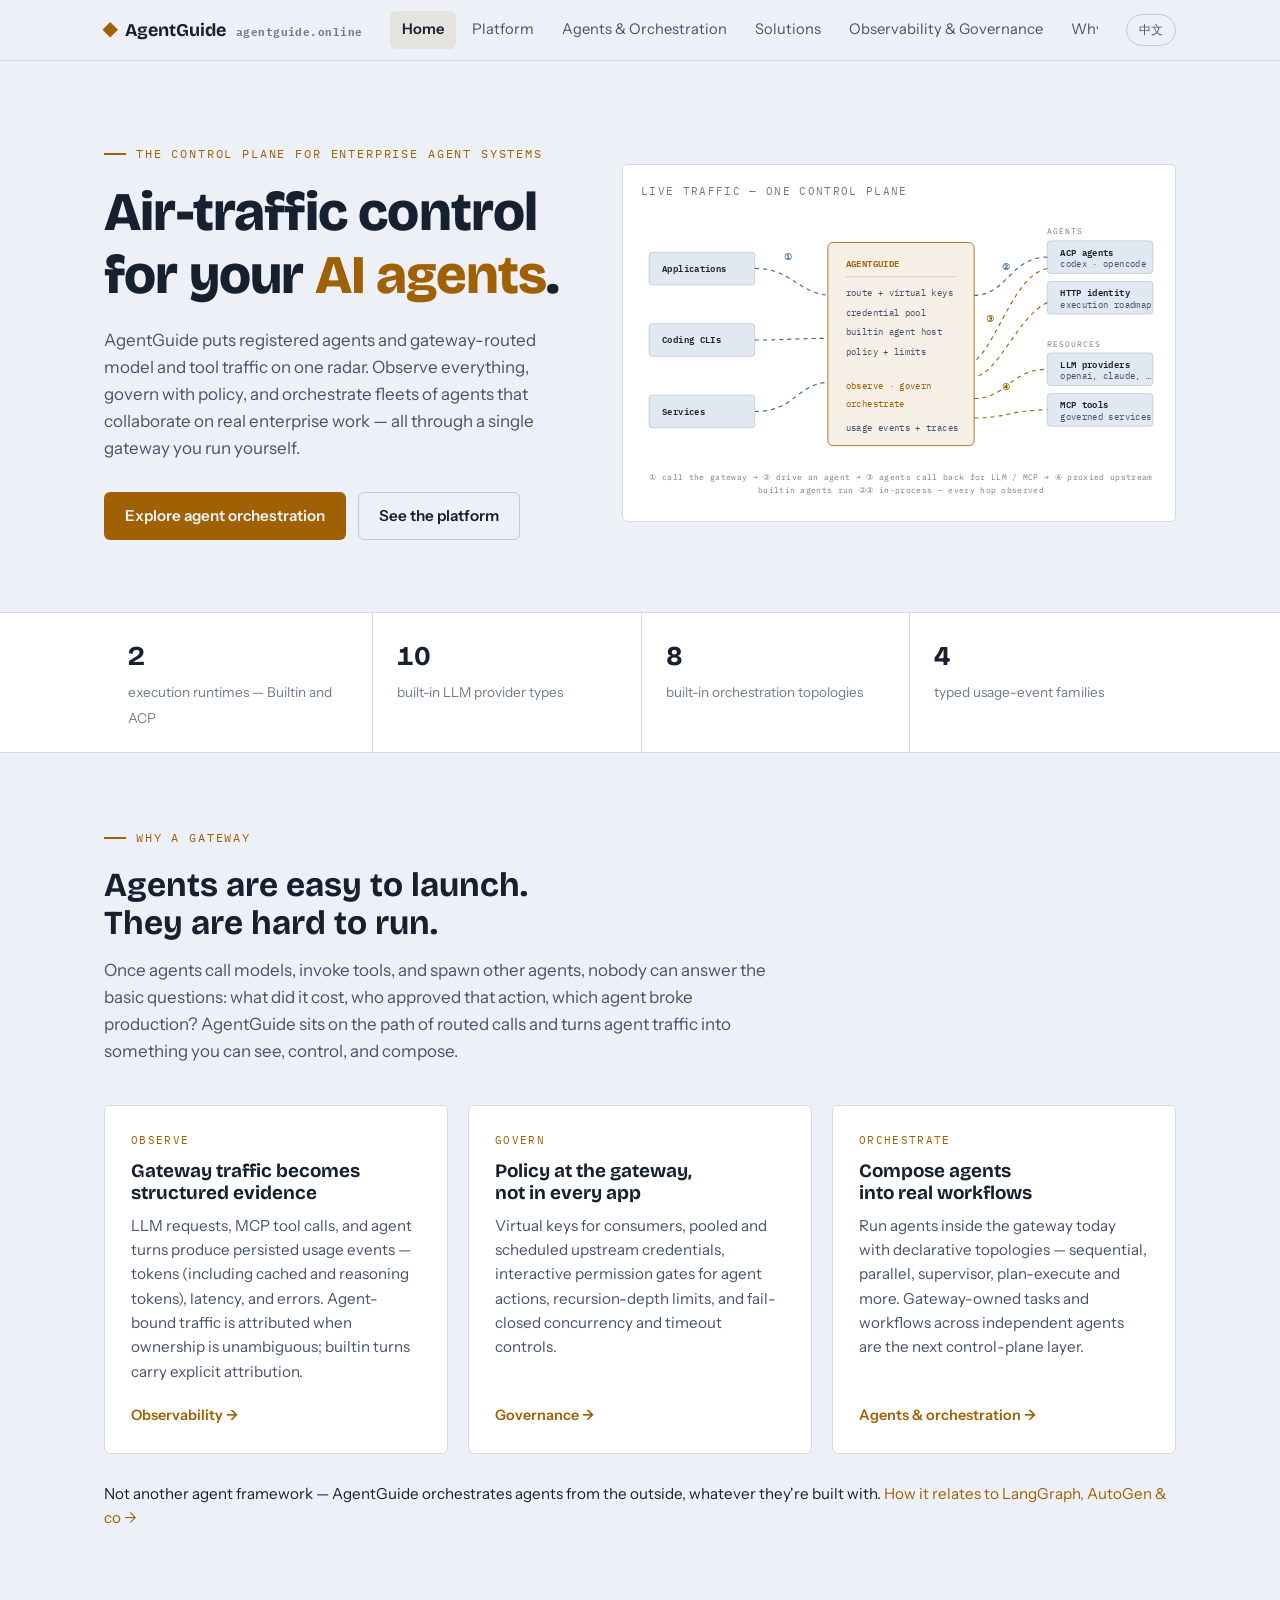
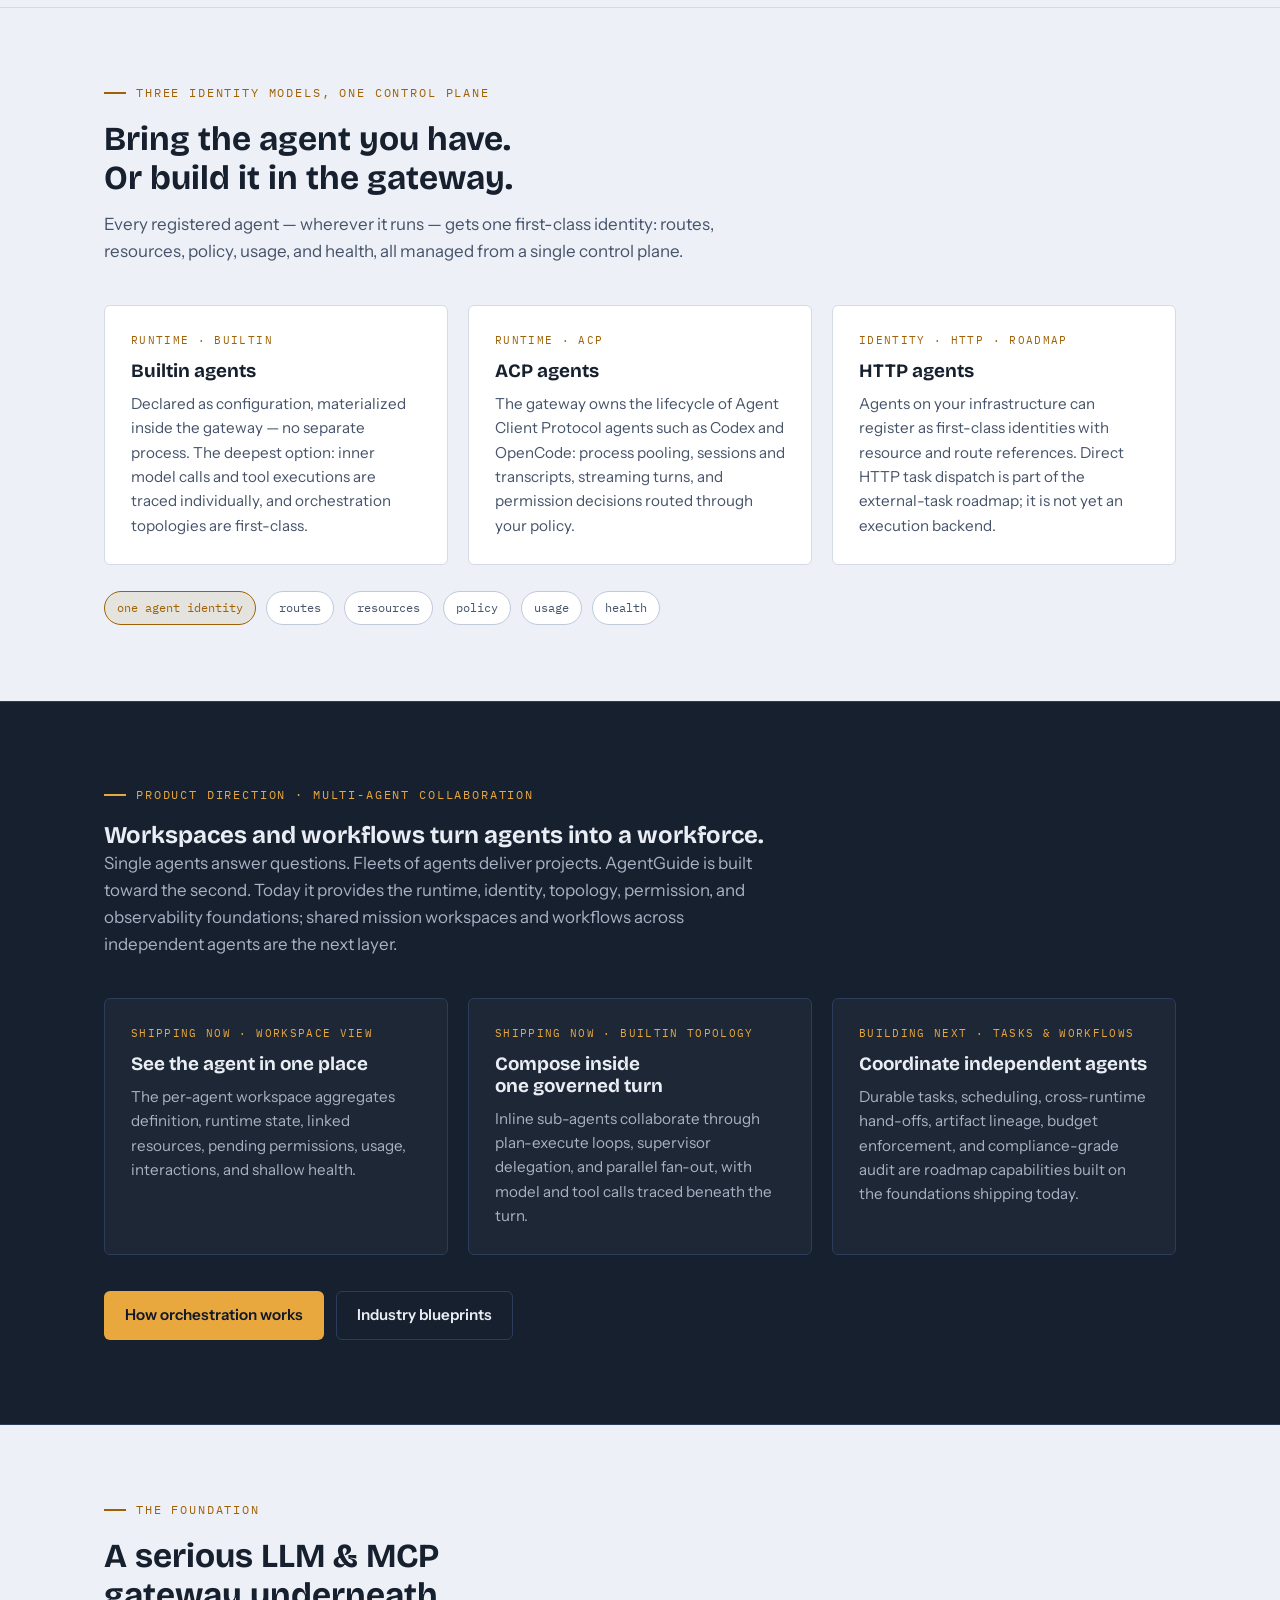
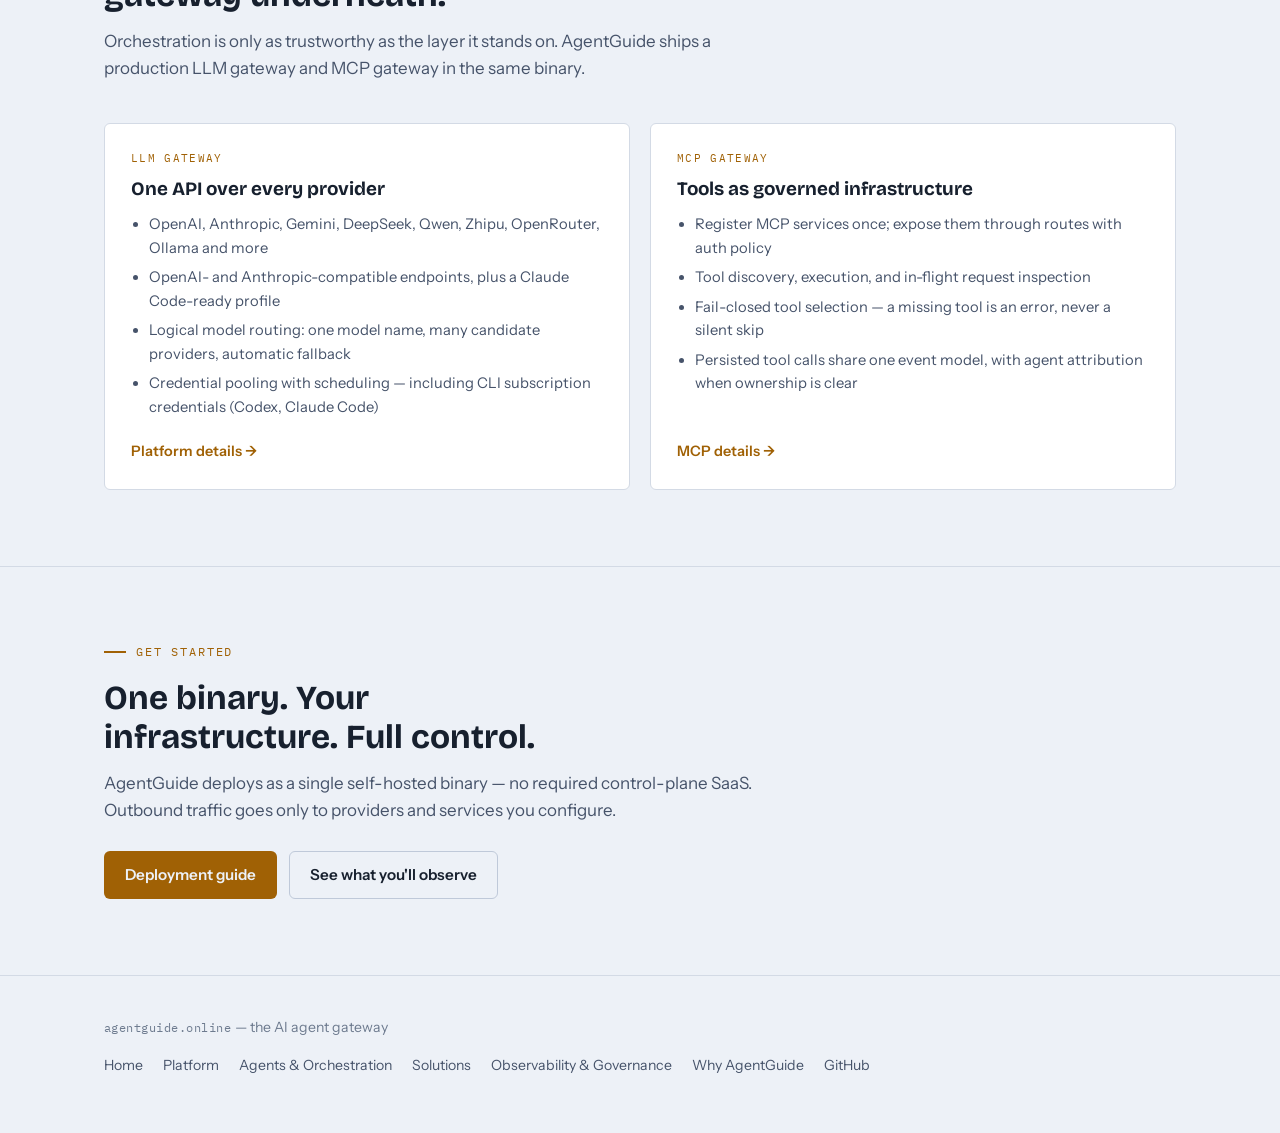
<file: website/index.html>
<!doctype html>
<html lang="en">
<head>
<meta charset="utf-8">
<meta name="viewport" content="width=device-width, initial-scale=1">
<title>AgentGuide — Observe, govern &amp; orchestrate your AI agents</title>
<meta name="description" content="AgentGuide is a self-hosted AI agent gateway with shipping runtime, governance, and observability foundations for LLMs, MCP tools, and agents — plus a roadmap for cross-agent orchestration.">
<link rel="preconnect" href="https://fonts.googleapis.com">
<link rel="preconnect" href="https://fonts.gstatic.com" crossorigin>
<link href="https://fonts.googleapis.com/css2?family=Bricolage+Grotesque:wght@600;700;800&family=Instrument+Sans:ital,wght@0,400;0,500;0,600;1,400&family=IBM+Plex+Mono:wght@400;500&display=swap" rel="stylesheet">
<link rel="alternate" hreflang="en" href="https://agentguide.online/">
<link rel="alternate" hreflang="zh" href="https://agentguide.online/zh/">
<link rel="alternate" hreflang="x-default" href="https://agentguide.online/">
<link rel="stylesheet" href="assets/site.css">
</head>
<body>

<header class="nav">
  <div class="wrap nav-inner">
    <a class="brand" href="index.html">
      <span class="brand-mark" aria-hidden="true"></span>
      AgentGuide
      <span class="brand-domain">agentguide.online</span>
    </a>
    <nav class="nav-links" aria-label="Main">
      <a href="index.html" aria-current="page">Home</a>
      <a href="platform.html">Platform</a>
      <a href="agents.html">Agents &amp; Orchestration</a>
      <a href="solutions.html">Solutions</a>
      <a href="observability.html">Observability &amp; Governance</a>
      <a href="why.html">Why AgentGuide</a>
    </nav>
    <a class="lang-switch" href="zh/index.html" lang="zh" hreflang="zh">中文</a>
  </div>
</header>

<main>

  <section class="hero">
    <div class="wrap hero-grid">
      <div>
        <p class="eyebrow">The control plane for enterprise agent systems</p>
        <h1>Air-traffic control for your <em>AI agents</em>.</h1>
        <p class="lede">
          AgentGuide puts registered agents and gateway-routed model and tool traffic on one radar.
          Observe everything, govern with policy, and orchestrate fleets of agents
          that collaborate on real enterprise work — all through a single gateway
          you run yourself.
        </p>
        <div class="cta-row">
          <a class="btn btn-primary" href="agents.html">Explore agent orchestration</a>
          <a class="btn btn-ghost" href="platform.html">See the platform</a>
        </div>
      </div>
      <div class="diagram-frame">
        <span class="kicker">live traffic — one control plane</span>
        <svg viewBox="0 0 640 360" role="img" aria-label="Diagram: consumers drive builtin and ACP agents through the AgentGuide gateway; HTTP agents are registered identities with execution on the roadmap; agents call back through the gateway for LLM and MCP resources">
          <!-- left: consumers -->
          <rect class="dg-box" x="10" y="52" width="130" height="40" rx="4"></rect>
          <text class="dg-label dg-label-strong" x="26" y="76">Applications</text>
          <rect class="dg-box" x="10" y="140" width="130" height="40" rx="4"></rect>
          <text class="dg-label dg-label-strong" x="26" y="164">Coding CLIs</text>
          <rect class="dg-box" x="10" y="228" width="130" height="40" rx="4"></rect>
          <text class="dg-label dg-label-strong" x="26" y="252">Services</text>

          <!-- center: gateway core -->
          <rect class="dg-core" x="230" y="40" width="180" height="250" rx="6"></rect>
          <text class="dg-label dg-label-accent" x="252" y="70" style="font-weight:600">AGENTGUIDE</text>
          <line x1="252" y1="82" x2="388" y2="82" stroke="currentColor" opacity="0.18"></line>
          <text class="dg-label" x="252" y="106">route + virtual keys</text>
          <text class="dg-label" x="252" y="130">credential pool</text>
          <text class="dg-label" x="252" y="154">builtin agent host</text>
          <text class="dg-label" x="252" y="178">policy + limits</text>
          <text class="dg-label dg-label-accent" x="252" y="220">observe · govern</text>
          <text class="dg-label dg-label-accent" x="252" y="242">orchestrate</text>
          <text class="dg-label" x="252" y="272">usage events + traces</text>

          <!-- right: executable ACP agents plus registered HTTP identities -->
          <text class="dg-label dg-group" x="500" y="30">agents</text>
          <rect class="dg-box" x="500" y="38" width="130" height="40" rx="4"></rect>
          <text class="dg-label dg-label-strong" x="516" y="56">ACP agents</text>
          <text class="dg-label" x="516" y="70">codex · opencode</text>
          <rect class="dg-box" x="500" y="88" width="130" height="40" rx="4"></rect>
          <text class="dg-label dg-label-strong" x="516" y="106">HTTP identity</text>
          <text class="dg-label" x="516" y="120">execution roadmap</text>

          <!-- right: resources — call-back targets -->
          <text class="dg-label dg-group" x="500" y="168">resources</text>
          <rect class="dg-box" x="500" y="176" width="130" height="40" rx="4"></rect>
          <text class="dg-label dg-label-strong" x="516" y="194">LLM providers</text>
          <text class="dg-label" x="516" y="208">openai, claude, …</text>
          <rect class="dg-box" x="500" y="226" width="130" height="40" rx="4"></rect>
          <text class="dg-label dg-label-strong" x="516" y="244">MCP tools</text>
          <text class="dg-label" x="516" y="258">governed services</text>

          <!-- flows ①②: consumers drive agents -->
          <path class="dg-flow" d="M140 72 C 185 72, 190 100, 230 105"></path>
          <path class="dg-flow" d="M140 160 C 185 160, 185 158, 230 158"></path>
          <path class="dg-flow" d="M140 248 C 190 248, 190 215, 230 212"></path>
          <path class="dg-flow" d="M410 105 C 450 105, 455 58, 500 58"></path>
          <!-- flows ③④: agents call back for LLM / MCP -->
          <path class="dg-flow dg-flow-b" d="M500 72 C 460 80, 440 160, 412 185"></path>
          <path class="dg-flow dg-flow-b" d="M500 114 C 465 130, 440 200, 412 205"></path>
          <path class="dg-flow dg-flow-b" d="M410 232 C 450 232, 455 196, 500 196"></path>
          <path class="dg-flow dg-flow-b" d="M410 256 C 450 256, 455 246, 500 246"></path>

          <!-- flow numbers -->
          <text class="dg-num dg-num-a" x="176" y="62">①</text>
          <text class="dg-num dg-num-a" x="444" y="74">②</text>
          <text class="dg-num dg-num-b" x="424" y="138">③</text>
          <text class="dg-num dg-num-b" x="444" y="222">④</text>

          <!-- caption -->
          <text class="dg-label dg-caption" x="320" y="332">① call the gateway → ② drive an agent → ③ agents call back for LLM / MCP → ④ proxied upstream</text>
          <text class="dg-label dg-caption" x="320" y="348">builtin agents run ②③ in-process — every hop observed</text>
        </svg>
      </div>
    </div>
  </section>

  <div class="stat-strip">
    <div class="wrap stat-strip-inner">
      <div class="stat"><b>2</b><span>execution runtimes — Builtin and ACP</span></div>
      <div class="stat"><b>10</b><span>built-in LLM provider types</span></div>
      <div class="stat"><b>8</b><span>built-in orchestration topologies</span></div>
      <div class="stat"><b>4</b><span>typed usage-event families</span></div>
    </div>
  </div>

  <section class="section">
    <div class="wrap">
      <p class="eyebrow">Why a gateway</p>
      <h2>Agents are easy to launch. They are hard to run.</h2>
      <p class="lede">
        Once agents call models, invoke tools, and spawn other agents, nobody can
        answer the basic questions: what did it cost, who approved that action,
        which agent broke production? AgentGuide sits on the path of routed calls
        and turns agent traffic into something you can see, control, and compose.
      </p>
      <div class="card-grid">
        <div class="card">
          <span class="kicker">Observe</span>
          <h3>Gateway traffic becomes structured evidence</h3>
          <p>
            LLM requests, MCP tool calls, and agent turns produce persisted usage
            events — tokens (including cached and reasoning tokens), latency, and
            errors. Agent-bound traffic is attributed when ownership is unambiguous;
            builtin turns carry explicit attribution.
          </p>
          <a class="more" href="observability.html">Observability →</a>
        </div>
        <div class="card">
          <span class="kicker">Govern</span>
          <h3>Policy at the gateway, not in every app</h3>
          <p>
            Virtual keys for consumers, pooled and scheduled upstream credentials,
            interactive permission gates for agent actions, recursion-depth limits,
            and fail-closed concurrency and timeout controls.
          </p>
          <a class="more" href="observability.html#governance">Governance →</a>
        </div>
        <div class="card">
          <span class="kicker">Orchestrate</span>
          <h3>Compose agents into real workflows</h3>
          <p>
            Run agents inside the gateway today with declarative topologies —
            sequential, parallel, supervisor, plan-execute and more. Gateway-owned
            tasks and workflows across independent agents are the next control-plane layer.
          </p>
          <a class="more" href="agents.html">Agents &amp; orchestration →</a>
        </div>
      </div>
      <p style="margin-top: 28px; font-size: 0.95rem;">
        Not another agent framework — AgentGuide orchestrates agents from the
        outside, whatever they're built with.
        <a href="why.html">How it relates to LangGraph, AutoGen &amp; co →</a>
      </p>
    </div>
  </section>

  <section class="section">
    <div class="wrap">
      <p class="eyebrow">Three identity models, one control plane</p>
      <h2>Bring the agent you have. Or build it in the gateway.</h2>
      <p class="lede">
        Every registered agent — wherever it runs — gets one first-class identity: routes,
        resources, policy, usage, and health, all managed from a single control plane.
      </p>
      <div class="card-grid">
        <div class="card">
          <span class="kicker">runtime · builtin</span>
          <h3>Builtin agents</h3>
          <p>
            Declared as configuration, materialized inside the gateway — no separate
            process. The deepest option: inner model calls and tool executions are
            traced individually, and orchestration topologies are first-class.
          </p>
        </div>
        <div class="card">
          <span class="kicker">runtime · acp</span>
          <h3>ACP agents</h3>
          <p>
            The gateway owns the lifecycle of Agent Client Protocol agents such as
            Codex and OpenCode: process pooling, sessions and transcripts, streaming
            turns, and permission decisions routed through your policy.
          </p>
        </div>
        <div class="card">
          <span class="kicker">identity · http · roadmap</span>
          <h3>HTTP agents</h3>
          <p>
            Agents on your infrastructure can register as first-class identities
            with resource and route references. Direct HTTP task dispatch is part
            of the external-task roadmap; it is not yet an execution backend.
          </p>
        </div>
      </div>
      <div class="chip-row">
        <span class="chip chip-accent">one agent identity</span>
        <span class="chip">routes</span>
        <span class="chip">resources</span>
        <span class="chip">policy</span>
        <span class="chip">usage</span>
        <span class="chip">health</span>
      </div>
    </div>
  </section>

  <section class="band">
    <div class="wrap">
      <p class="eyebrow">Product direction · multi-agent collaboration</p>
      <h2>Workspaces and workflows turn agents into a workforce.</h2>
      <p class="lede">
        Single agents answer questions. Fleets of agents deliver projects.
        AgentGuide is built toward the second. Today it provides the runtime,
        identity, topology, permission, and observability foundations; shared mission
        workspaces and workflows across independent agents are the next layer.
      </p>
      <div class="card-grid">
        <div class="card">
          <span class="kicker">shipping now · workspace view</span>
          <h3>See the agent in one place</h3>
          <p>
            The per-agent workspace aggregates definition, runtime state, linked
            resources, pending permissions, usage, interactions, and shallow health.
          </p>
        </div>
        <div class="card">
          <span class="kicker">shipping now · builtin topology</span>
          <h3>Compose inside one governed turn</h3>
          <p>
            Inline sub-agents collaborate through plan-execute loops, supervisor
            delegation, and parallel fan-out, with model and tool calls traced
            beneath the turn.
          </p>
        </div>
        <div class="card">
          <span class="kicker">building next · tasks &amp; workflows</span>
          <h3>Coordinate independent agents</h3>
          <p>
            Durable tasks, scheduling, cross-runtime hand-offs, artifact lineage,
            budget enforcement, and compliance-grade audit are roadmap capabilities
            built on the foundations shipping today.
          </p>
        </div>
      </div>
      <div class="cta-row" style="margin-top: 36px;">
        <a class="btn btn-primary" href="agents.html#orchestration">How orchestration works</a>
        <a class="btn btn-ghost" href="solutions.html">Industry blueprints</a>
      </div>
    </div>
  </section>

  <section class="section">
    <div class="wrap">
      <p class="eyebrow">The foundation</p>
      <h2>A serious LLM &amp; MCP gateway underneath.</h2>
      <p class="lede">
        Orchestration is only as trustworthy as the layer it stands on. AgentGuide
        ships a production LLM gateway and MCP gateway in the same binary.
      </p>
      <div class="card-grid cols-2">
        <div class="card">
          <span class="kicker">llm gateway</span>
          <h3>One API over every provider</h3>
          <ul>
            <li>OpenAI, Anthropic, Gemini, DeepSeek, Qwen, Zhipu, OpenRouter, Ollama and more</li>
            <li>OpenAI- and Anthropic-compatible endpoints, plus a Claude Code-ready profile</li>
            <li>Logical model routing: one model name, many candidate providers, automatic fallback</li>
            <li>Credential pooling with scheduling — including CLI subscription credentials (Codex, Claude Code)</li>
          </ul>
          <a class="more" href="platform.html">Platform details →</a>
        </div>
        <div class="card">
          <span class="kicker">mcp gateway</span>
          <h3>Tools as governed infrastructure</h3>
          <ul>
            <li>Register MCP services once; expose them through routes with auth policy</li>
            <li>Tool discovery, execution, and in-flight request inspection</li>
            <li>Fail-closed tool selection — a missing tool is an error, never a silent skip</li>
            <li>Persisted tool calls share one event model, with agent attribution when ownership is clear</li>
          </ul>
          <a class="more" href="platform.html#mcp">MCP details →</a>
        </div>
      </div>
    </div>
  </section>

  <section class="section cta-final">
    <div class="wrap">
      <p class="eyebrow">Get started</p>
      <h2>One binary. Your infrastructure. Full control.</h2>
      <p class="lede">
        AgentGuide deploys as a single self-hosted binary — no required control-plane
        SaaS. Outbound traffic goes only to providers and services you configure.
      </p>
      <div class="cta-row">
        <a class="btn btn-primary" href="platform.html#deploy">Deployment guide</a>
        <a class="btn btn-ghost" href="observability.html">See what you'll observe</a>
      </div>
    </div>
  </section>

</main>

<footer>
  <div class="wrap footer-inner">
    <div>
      <span class="footer-domain">agentguide.online</span> — the AI agent gateway
    </div>
    <nav class="footer-links" aria-label="Footer">
      <a href="index.html">Home</a>
      <a href="platform.html">Platform</a>
      <a href="agents.html">Agents &amp; Orchestration</a>
      <a href="solutions.html">Solutions</a>
      <a href="observability.html">Observability &amp; Governance</a>
      <a href="why.html">Why AgentGuide</a>
      <a href="https://github.com/agent-guide/agent-gateway">GitHub</a>
    </nav>
  </div>
</footer>

</body>
</html>
</file>
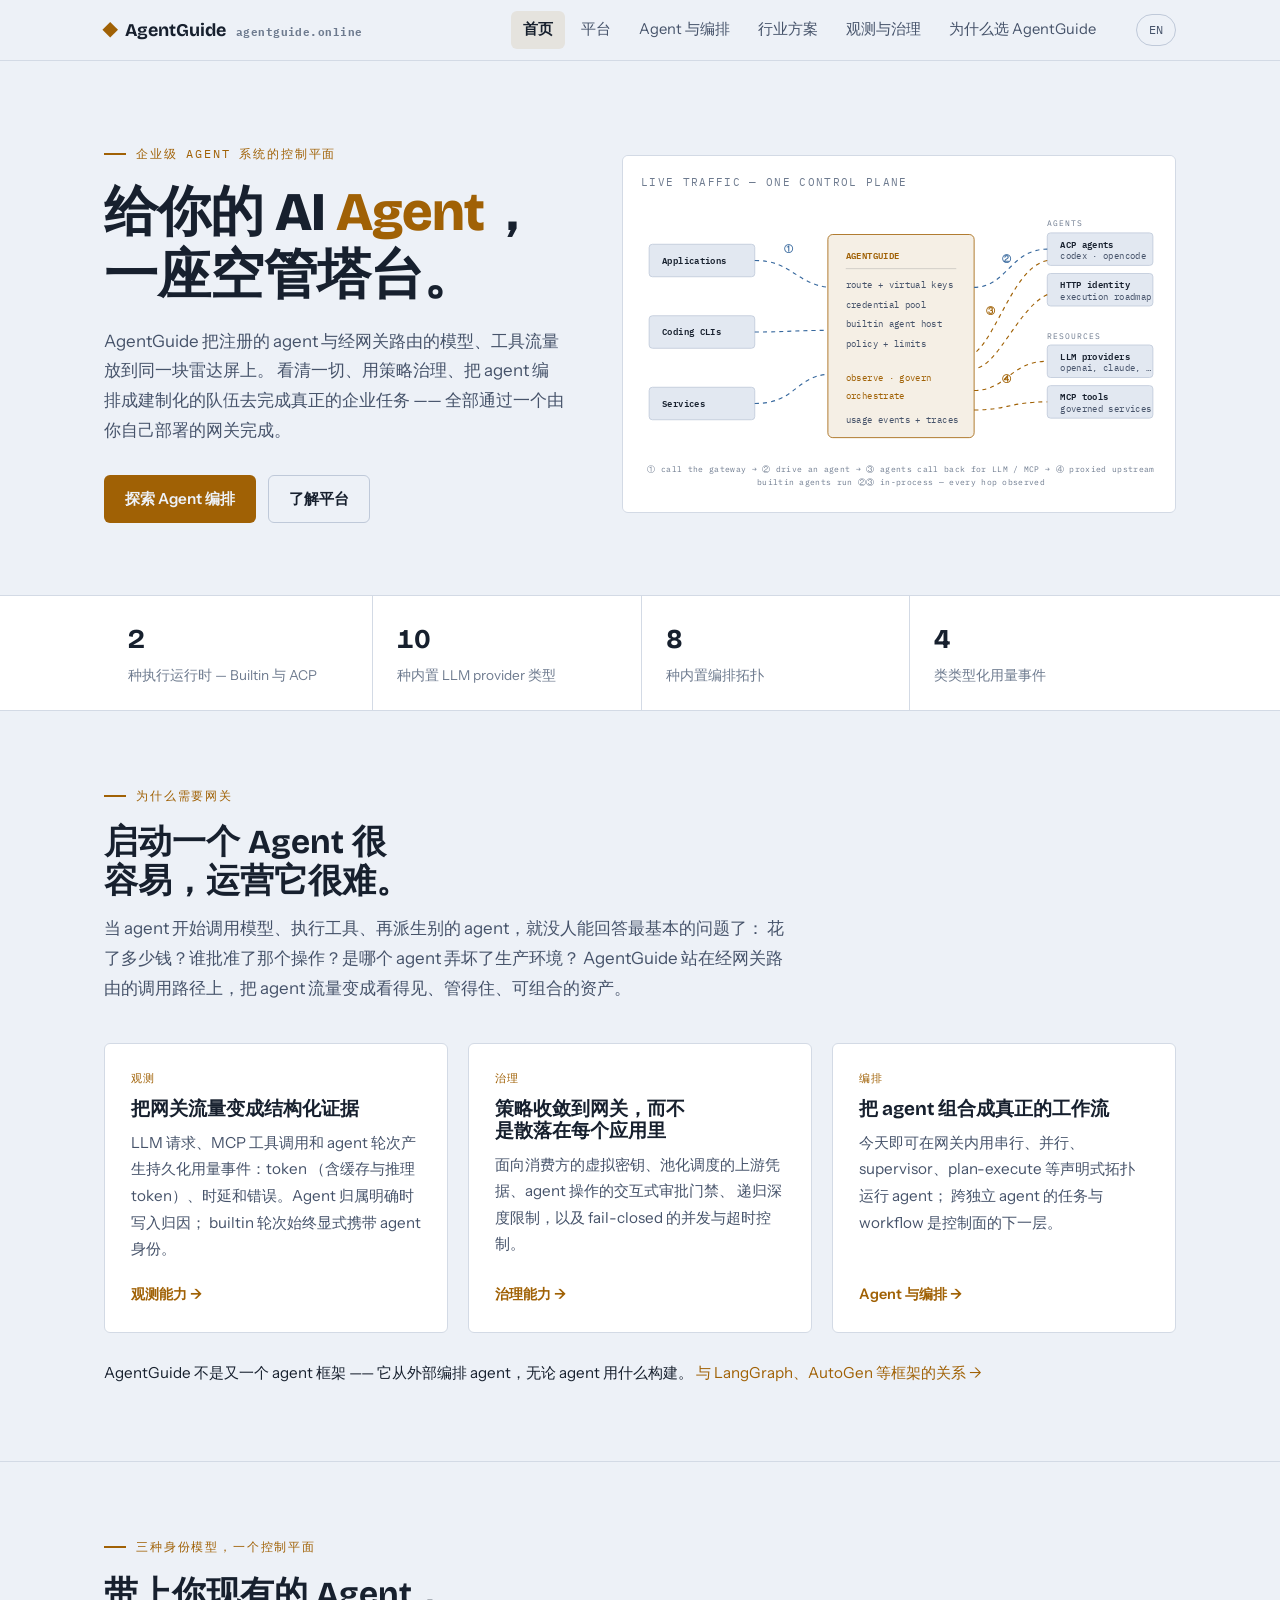
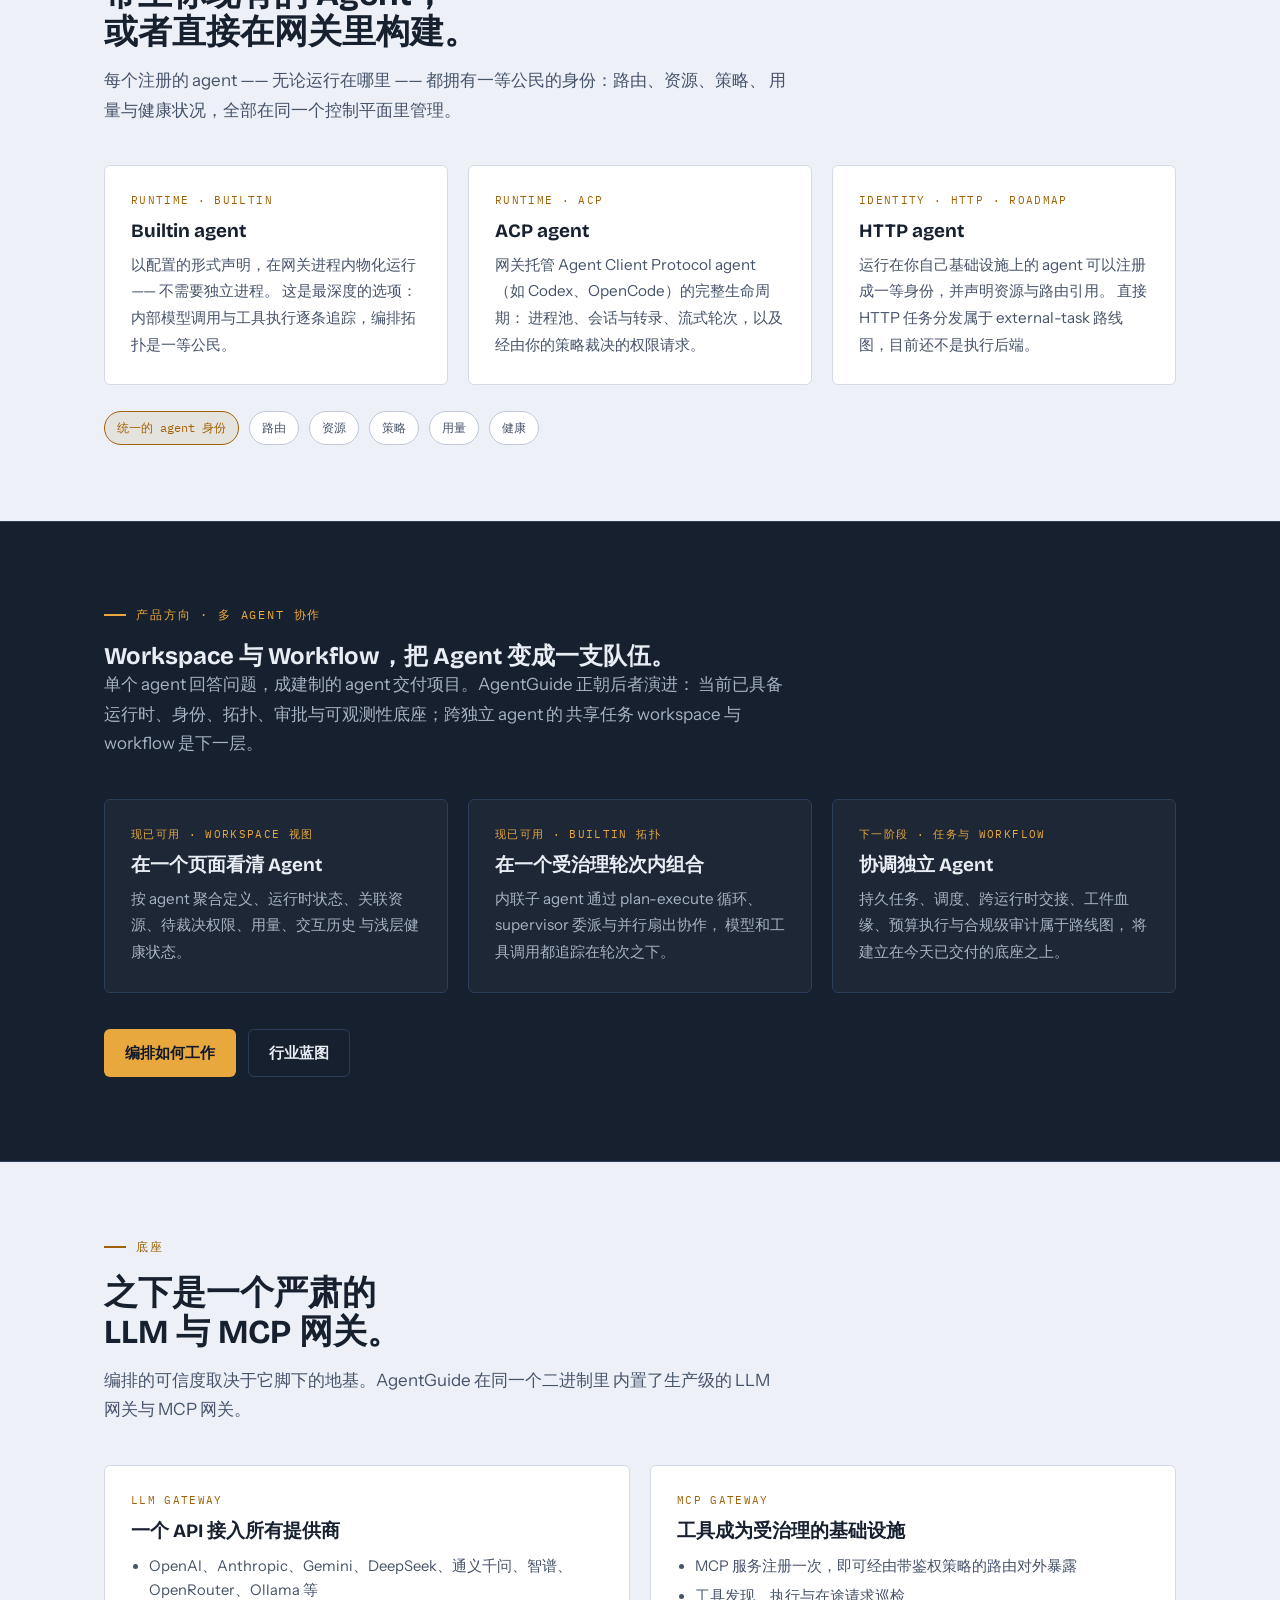
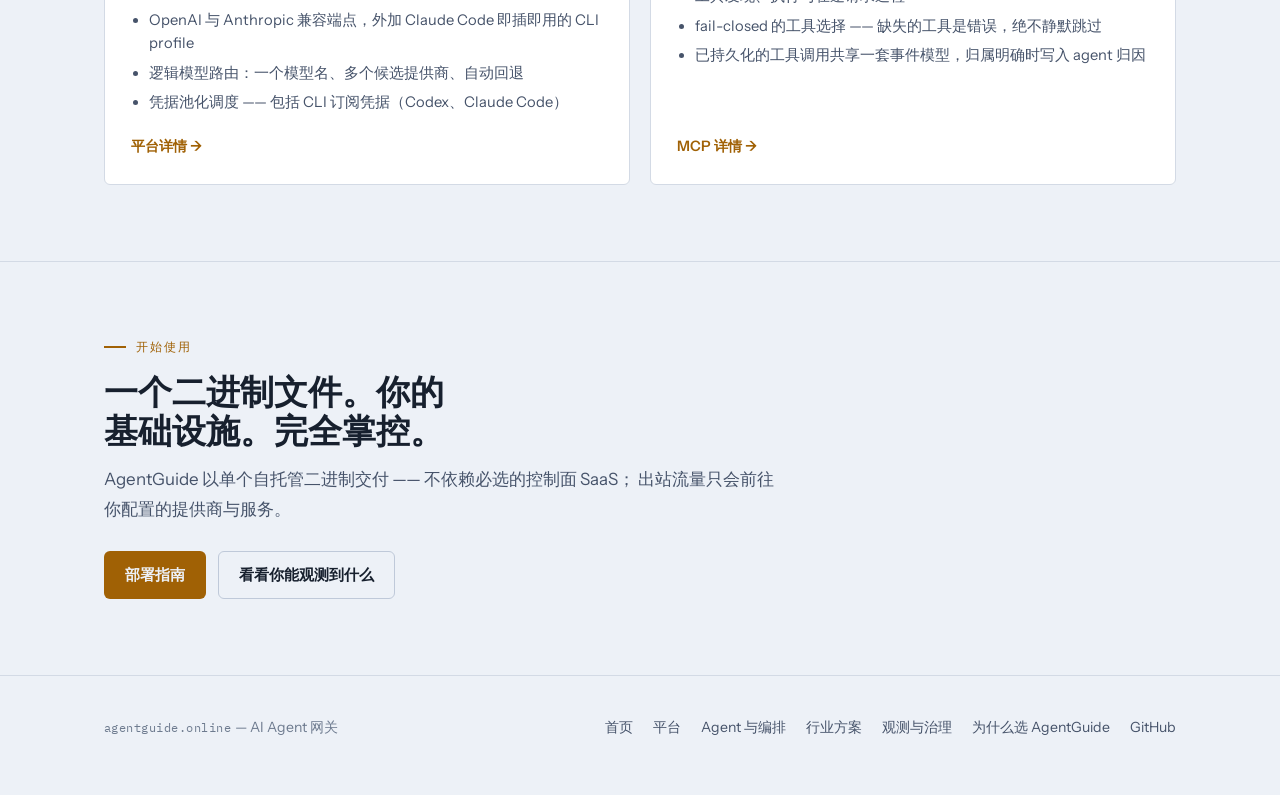
<file: website/zh/index.html>
<!doctype html>
<html lang="zh-CN">
<head>
<meta charset="utf-8">
<meta name="viewport" content="width=device-width, initial-scale=1">
<title>AgentGuide — AI Agent 的观测、治理与编排</title>
<meta name="description" content="AgentGuide 是自托管的 AI Agent 网关，为 LLM、MCP 工具与 agent 提供已交付的运行时、治理和可观测性底座，并规划跨 Agent 编排能力。">
<link rel="preconnect" href="https://fonts.googleapis.com">
<link rel="preconnect" href="https://fonts.gstatic.com" crossorigin>
<link href="https://fonts.googleapis.com/css2?family=Bricolage+Grotesque:wght@600;700;800&family=Instrument+Sans:ital,wght@0,400;0,500;0,600;1,400&family=IBM+Plex+Mono:wght@400;500&display=swap" rel="stylesheet">
<link rel="alternate" hreflang="en" href="https://agentguide.online/">
<link rel="alternate" hreflang="zh" href="https://agentguide.online/zh/">
<link rel="alternate" hreflang="x-default" href="https://agentguide.online/">
<link rel="stylesheet" href="../assets/site.css">
</head>
<body>

<header class="nav">
  <div class="wrap nav-inner">
    <a class="brand" href="index.html">
      <span class="brand-mark" aria-hidden="true"></span>
      AgentGuide
      <span class="brand-domain">agentguide.online</span>
    </a>
    <nav class="nav-links" aria-label="主导航">
      <a href="index.html" aria-current="page">首页</a>
      <a href="platform.html">平台</a>
      <a href="agents.html">Agent 与编排</a>
      <a href="solutions.html">行业方案</a>
      <a href="observability.html">观测与治理</a>
      <a href="why.html">为什么选 AgentGuide</a>
    </nav>
    <a class="lang-switch" href="../index.html" lang="en" hreflang="en">EN</a>
  </div>
</header>

<main>

  <section class="hero">
    <div class="wrap hero-grid">
      <div>
        <p class="eyebrow">企业级 Agent 系统的控制平面</p>
        <h1>给你的 AI <em>Agent</em>，一座空管塔台。</h1>
        <p class="lede">
          AgentGuide 把注册的 agent 与经网关路由的模型、工具流量放到同一块雷达屏上。
          看清一切、用策略治理、把 agent 编排成建制化的队伍去完成真正的企业任务
          —— 全部通过一个由你自己部署的网关完成。
        </p>
        <div class="cta-row">
          <a class="btn btn-primary" href="agents.html">探索 Agent 编排</a>
          <a class="btn btn-ghost" href="platform.html">了解平台</a>
        </div>
      </div>
      <div class="diagram-frame">
        <span class="kicker">live traffic — one control plane</span>
        <svg viewBox="0 0 640 360" role="img" aria-label="示意图：消费方经 AgentGuide 网关驱动 builtin 与 ACP agent；HTTP agent 当前是已注册身份，执行仍在路线图上；agent 再经网关回调 LLM 与 MCP 资源">
          <!-- left: consumers -->
          <rect class="dg-box" x="10" y="52" width="130" height="40" rx="4"></rect>
          <text class="dg-label dg-label-strong" x="26" y="76">Applications</text>
          <rect class="dg-box" x="10" y="140" width="130" height="40" rx="4"></rect>
          <text class="dg-label dg-label-strong" x="26" y="164">Coding CLIs</text>
          <rect class="dg-box" x="10" y="228" width="130" height="40" rx="4"></rect>
          <text class="dg-label dg-label-strong" x="26" y="252">Services</text>

          <!-- center: gateway core -->
          <rect class="dg-core" x="230" y="40" width="180" height="250" rx="6"></rect>
          <text class="dg-label dg-label-accent" x="252" y="70" style="font-weight:600">AGENTGUIDE</text>
          <line x1="252" y1="82" x2="388" y2="82" stroke="currentColor" opacity="0.18"></line>
          <text class="dg-label" x="252" y="106">route + virtual keys</text>
          <text class="dg-label" x="252" y="130">credential pool</text>
          <text class="dg-label" x="252" y="154">builtin agent host</text>
          <text class="dg-label" x="252" y="178">policy + limits</text>
          <text class="dg-label dg-label-accent" x="252" y="220">observe · govern</text>
          <text class="dg-label dg-label-accent" x="252" y="242">orchestrate</text>
          <text class="dg-label" x="252" y="272">usage events + traces</text>

          <!-- right: executable ACP agents plus registered HTTP identities -->
          <text class="dg-label dg-group" x="500" y="30">agents</text>
          <rect class="dg-box" x="500" y="38" width="130" height="40" rx="4"></rect>
          <text class="dg-label dg-label-strong" x="516" y="56">ACP agents</text>
          <text class="dg-label" x="516" y="70">codex · opencode</text>
          <rect class="dg-box" x="500" y="88" width="130" height="40" rx="4"></rect>
          <text class="dg-label dg-label-strong" x="516" y="106">HTTP identity</text>
          <text class="dg-label" x="516" y="120">execution roadmap</text>

          <!-- right: resources — call-back targets -->
          <text class="dg-label dg-group" x="500" y="168">resources</text>
          <rect class="dg-box" x="500" y="176" width="130" height="40" rx="4"></rect>
          <text class="dg-label dg-label-strong" x="516" y="194">LLM providers</text>
          <text class="dg-label" x="516" y="208">openai, claude, …</text>
          <rect class="dg-box" x="500" y="226" width="130" height="40" rx="4"></rect>
          <text class="dg-label dg-label-strong" x="516" y="244">MCP tools</text>
          <text class="dg-label" x="516" y="258">governed services</text>

          <!-- flows ①②: consumers drive agents -->
          <path class="dg-flow" d="M140 72 C 185 72, 190 100, 230 105"></path>
          <path class="dg-flow" d="M140 160 C 185 160, 185 158, 230 158"></path>
          <path class="dg-flow" d="M140 248 C 190 248, 190 215, 230 212"></path>
          <path class="dg-flow" d="M410 105 C 450 105, 455 58, 500 58"></path>
          <!-- flows ③④: agents call back for LLM / MCP -->
          <path class="dg-flow dg-flow-b" d="M500 72 C 460 80, 440 160, 412 185"></path>
          <path class="dg-flow dg-flow-b" d="M500 114 C 465 130, 440 200, 412 205"></path>
          <path class="dg-flow dg-flow-b" d="M410 232 C 450 232, 455 196, 500 196"></path>
          <path class="dg-flow dg-flow-b" d="M410 256 C 450 256, 455 246, 500 246"></path>

          <!-- flow numbers -->
          <text class="dg-num dg-num-a" x="176" y="62">①</text>
          <text class="dg-num dg-num-a" x="444" y="74">②</text>
          <text class="dg-num dg-num-b" x="424" y="138">③</text>
          <text class="dg-num dg-num-b" x="444" y="222">④</text>

          <!-- caption -->
          <text class="dg-label dg-caption" x="320" y="332">① call the gateway → ② drive an agent → ③ agents call back for LLM / MCP → ④ proxied upstream</text>
          <text class="dg-label dg-caption" x="320" y="348">builtin agents run ②③ in-process — every hop observed</text>
        </svg>
      </div>
    </div>
  </section>

  <div class="stat-strip">
    <div class="wrap stat-strip-inner">
      <div class="stat"><b>2</b><span>种执行运行时 — Builtin 与 ACP</span></div>
      <div class="stat"><b>10</b><span>种内置 LLM provider 类型</span></div>
      <div class="stat"><b>8</b><span>种内置编排拓扑</span></div>
      <div class="stat"><b>4</b><span>类类型化用量事件</span></div>
    </div>
  </div>

  <section class="section">
    <div class="wrap">
      <p class="eyebrow">为什么需要网关</p>
      <h2>启动一个 Agent 很容易，运营它很难。</h2>
      <p class="lede">
        当 agent 开始调用模型、执行工具、再派生别的 agent，就没人能回答最基本的问题了：
        花了多少钱？谁批准了那个操作？是哪个 agent 弄坏了生产环境？
        AgentGuide 站在经网关路由的调用路径上，把 agent 流量变成看得见、管得住、可组合的资产。
      </p>
      <div class="card-grid">
        <div class="card">
          <span class="kicker">观测</span>
          <h3>把网关流量变成结构化证据</h3>
          <p>
            LLM 请求、MCP 工具调用和 agent 轮次产生持久化用量事件：token
            （含缓存与推理 token）、时延和错误。Agent 归属明确时写入归因；
            builtin 轮次始终显式携带 agent 身份。
          </p>
          <a class="more" href="observability.html">观测能力 →</a>
        </div>
        <div class="card">
          <span class="kicker">治理</span>
          <h3>策略收敛到网关，而不是散落在每个应用里</h3>
          <p>
            面向消费方的虚拟密钥、池化调度的上游凭据、agent 操作的交互式审批门禁、
            递归深度限制，以及 fail-closed 的并发与超时控制。
          </p>
          <a class="more" href="observability.html#governance">治理能力 →</a>
        </div>
        <div class="card">
          <span class="kicker">编排</span>
          <h3>把 agent 组合成真正的工作流</h3>
          <p>
            今天即可在网关内用串行、并行、supervisor、plan-execute 等声明式拓扑运行 agent；
            跨独立 agent 的任务与 workflow 是控制面的下一层。
          </p>
          <a class="more" href="agents.html">Agent 与编排 →</a>
        </div>
      </div>
      <p style="margin-top: 28px; font-size: 0.95rem;">
        AgentGuide 不是又一个 agent 框架 —— 它从外部编排 agent，无论 agent 用什么构建。
        <a href="why.html">与 LangGraph、AutoGen 等框架的关系 →</a>
      </p>
    </div>
  </section>

  <section class="section">
    <div class="wrap">
      <p class="eyebrow">三种身份模型，一个控制平面</p>
      <h2>带上你现有的 Agent，或者直接在网关里构建。</h2>
      <p class="lede">
        每个注册的 agent —— 无论运行在哪里 —— 都拥有一等公民的身份：路由、资源、策略、
        用量与健康状况，全部在同一个控制平面里管理。
      </p>
      <div class="card-grid">
        <div class="card">
          <span class="kicker">runtime · builtin</span>
          <h3>Builtin agent</h3>
          <p>
            以配置的形式声明，在网关进程内物化运行 —— 不需要独立进程。
            这是最深度的选项：内部模型调用与工具执行逐条追踪，编排拓扑是一等公民。
          </p>
        </div>
        <div class="card">
          <span class="kicker">runtime · acp</span>
          <h3>ACP agent</h3>
          <p>
            网关托管 Agent Client Protocol agent（如 Codex、OpenCode）的完整生命周期：
            进程池、会话与转录、流式轮次，以及经由你的策略裁决的权限请求。
          </p>
        </div>
        <div class="card">
          <span class="kicker">identity · http · roadmap</span>
          <h3>HTTP agent</h3>
          <p>
            运行在你自己基础设施上的 agent 可以注册成一等身份，并声明资源与路由引用。
            直接 HTTP 任务分发属于 external-task 路线图，目前还不是执行后端。
          </p>
        </div>
      </div>
      <div class="chip-row">
        <span class="chip chip-accent">统一的 agent 身份</span>
        <span class="chip">路由</span>
        <span class="chip">资源</span>
        <span class="chip">策略</span>
        <span class="chip">用量</span>
        <span class="chip">健康</span>
      </div>
    </div>
  </section>

  <section class="band">
    <div class="wrap">
      <p class="eyebrow">产品方向 · 多 Agent 协作</p>
      <h2>Workspace 与 Workflow，把 Agent 变成一支队伍。</h2>
      <p class="lede">
        单个 agent 回答问题，成建制的 agent 交付项目。AgentGuide 正朝后者演进：
        当前已具备运行时、身份、拓扑、审批与可观测性底座；跨独立 agent 的
        共享任务 workspace 与 workflow 是下一层。
      </p>
      <div class="card-grid">
        <div class="card">
          <span class="kicker">现已可用 · workspace 视图</span>
          <h3>在一个页面看清 Agent</h3>
          <p>
            按 agent 聚合定义、运行时状态、关联资源、待裁决权限、用量、交互历史
            与浅层健康状态。
          </p>
        </div>
        <div class="card">
          <span class="kicker">现已可用 · builtin 拓扑</span>
          <h3>在一个受治理轮次内组合</h3>
          <p>
            内联子 agent 通过 plan-execute 循环、supervisor 委派与并行扇出协作，
            模型和工具调用都追踪在轮次之下。
          </p>
        </div>
        <div class="card">
          <span class="kicker">下一阶段 · 任务与 workflow</span>
          <h3>协调独立 Agent</h3>
          <p>
            持久任务、调度、跨运行时交接、工件血缘、预算执行与合规级审计属于路线图，
            将建立在今天已交付的底座之上。
          </p>
        </div>
      </div>
      <div class="cta-row" style="margin-top: 36px;">
        <a class="btn btn-primary" href="agents.html#orchestration">编排如何工作</a>
        <a class="btn btn-ghost" href="solutions.html">行业蓝图</a>
      </div>
    </div>
  </section>

  <section class="section">
    <div class="wrap">
      <p class="eyebrow">底座</p>
      <h2>之下是一个严肃的 LLM 与 MCP 网关。</h2>
      <p class="lede">
        编排的可信度取决于它脚下的地基。AgentGuide 在同一个二进制里
        内置了生产级的 LLM 网关与 MCP 网关。
      </p>
      <div class="card-grid cols-2">
        <div class="card">
          <span class="kicker">llm gateway</span>
          <h3>一个 API 接入所有提供商</h3>
          <ul>
            <li>OpenAI、Anthropic、Gemini、DeepSeek、通义千问、智谱、OpenRouter、Ollama 等</li>
            <li>OpenAI 与 Anthropic 兼容端点，外加 Claude Code 即插即用的 CLI profile</li>
            <li>逻辑模型路由：一个模型名、多个候选提供商、自动回退</li>
            <li>凭据池化调度 —— 包括 CLI 订阅凭据（Codex、Claude Code）</li>
          </ul>
          <a class="more" href="platform.html">平台详情 →</a>
        </div>
        <div class="card">
          <span class="kicker">mcp gateway</span>
          <h3>工具成为受治理的基础设施</h3>
          <ul>
            <li>MCP 服务注册一次，即可经由带鉴权策略的路由对外暴露</li>
            <li>工具发现、执行与在途请求巡检</li>
            <li>fail-closed 的工具选择 —— 缺失的工具是错误，绝不静默跳过</li>
            <li>已持久化的工具调用共享一套事件模型，归属明确时写入 agent 归因</li>
          </ul>
          <a class="more" href="platform.html#mcp">MCP 详情 →</a>
        </div>
      </div>
    </div>
  </section>

  <section class="section cta-final">
    <div class="wrap">
      <p class="eyebrow">开始使用</p>
      <h2>一个二进制文件。你的基础设施。完全掌控。</h2>
      <p class="lede">
        AgentGuide 以单个自托管二进制交付 —— 不依赖必选的控制面 SaaS；
        出站流量只会前往你配置的提供商与服务。
      </p>
      <div class="cta-row">
        <a class="btn btn-primary" href="platform.html#deploy">部署指南</a>
        <a class="btn btn-ghost" href="observability.html">看看你能观测到什么</a>
      </div>
    </div>
  </section>

</main>

<footer>
  <div class="wrap footer-inner">
    <div>
      <span class="footer-domain">agentguide.online</span> — AI Agent 网关
    </div>
    <nav class="footer-links" aria-label="页脚导航">
      <a href="index.html">首页</a>
      <a href="platform.html">平台</a>
      <a href="agents.html">Agent 与编排</a>
      <a href="solutions.html">行业方案</a>
      <a href="observability.html">观测与治理</a>
      <a href="why.html">为什么选 AgentGuide</a>
      <a href="https://github.com/agent-guide/agent-gateway">GitHub</a>
    </nav>
  </div>
</footer>

</body>
</html>
</file>
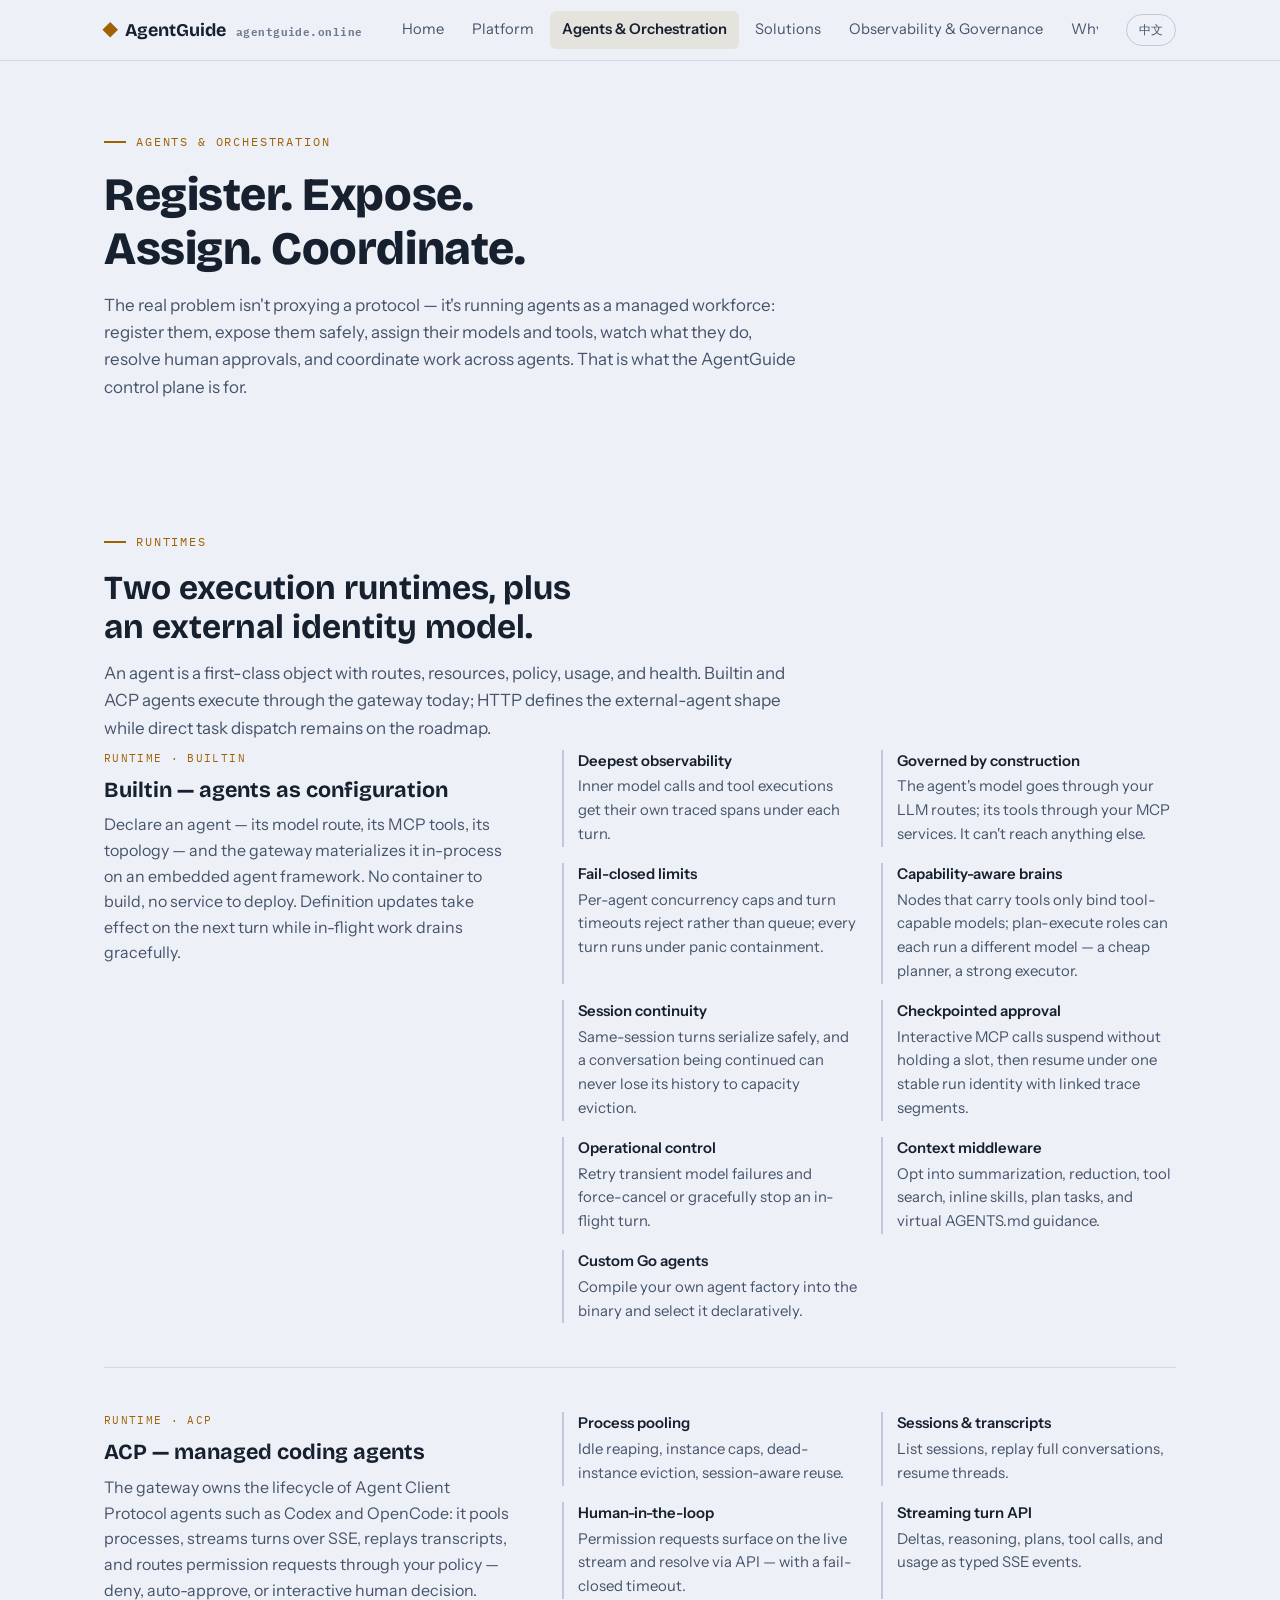
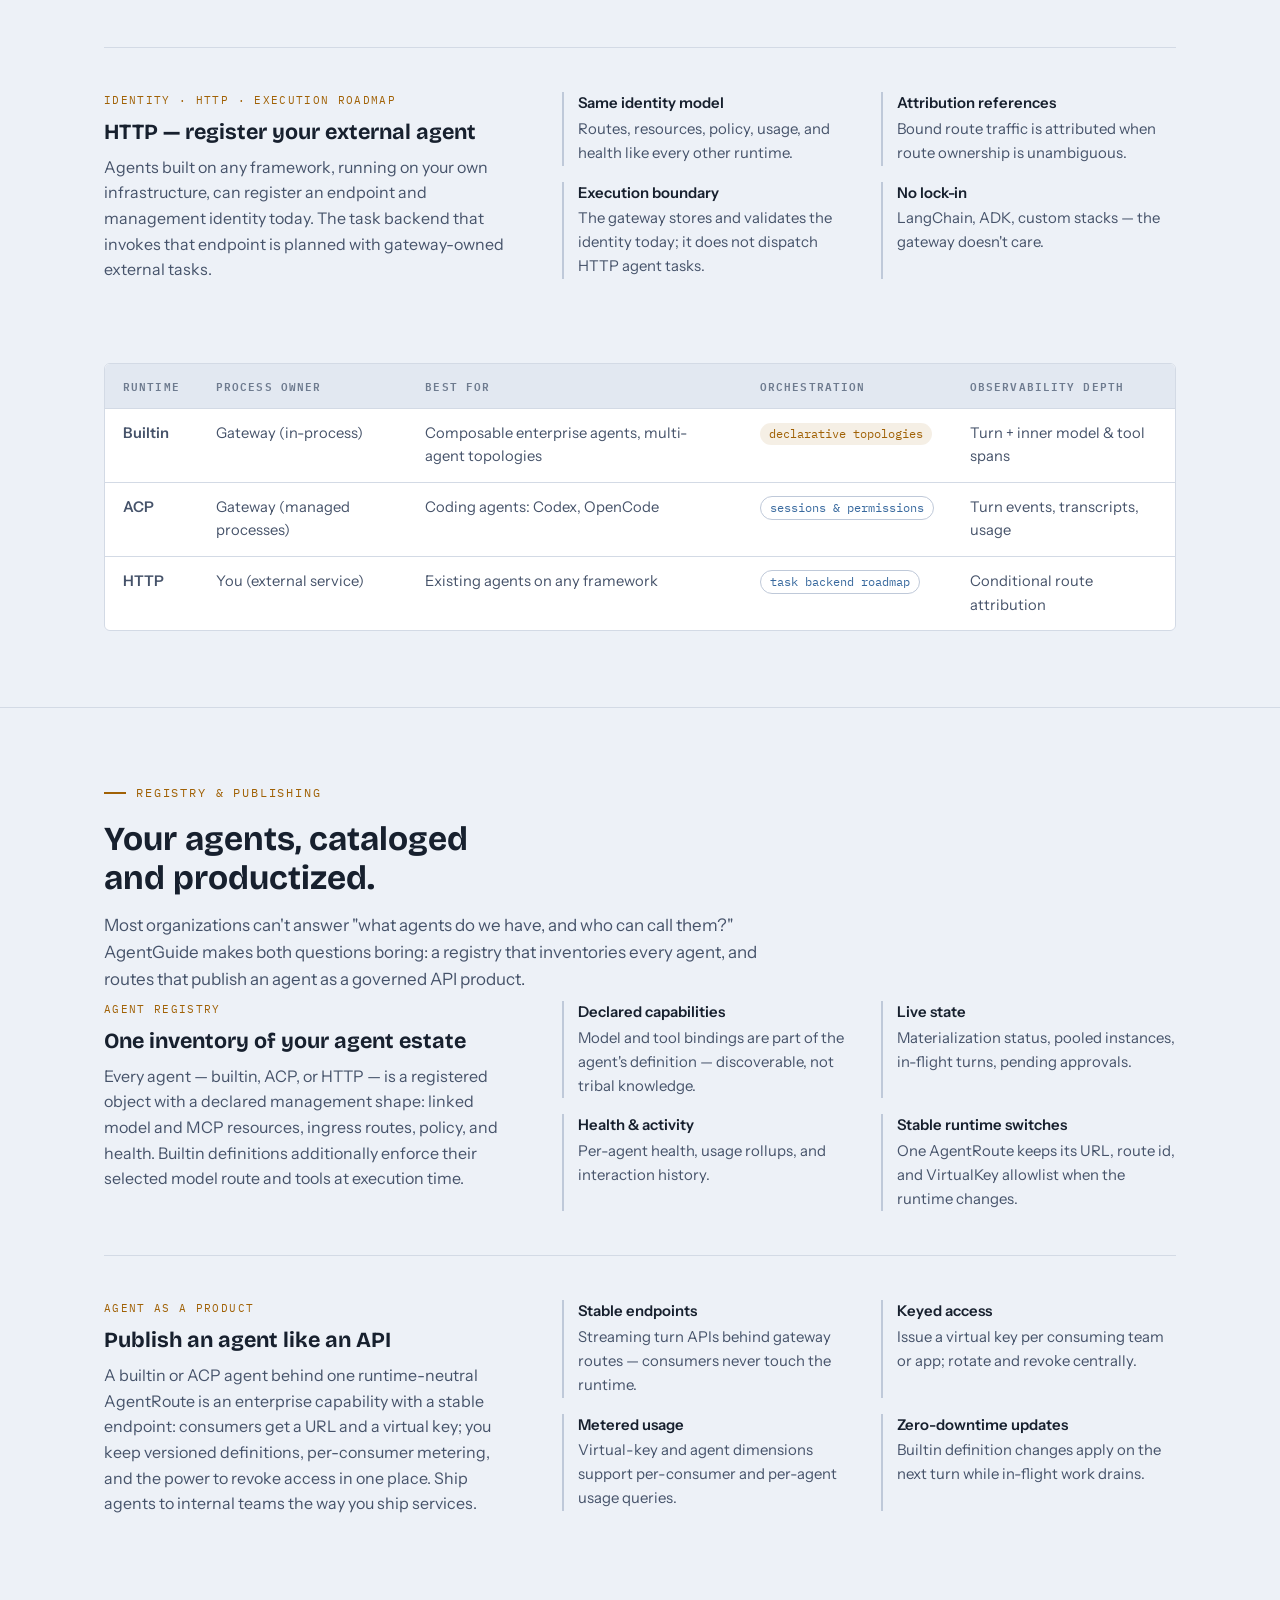
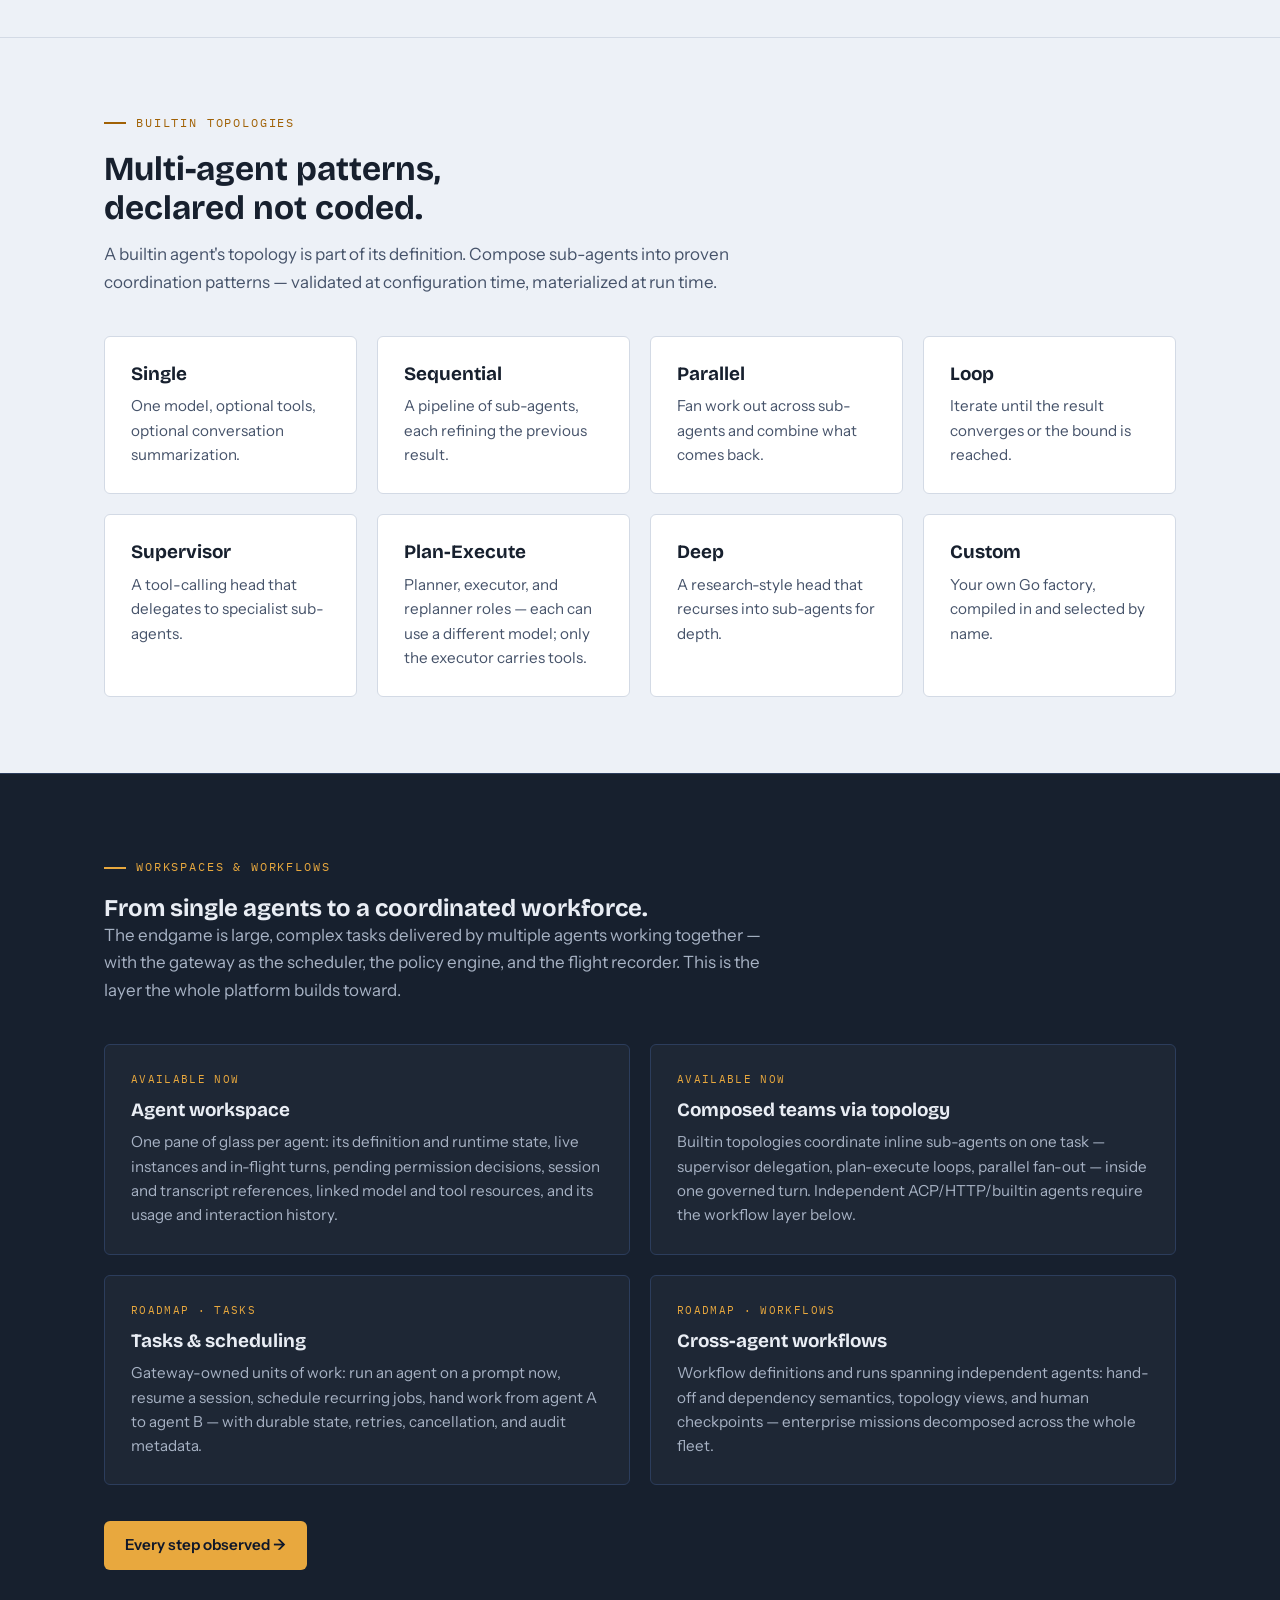
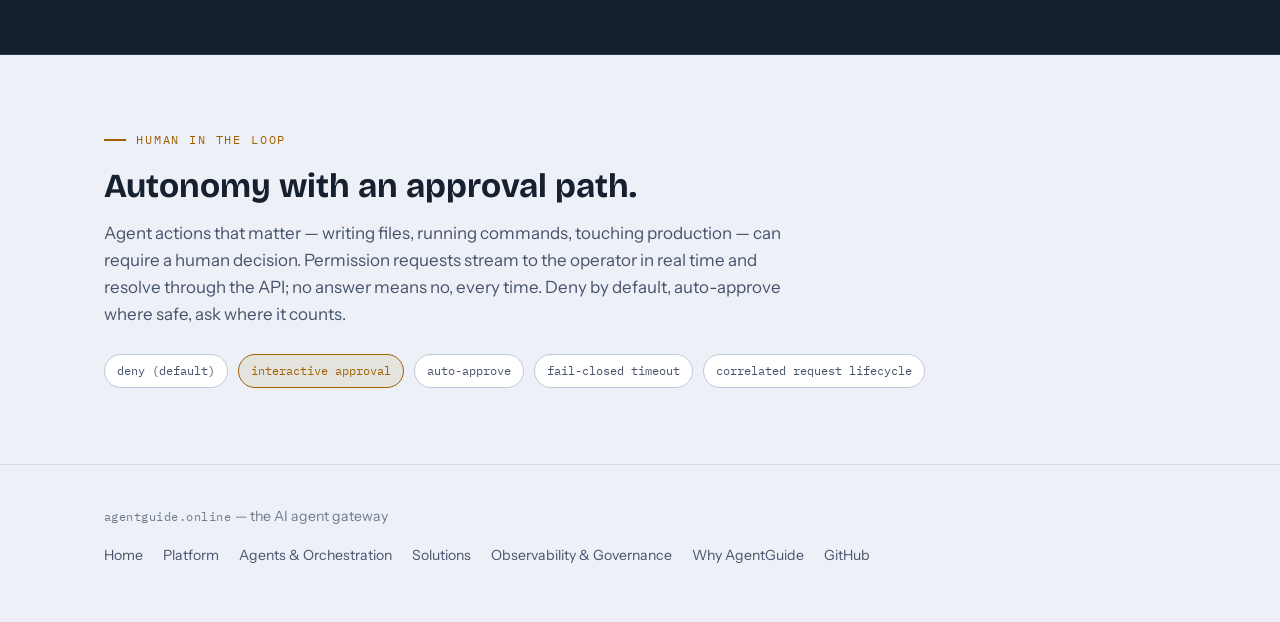
<file: website/agents.html>
<!doctype html>
<html lang="en">
<head>
<meta charset="utf-8">
<meta name="viewport" content="width=device-width, initial-scale=1">
<title>Agents &amp; Orchestration — AgentGuide</title>
<meta name="description" content="Run builtin agents with declarative topologies, manage ACP agents and external identities, and build toward cross-agent tasks and workflows on one control plane.">
<link rel="preconnect" href="https://fonts.googleapis.com">
<link rel="preconnect" href="https://fonts.gstatic.com" crossorigin>
<link href="https://fonts.googleapis.com/css2?family=Bricolage+Grotesque:wght@600;700;800&family=Instrument+Sans:ital,wght@0,400;0,500;0,600;1,400&family=IBM+Plex+Mono:wght@400;500&display=swap" rel="stylesheet">
<link rel="alternate" hreflang="en" href="https://agentguide.online/agents.html">
<link rel="alternate" hreflang="zh" href="https://agentguide.online/zh/agents.html">
<link rel="alternate" hreflang="x-default" href="https://agentguide.online/agents.html">
<link rel="stylesheet" href="assets/site.css">
</head>
<body>

<header class="nav">
  <div class="wrap nav-inner">
    <a class="brand" href="index.html">
      <span class="brand-mark" aria-hidden="true"></span>
      AgentGuide
      <span class="brand-domain">agentguide.online</span>
    </a>
    <nav class="nav-links" aria-label="Main">
      <a href="index.html">Home</a>
      <a href="platform.html">Platform</a>
      <a href="agents.html" aria-current="page">Agents &amp; Orchestration</a>
      <a href="solutions.html">Solutions</a>
      <a href="observability.html">Observability &amp; Governance</a>
      <a href="why.html">Why AgentGuide</a>
    </nav>
    <a class="lang-switch" href="zh/agents.html" lang="zh" hreflang="zh">中文</a>
  </div>
</header>

<main>

  <section class="page-head">
    <div class="wrap">
      <p class="eyebrow">Agents &amp; orchestration</p>
      <h1>Register. Expose. Assign. Coordinate.</h1>
      <p class="lede">
        The real problem isn't proxying a protocol — it's running agents as a
        managed workforce: register them, expose them safely, assign their models
        and tools, watch what they do, resolve human approvals, and coordinate
        work across agents. That is what the AgentGuide control plane is for.
      </p>
    </div>
  </section>

  <section class="section" id="runtimes">
    <div class="wrap">
      <p class="eyebrow">Runtimes</p>
      <h2>Two execution runtimes, plus an external identity model.</h2>
      <p class="lede">
        An agent is a first-class object with routes, resources, policy, usage, and
        health. Builtin and ACP agents execute through the gateway today; HTTP defines
        the external-agent shape while direct task dispatch remains on the roadmap.
      </p>

      <div class="feature-row">
        <div>
          <span class="kicker">runtime · builtin</span>
          <h3>Builtin — agents as configuration</h3>
          <p>
            Declare an agent — its model route, its MCP tools, its topology — and
            the gateway materializes it in-process on an embedded agent framework.
            No container to build, no service to deploy. Definition updates take
            effect on the next turn while in-flight work drains gracefully.
          </p>
        </div>
        <ul class="feature-list">
          <li><b>Deepest observability</b> Inner model calls and tool executions get their own traced spans under each turn.</li>
          <li><b>Governed by construction</b> The agent's model goes through your LLM routes; its tools through your MCP services. It can't reach anything else.</li>
          <li><b>Fail-closed limits</b> Per-agent concurrency caps and turn timeouts reject rather than queue; every turn runs under panic containment.</li>
          <li><b>Capability-aware brains</b> Nodes that carry tools only bind tool-capable models; plan-execute roles can each run a different model — a cheap planner, a strong executor.</li>
          <li><b>Session continuity</b> Same-session turns serialize safely, and a conversation being continued can never lose its history to capacity eviction.</li>
          <li><b>Checkpointed approval</b> Interactive MCP calls suspend without holding a slot, then resume under one stable run identity with linked trace segments.</li>
          <li><b>Operational control</b> Retry transient model failures and force-cancel or gracefully stop an in-flight turn.</li>
          <li><b>Context middleware</b> Opt into summarization, reduction, tool search, inline skills, plan tasks, and virtual AGENTS.md guidance.</li>
          <li><b>Custom Go agents</b> Compile your own agent factory into the binary and select it declaratively.</li>
        </ul>
      </div>

      <div class="feature-row">
        <div>
          <span class="kicker">runtime · acp</span>
          <h3>ACP — managed coding agents</h3>
          <p>
            The gateway owns the lifecycle of Agent Client Protocol agents such as
            Codex and OpenCode: it pools processes, streams turns over SSE, replays
            transcripts, and routes permission requests through your policy —
            deny, auto-approve, or interactive human decision.
          </p>
        </div>
        <ul class="feature-list">
          <li><b>Process pooling</b> Idle reaping, instance caps, dead-instance eviction, session-aware reuse.</li>
          <li><b>Sessions &amp; transcripts</b> List sessions, replay full conversations, resume threads.</li>
          <li><b>Human-in-the-loop</b> Permission requests surface on the live stream and resolve via API — with a fail-closed timeout.</li>
          <li><b>Streaming turn API</b> Deltas, reasoning, plans, tool calls, and usage as typed SSE events.</li>
        </ul>
      </div>

      <div class="feature-row">
        <div>
          <span class="kicker">identity · http · execution roadmap</span>
          <h3>HTTP — register your external agent</h3>
          <p>
            Agents built on any framework, running on your own infrastructure,
            can register an endpoint and management identity today. The task backend
            that invokes that endpoint is planned with gateway-owned external tasks.
          </p>
        </div>
        <ul class="feature-list">
          <li><b>Same identity model</b> Routes, resources, policy, usage, and health like every other runtime.</li>
          <li><b>Attribution references</b> Bound route traffic is attributed when route ownership is unambiguous.</li>
          <li><b>Execution boundary</b> The gateway stores and validates the identity today; it does not dispatch HTTP agent tasks.</li>
          <li><b>No lock-in</b> LangChain, ADK, custom stacks — the gateway doesn't care.</li>
        </ul>
      </div>

      <div class="table-scroll">
        <table>
          <thead>
            <tr>
              <th>Runtime</th>
              <th>Process owner</th>
              <th>Best for</th>
              <th>Orchestration</th>
              <th>Observability depth</th>
            </tr>
          </thead>
          <tbody>
            <tr>
              <td>Builtin</td>
              <td>Gateway (in-process)</td>
              <td>Composable enterprise agents, multi-agent topologies</td>
              <td><span class="tag">declarative topologies</span></td>
              <td>Turn + inner model &amp; tool spans</td>
            </tr>
            <tr>
              <td>ACP</td>
              <td>Gateway (managed processes)</td>
              <td>Coding agents: Codex, OpenCode</td>
              <td><span class="tag-steel tag">sessions &amp; permissions</span></td>
              <td>Turn events, transcripts, usage</td>
            </tr>
            <tr>
              <td>HTTP</td>
              <td>You (external service)</td>
              <td>Existing agents on any framework</td>
              <td><span class="tag-steel tag">task backend roadmap</span></td>
              <td>Conditional route attribution</td>
            </tr>
          </tbody>
        </table>
      </div>
    </div>
  </section>

  <section class="section" id="registry">
    <div class="wrap">
      <p class="eyebrow">Registry &amp; publishing</p>
      <h2>Your agents, cataloged and productized.</h2>
      <p class="lede">
        Most organizations can't answer "what agents do we have, and who can call
        them?" AgentGuide makes both questions boring: a registry that inventories
        every agent, and routes that publish an agent as a governed API product.
      </p>

      <div class="feature-row">
        <div>
          <span class="kicker">agent registry</span>
          <h3>One inventory of your agent estate</h3>
          <p>
            Every agent — builtin, ACP, or HTTP — is a registered object with a
            declared management shape: linked model and MCP resources, ingress
            routes, policy, and health. Builtin definitions additionally enforce
            their selected model route and tools at execution time.
          </p>
        </div>
        <ul class="feature-list">
          <li><b>Declared capabilities</b> Model and tool bindings are part of the agent's definition — discoverable, not tribal knowledge.</li>
          <li><b>Live state</b> Materialization status, pooled instances, in-flight turns, pending approvals.</li>
          <li><b>Health &amp; activity</b> Per-agent health, usage rollups, and interaction history.</li>
          <li><b>Stable runtime switches</b> One AgentRoute keeps its URL, route id, and VirtualKey allowlist when the runtime changes.</li>
        </ul>
      </div>

      <div class="feature-row">
        <div>
          <span class="kicker">agent as a product</span>
          <h3>Publish an agent like an API</h3>
          <p>
            A builtin or ACP agent behind one runtime-neutral AgentRoute is an enterprise capability with a stable
            endpoint: consumers get a URL and a virtual key; you keep versioned
            definitions, per-consumer metering, and the power to revoke access in
            one place. Ship agents to internal teams the way you ship services.
          </p>
        </div>
        <ul class="feature-list">
          <li><b>Stable endpoints</b> Streaming turn APIs behind gateway routes — consumers never touch the runtime.</li>
          <li><b>Keyed access</b> Issue a virtual key per consuming team or app; rotate and revoke centrally.</li>
          <li><b>Metered usage</b> Virtual-key and agent dimensions support per-consumer and per-agent usage queries.</li>
          <li><b>Zero-downtime updates</b> Builtin definition changes apply on the next turn while in-flight work drains.</li>
        </ul>
      </div>
    </div>
  </section>

  <section class="section" id="topologies">
    <div class="wrap">
      <p class="eyebrow">Builtin topologies</p>
      <h2>Multi-agent patterns, declared not coded.</h2>
      <p class="lede">
        A builtin agent's topology is part of its definition. Compose sub-agents
        into proven coordination patterns — validated at configuration time,
        materialized at run time.
      </p>
      <div class="card-grid cols-4">
        <div class="card">
          <h3>Single</h3>
          <p>One model, optional tools, optional conversation summarization.</p>
        </div>
        <div class="card">
          <h3>Sequential</h3>
          <p>A pipeline of sub-agents, each refining the previous result.</p>
        </div>
        <div class="card">
          <h3>Parallel</h3>
          <p>Fan work out across sub-agents and combine what comes back.</p>
        </div>
        <div class="card">
          <h3>Loop</h3>
          <p>Iterate until the result converges or the bound is reached.</p>
        </div>
        <div class="card">
          <h3>Supervisor</h3>
          <p>A tool-calling head that delegates to specialist sub-agents.</p>
        </div>
        <div class="card">
          <h3>Plan-Execute</h3>
          <p>Planner, executor, and replanner roles — each can use a different model; only the executor carries tools.</p>
        </div>
        <div class="card">
          <h3>Deep</h3>
          <p>A research-style head that recurses into sub-agents for depth.</p>
        </div>
        <div class="card">
          <h3>Custom</h3>
          <p>Your own Go factory, compiled in and selected by name.</p>
        </div>
      </div>
    </div>
  </section>

  <section class="band" id="orchestration">
    <div class="wrap">
      <p class="eyebrow">Workspaces &amp; workflows</p>
      <h2>From single agents to a coordinated workforce.</h2>
      <p class="lede">
        The endgame is large, complex tasks delivered by multiple agents working
        together — with the gateway as the scheduler, the policy engine, and the
        flight recorder. This is the layer the whole platform builds toward.
      </p>

      <div class="card-grid cols-2">
        <div class="card">
          <span class="kicker">available now</span>
          <h3>Agent workspace</h3>
          <p>
            One pane of glass per agent: its definition and runtime state, live
            instances and in-flight turns, pending permission decisions, session
            and transcript references, linked model and tool resources, and its
            usage and interaction history.
          </p>
        </div>
        <div class="card">
          <span class="kicker">available now</span>
          <h3>Composed teams via topology</h3>
          <p>
            Builtin topologies coordinate inline sub-agents on one task — supervisor
            delegation, plan-execute loops, parallel fan-out — inside one governed
            turn. Independent ACP/HTTP/builtin agents require the workflow layer below.
          </p>
        </div>
        <div class="card">
          <span class="kicker">roadmap · tasks</span>
          <h3>Tasks &amp; scheduling</h3>
          <p>
            Gateway-owned units of work: run an agent on a prompt now, resume a
            session, schedule recurring jobs, hand work from agent A to agent B —
            with durable state, retries, cancellation, and audit metadata.
          </p>
        </div>
        <div class="card">
          <span class="kicker">roadmap · workflows</span>
          <h3>Cross-agent workflows</h3>
          <p>
            Workflow definitions and runs spanning independent agents: hand-off and
            dependency semantics, topology views, and human checkpoints — enterprise
            missions decomposed across the whole fleet.
          </p>
        </div>
      </div>

      <div class="cta-row" style="margin-top: 36px;">
        <a class="btn btn-primary" href="observability.html">Every step observed →</a>
      </div>
    </div>
  </section>

  <section class="section">
    <div class="wrap">
      <p class="eyebrow">Human in the loop</p>
      <h2>Autonomy with an approval path.</h2>
      <p class="lede">
        Agent actions that matter — writing files, running commands, touching
        production — can require a human decision. Permission requests stream to
        the operator in real time and resolve through the API; no answer means no,
        every time. Deny by default, auto-approve where safe, ask where it counts.
      </p>
      <div class="chip-row">
        <span class="chip">deny (default)</span>
        <span class="chip chip-accent">interactive approval</span>
        <span class="chip">auto-approve</span>
        <span class="chip">fail-closed timeout</span>
        <span class="chip">correlated request lifecycle</span>
      </div>
    </div>
  </section>

</main>

<footer>
  <div class="wrap footer-inner">
    <div>
      <span class="footer-domain">agentguide.online</span> — the AI agent gateway
    </div>
    <nav class="footer-links" aria-label="Footer">
      <a href="index.html">Home</a>
      <a href="platform.html">Platform</a>
      <a href="agents.html">Agents &amp; Orchestration</a>
      <a href="solutions.html">Solutions</a>
      <a href="observability.html">Observability &amp; Governance</a>
      <a href="why.html">Why AgentGuide</a>
      <a href="https://github.com/agent-guide/agent-gateway">GitHub</a>
    </nav>
  </div>
</footer>

</body>
</html>
</file>
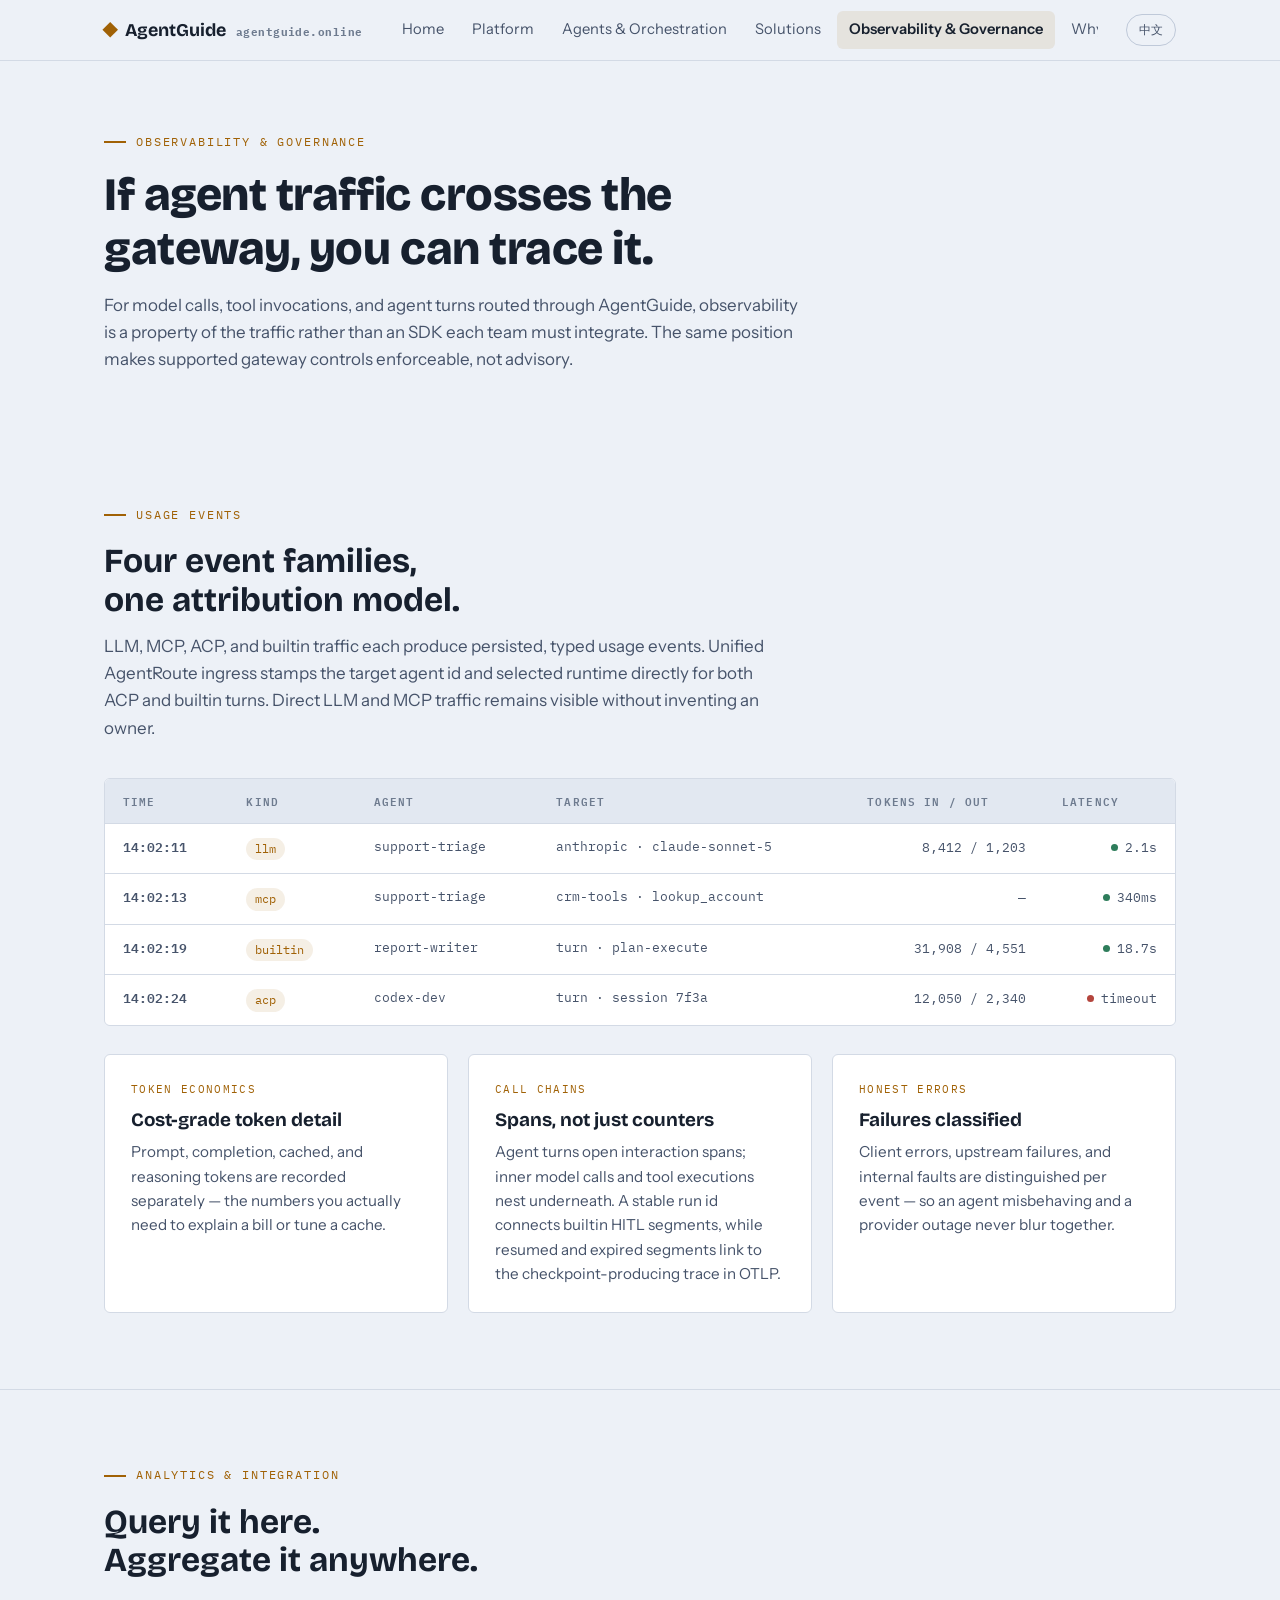
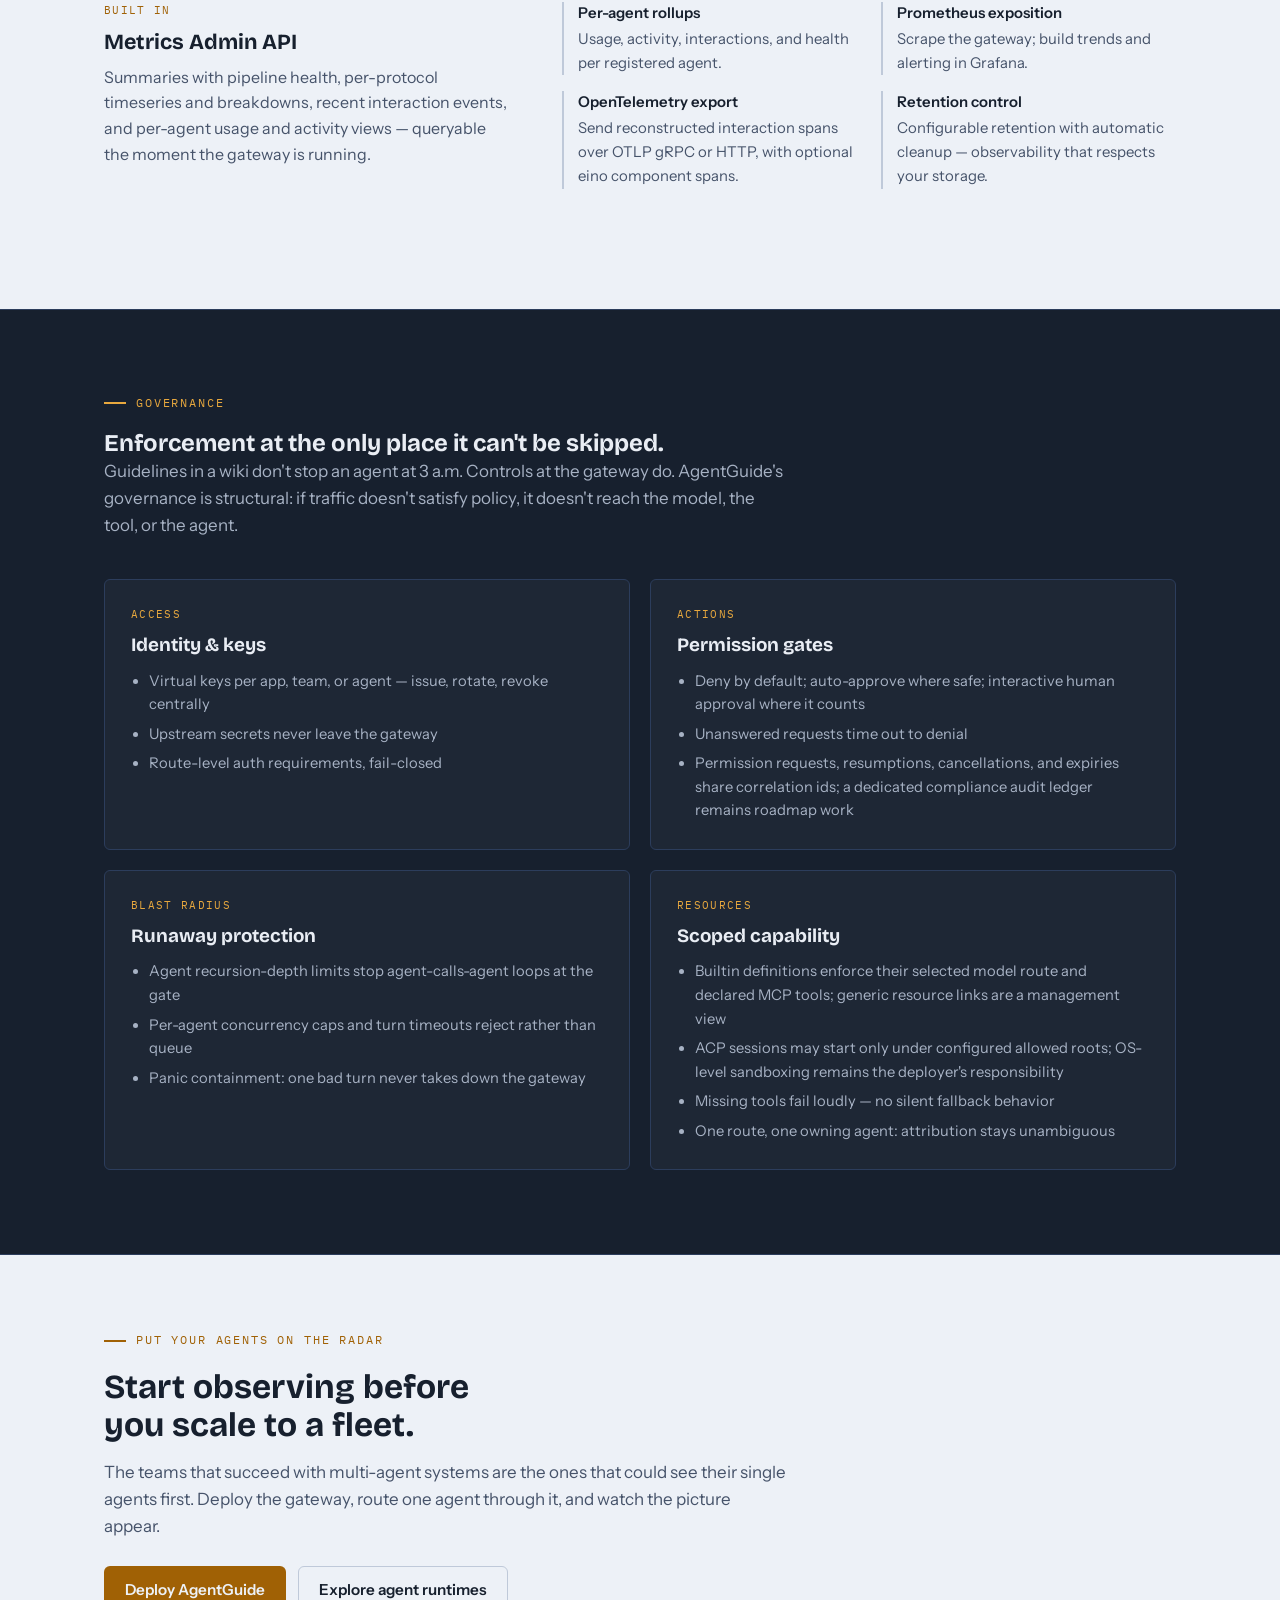
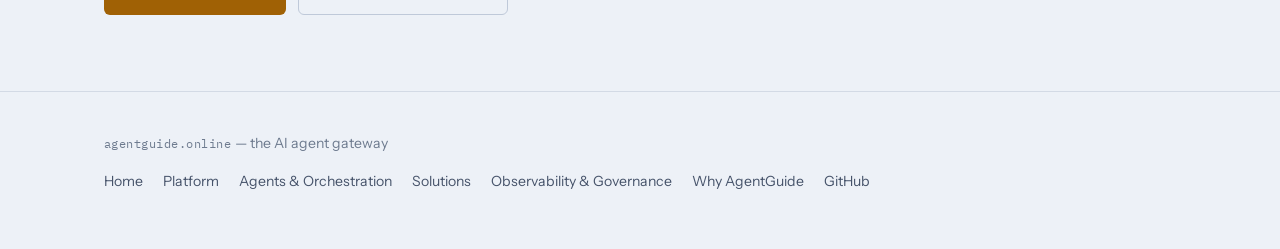
<file: website/observability.html>
<!doctype html>
<html lang="en">
<head>
<meta charset="utf-8">
<meta name="viewport" content="width=device-width, initial-scale=1">
<title>Observability &amp; Governance — AgentGuide</title>
<meta name="description" content="Typed usage events, traces, and conditional agent attribution for gateway-routed LLM, MCP, ACP, and builtin traffic — plus fail-closed runtime controls.">
<link rel="preconnect" href="https://fonts.googleapis.com">
<link rel="preconnect" href="https://fonts.gstatic.com" crossorigin>
<link href="https://fonts.googleapis.com/css2?family=Bricolage+Grotesque:wght@600;700;800&family=Instrument+Sans:ital,wght@0,400;0,500;0,600;1,400&family=IBM+Plex+Mono:wght@400;500&display=swap" rel="stylesheet">
<link rel="alternate" hreflang="en" href="https://agentguide.online/observability.html">
<link rel="alternate" hreflang="zh" href="https://agentguide.online/zh/observability.html">
<link rel="alternate" hreflang="x-default" href="https://agentguide.online/observability.html">
<link rel="stylesheet" href="assets/site.css">
</head>
<body>

<header class="nav">
  <div class="wrap nav-inner">
    <a class="brand" href="index.html">
      <span class="brand-mark" aria-hidden="true"></span>
      AgentGuide
      <span class="brand-domain">agentguide.online</span>
    </a>
    <nav class="nav-links" aria-label="Main">
      <a href="index.html">Home</a>
      <a href="platform.html">Platform</a>
      <a href="agents.html">Agents &amp; Orchestration</a>
      <a href="solutions.html">Solutions</a>
      <a href="observability.html" aria-current="page">Observability &amp; Governance</a>
      <a href="why.html">Why AgentGuide</a>
    </nav>
    <a class="lang-switch" href="zh/observability.html" lang="zh" hreflang="zh">中文</a>
  </div>
</header>

<main>

  <section class="page-head">
    <div class="wrap">
      <p class="eyebrow">Observability &amp; governance</p>
      <h1>If agent traffic crosses the gateway, you can trace it.</h1>
      <p class="lede">
        For model calls, tool invocations, and agent turns routed through AgentGuide,
        observability is a property of the traffic rather than an SDK each team must
        integrate. The same position makes supported gateway controls enforceable,
        not advisory.
      </p>
    </div>
  </section>

  <section class="section" id="events">
    <div class="wrap">
      <p class="eyebrow">Usage events</p>
      <h2>Four event families, one attribution model.</h2>
      <p class="lede">
        LLM, MCP, ACP, and builtin traffic each produce persisted, typed usage events.
        Unified AgentRoute ingress stamps the target agent id and selected runtime
        directly for both ACP and builtin turns. Direct LLM and MCP traffic remains
        visible without inventing an owner.
      </p>

      <div class="table-scroll">
        <table>
          <thead>
            <tr>
              <th>time</th>
              <th>kind</th>
              <th>agent</th>
              <th>target</th>
              <th>tokens in / out</th>
              <th>latency</th>
            </tr>
          </thead>
          <tbody>
            <tr>
              <td class="mono-cell">14:02:11</td>
              <td><span class="tag">llm</span></td>
              <td class="mono-cell">support-triage</td>
              <td class="mono-cell">anthropic · claude-sonnet-5</td>
              <td class="num">8,412 / 1,203</td>
              <td class="num"><span class="ok-dot"></span>2.1s</td>
            </tr>
            <tr>
              <td class="mono-cell">14:02:13</td>
              <td><span class="tag">mcp</span></td>
              <td class="mono-cell">support-triage</td>
              <td class="mono-cell">crm-tools · lookup_account</td>
              <td class="num">—</td>
              <td class="num"><span class="ok-dot"></span>340ms</td>
            </tr>
            <tr>
              <td class="mono-cell">14:02:19</td>
              <td><span class="tag">builtin</span></td>
              <td class="mono-cell">report-writer</td>
              <td class="mono-cell">turn · plan-execute</td>
              <td class="num">31,908 / 4,551</td>
              <td class="num"><span class="ok-dot"></span>18.7s</td>
            </tr>
            <tr>
              <td class="mono-cell">14:02:24</td>
              <td><span class="tag">acp</span></td>
              <td class="mono-cell">codex-dev</td>
              <td class="mono-cell">turn · session 7f3a</td>
              <td class="num">12,050 / 2,340</td>
              <td class="num"><span class="err-dot"></span>timeout</td>
            </tr>
          </tbody>
        </table>
      </div>

      <div class="card-grid" style="margin-top: 28px;">
        <div class="card">
          <span class="kicker">token economics</span>
          <h3>Cost-grade token detail</h3>
          <p>
            Prompt, completion, cached, and reasoning tokens are recorded separately —
            the numbers you actually need to explain a bill or tune a cache.
          </p>
        </div>
        <div class="card">
          <span class="kicker">call chains</span>
          <h3>Spans, not just counters</h3>
          <p>
            Agent turns open interaction spans; inner model calls and tool executions
            nest underneath. A stable run id connects builtin HITL segments, while
            resumed and expired segments link to the checkpoint-producing trace in OTLP.
          </p>
        </div>
        <div class="card">
          <span class="kicker">honest errors</span>
          <h3>Failures classified</h3>
          <p>
            Client errors, upstream failures, and internal faults are distinguished
            per event — so an agent misbehaving and a provider outage never blur together.
          </p>
        </div>
      </div>
    </div>
  </section>

  <section class="section" id="analytics">
    <div class="wrap">
      <p class="eyebrow">Analytics &amp; integration</p>
      <h2>Query it here. Aggregate it anywhere.</h2>
      <div class="feature-row">
        <div>
          <span class="kicker">built in</span>
          <h3>Metrics Admin API</h3>
          <p>
            Summaries with pipeline health, per-protocol timeseries and breakdowns,
            recent interaction events, and per-agent usage and activity views —
            queryable the moment the gateway is running.
          </p>
        </div>
        <ul class="feature-list">
          <li><b>Per-agent rollups</b> Usage, activity, interactions, and health per registered agent.</li>
          <li><b>Prometheus exposition</b> Scrape the gateway; build trends and alerting in Grafana.</li>
          <li><b>OpenTelemetry export</b> Send reconstructed interaction spans over OTLP gRPC or HTTP, with optional eino component spans.</li>
          <li><b>Retention control</b> Configurable retention with automatic cleanup — observability that respects your storage.</li>
        </ul>
      </div>
    </div>
  </section>

  <section class="band" id="governance">
    <div class="wrap">
      <p class="eyebrow">Governance</p>
      <h2>Enforcement at the only place it can't be skipped.</h2>
      <p class="lede">
        Guidelines in a wiki don't stop an agent at 3 a.m. Controls at the gateway do.
        AgentGuide's governance is structural: if traffic doesn't satisfy policy,
        it doesn't reach the model, the tool, or the agent.
      </p>
      <div class="card-grid cols-2">
        <div class="card">
          <span class="kicker">access</span>
          <h3>Identity &amp; keys</h3>
          <ul>
            <li>Virtual keys per app, team, or agent — issue, rotate, revoke centrally</li>
            <li>Upstream secrets never leave the gateway</li>
            <li>Route-level auth requirements, fail-closed</li>
          </ul>
        </div>
        <div class="card">
          <span class="kicker">actions</span>
          <h3>Permission gates</h3>
          <ul>
            <li>Deny by default; auto-approve where safe; interactive human approval where it counts</li>
            <li>Unanswered requests time out to denial</li>
            <li>Permission requests, resumptions, cancellations, and expiries share correlation ids; a dedicated compliance audit ledger remains roadmap work</li>
          </ul>
        </div>
        <div class="card">
          <span class="kicker">blast radius</span>
          <h3>Runaway protection</h3>
          <ul>
            <li>Agent recursion-depth limits stop agent-calls-agent loops at the gate</li>
            <li>Per-agent concurrency caps and turn timeouts reject rather than queue</li>
            <li>Panic containment: one bad turn never takes down the gateway</li>
          </ul>
        </div>
        <div class="card">
          <span class="kicker">resources</span>
          <h3>Scoped capability</h3>
          <ul>
            <li>Builtin definitions enforce their selected model route and declared MCP tools; generic resource links are a management view</li>
            <li>ACP sessions may start only under configured allowed roots; OS-level sandboxing remains the deployer's responsibility</li>
            <li>Missing tools fail loudly — no silent fallback behavior</li>
            <li>One route, one owning agent: attribution stays unambiguous</li>
          </ul>
        </div>
      </div>
    </div>
  </section>

  <section class="section cta-final">
    <div class="wrap">
      <p class="eyebrow">Put your agents on the radar</p>
      <h2>Start observing before you scale to a fleet.</h2>
      <p class="lede">
        The teams that succeed with multi-agent systems are the ones that could see
        their single agents first. Deploy the gateway, route one agent through it,
        and watch the picture appear.
      </p>
      <div class="cta-row">
        <a class="btn btn-primary" href="platform.html#deploy">Deploy AgentGuide</a>
        <a class="btn btn-ghost" href="agents.html">Explore agent runtimes</a>
      </div>
    </div>
  </section>

</main>

<footer>
  <div class="wrap footer-inner">
    <div>
      <span class="footer-domain">agentguide.online</span> — the AI agent gateway
    </div>
    <nav class="footer-links" aria-label="Footer">
      <a href="index.html">Home</a>
      <a href="platform.html">Platform</a>
      <a href="agents.html">Agents &amp; Orchestration</a>
      <a href="solutions.html">Solutions</a>
      <a href="observability.html">Observability &amp; Governance</a>
      <a href="why.html">Why AgentGuide</a>
      <a href="https://github.com/agent-guide/agent-gateway">GitHub</a>
    </nav>
  </div>
</footer>

</body>
</html>
</file>
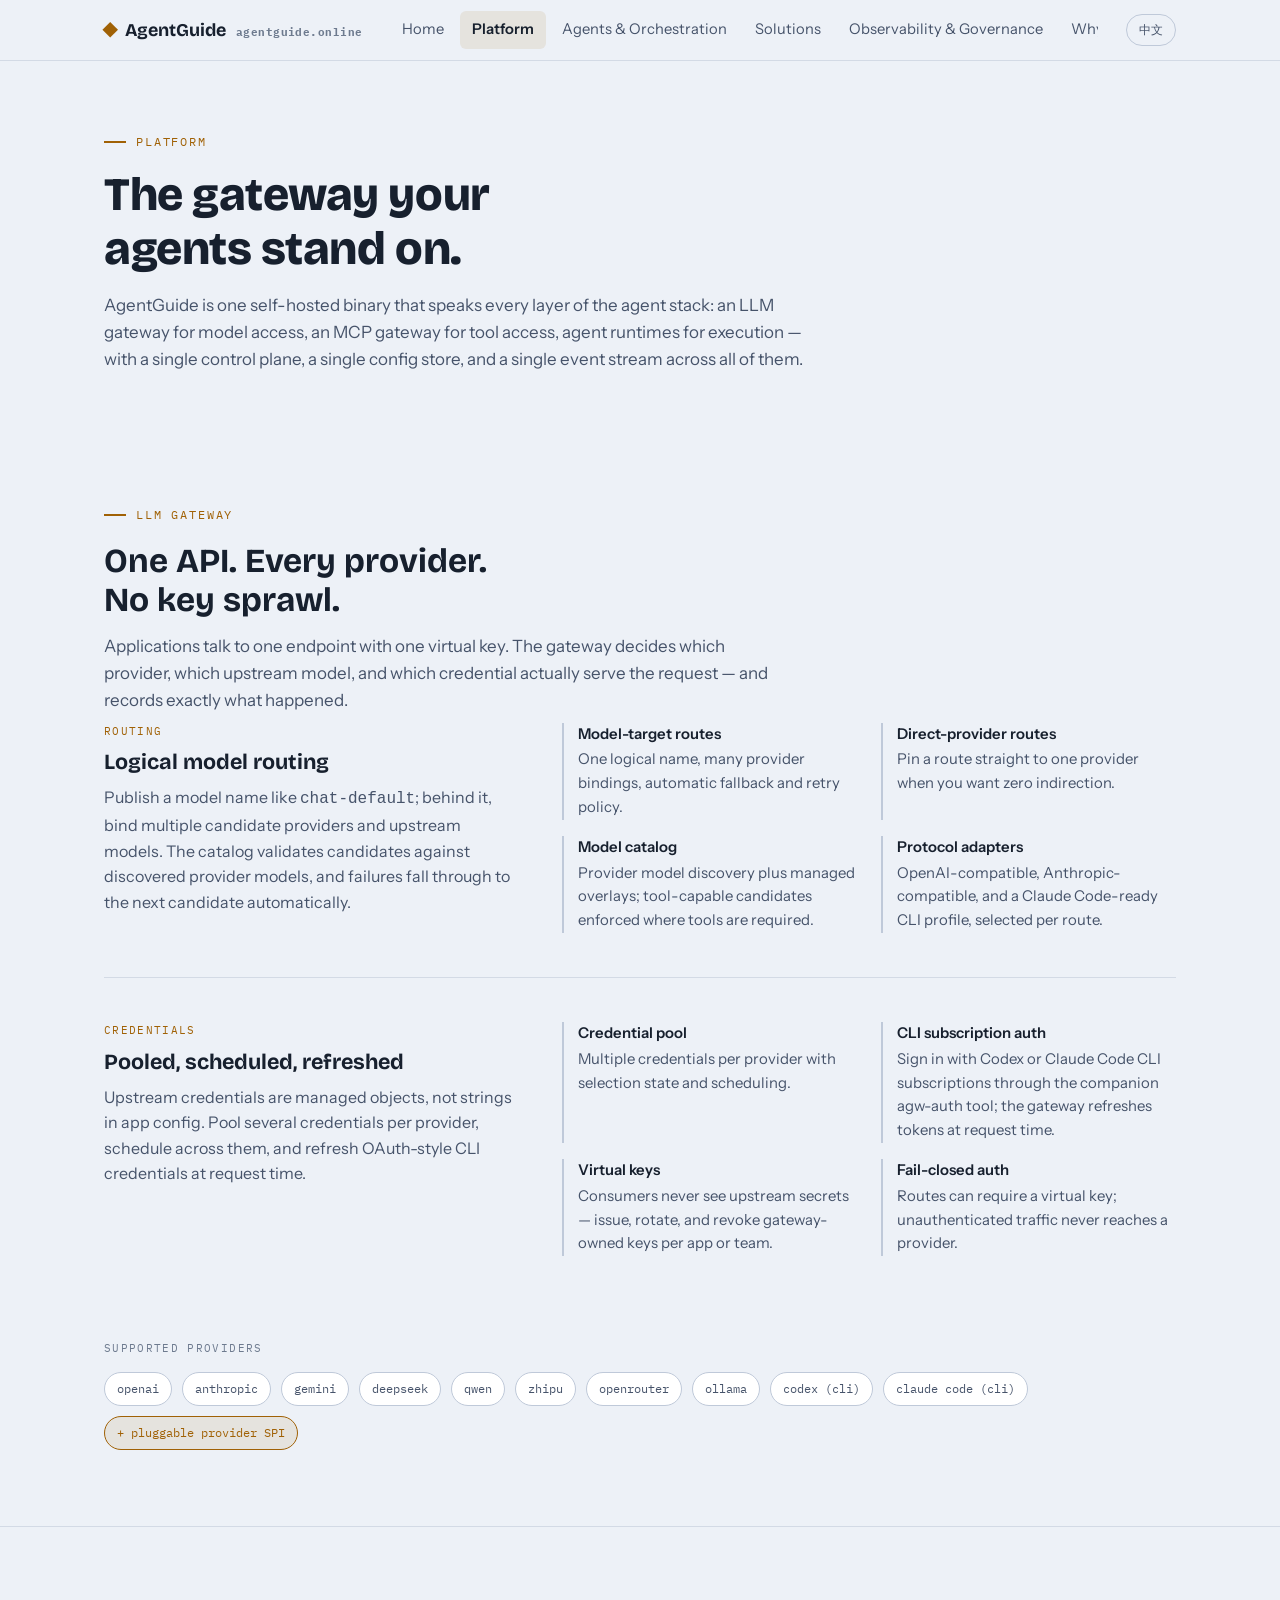
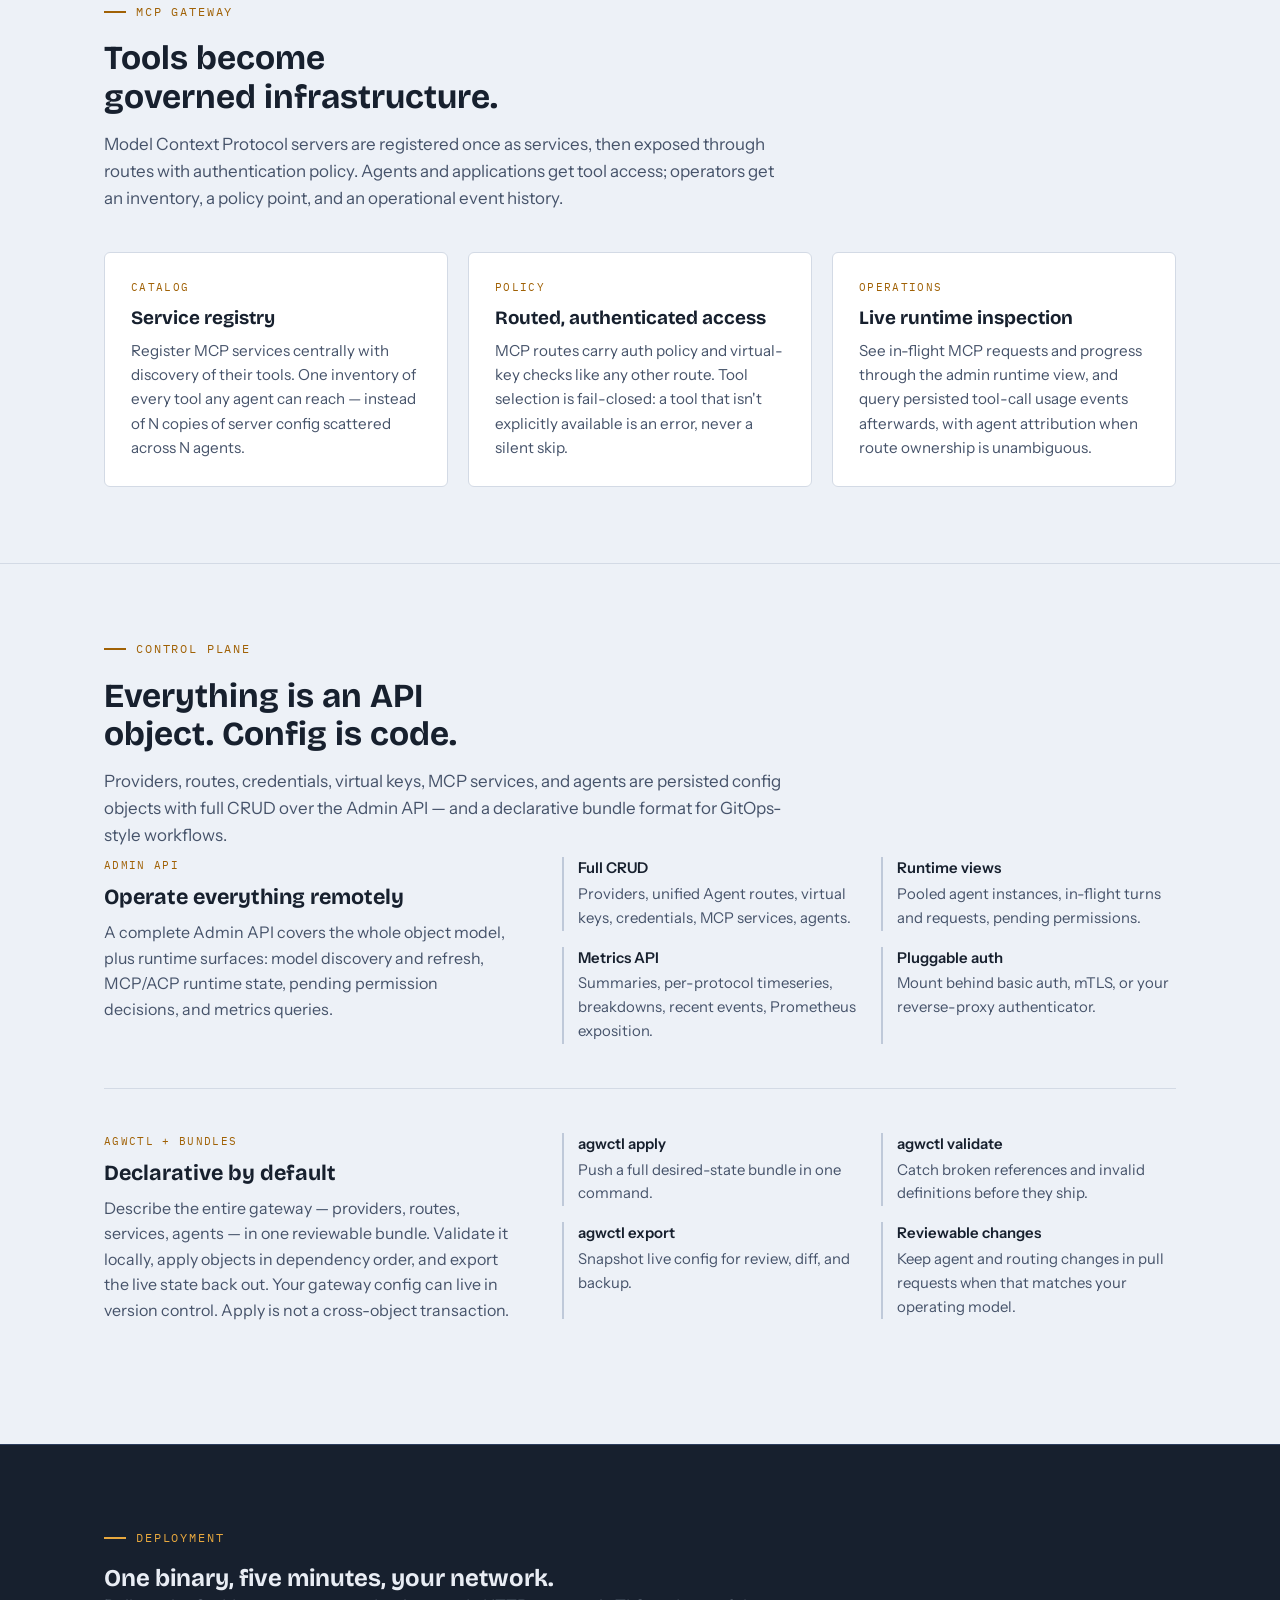
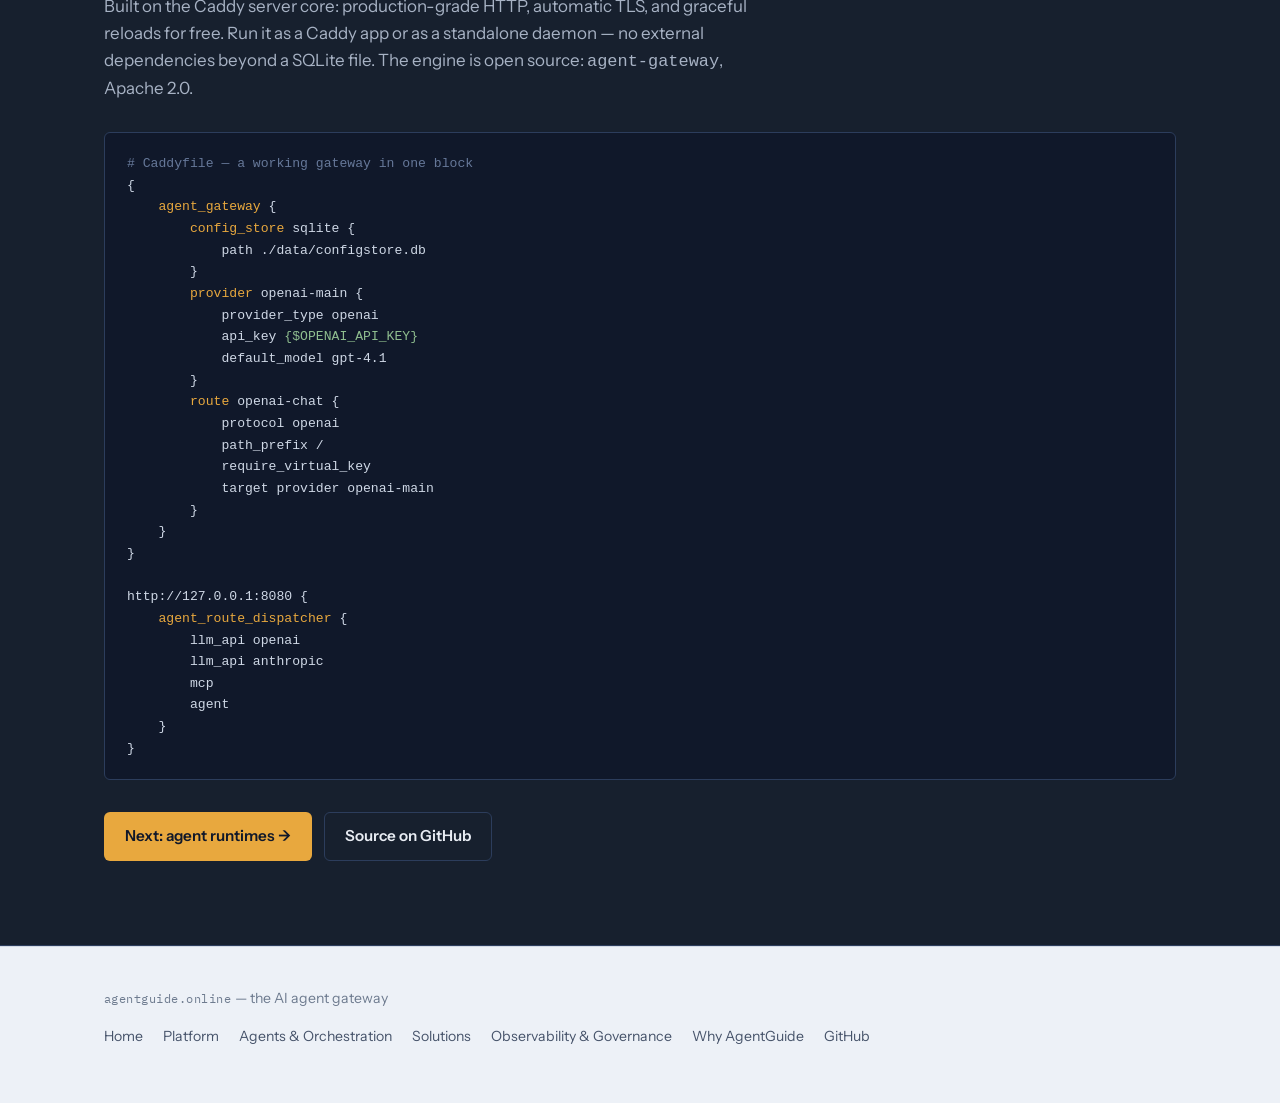
<file: website/platform.html>
<!doctype html>
<html lang="en">
<head>
<meta charset="utf-8">
<meta name="viewport" content="width=device-width, initial-scale=1">
<title>Platform — AgentGuide</title>
<meta name="description" content="The AgentGuide platform: an LLM gateway with logical model routing and credential pooling, an MCP gateway for governed tools, and a self-hosted, config-as-code control plane.">
<link rel="preconnect" href="https://fonts.googleapis.com">
<link rel="preconnect" href="https://fonts.gstatic.com" crossorigin>
<link href="https://fonts.googleapis.com/css2?family=Bricolage+Grotesque:wght@600;700;800&family=Instrument+Sans:ital,wght@0,400;0,500;0,600;1,400&family=IBM+Plex+Mono:wght@400;500&display=swap" rel="stylesheet">
<link rel="alternate" hreflang="en" href="https://agentguide.online/platform.html">
<link rel="alternate" hreflang="zh" href="https://agentguide.online/zh/platform.html">
<link rel="alternate" hreflang="x-default" href="https://agentguide.online/platform.html">
<link rel="stylesheet" href="assets/site.css">
</head>
<body>

<header class="nav">
  <div class="wrap nav-inner">
    <a class="brand" href="index.html">
      <span class="brand-mark" aria-hidden="true"></span>
      AgentGuide
      <span class="brand-domain">agentguide.online</span>
    </a>
    <nav class="nav-links" aria-label="Main">
      <a href="index.html">Home</a>
      <a href="platform.html" aria-current="page">Platform</a>
      <a href="agents.html">Agents &amp; Orchestration</a>
      <a href="solutions.html">Solutions</a>
      <a href="observability.html">Observability &amp; Governance</a>
      <a href="why.html">Why AgentGuide</a>
    </nav>
    <a class="lang-switch" href="zh/platform.html" lang="zh" hreflang="zh">中文</a>
  </div>
</header>

<main>

  <section class="page-head">
    <div class="wrap">
      <p class="eyebrow">Platform</p>
      <h1>The gateway your agents stand on.</h1>
      <p class="lede">
        AgentGuide is one self-hosted binary that speaks every layer of the agent
        stack: an LLM gateway for model access, an MCP gateway for tool access,
        agent runtimes for execution — with a single control plane, a single
        config store, and a single event stream across all of them.
      </p>
    </div>
  </section>

  <section class="section" id="llm">
    <div class="wrap">
      <p class="eyebrow">LLM gateway</p>
      <h2>One API. Every provider. No key sprawl.</h2>
      <p class="lede">
        Applications talk to one endpoint with one virtual key. The gateway decides
        which provider, which upstream model, and which credential actually serve
        the request — and records exactly what happened.
      </p>

      <div class="feature-row">
        <div>
          <span class="kicker">routing</span>
          <h3>Logical model routing</h3>
          <p>
            Publish a model name like <code>chat-default</code>; behind it, bind
            multiple candidate providers and upstream models. The catalog validates
            candidates against discovered provider models, and failures fall through
            to the next candidate automatically.
          </p>
        </div>
        <ul class="feature-list">
          <li><b>Model-target routes</b> One logical name, many provider bindings, automatic fallback and retry policy.</li>
          <li><b>Direct-provider routes</b> Pin a route straight to one provider when you want zero indirection.</li>
          <li><b>Model catalog</b> Provider model discovery plus managed overlays; tool-capable candidates enforced where tools are required.</li>
          <li><b>Protocol adapters</b> OpenAI-compatible, Anthropic-compatible, and a Claude Code-ready CLI profile, selected per route.</li>
        </ul>
      </div>

      <div class="feature-row">
        <div>
          <span class="kicker">credentials</span>
          <h3>Pooled, scheduled, refreshed</h3>
          <p>
            Upstream credentials are managed objects, not strings in app config.
            Pool several credentials per provider, schedule across them, and
            refresh OAuth-style CLI credentials at request time.
          </p>
        </div>
        <ul class="feature-list">
          <li><b>Credential pool</b> Multiple credentials per provider with selection state and scheduling.</li>
          <li><b>CLI subscription auth</b> Sign in with Codex or Claude Code CLI subscriptions through the companion agw-auth tool; the gateway refreshes tokens at request time.</li>
          <li><b>Virtual keys</b> Consumers never see upstream secrets — issue, rotate, and revoke gateway-owned keys per app or team.</li>
          <li><b>Fail-closed auth</b> Routes can require a virtual key; unauthenticated traffic never reaches a provider.</li>
        </ul>
      </div>

      <p class="kicker" style="margin-top: 40px;">supported providers</p>
      <div class="chip-row" style="margin-top: 14px;">
        <span class="chip">openai</span>
        <span class="chip">anthropic</span>
        <span class="chip">gemini</span>
        <span class="chip">deepseek</span>
        <span class="chip">qwen</span>
        <span class="chip">zhipu</span>
        <span class="chip">openrouter</span>
        <span class="chip">ollama</span>
        <span class="chip">codex (cli)</span>
        <span class="chip">claude code (cli)</span>
        <span class="chip chip-accent">+ pluggable provider SPI</span>
      </div>
    </div>
  </section>

  <section class="section" id="mcp">
    <div class="wrap">
      <p class="eyebrow">MCP gateway</p>
      <h2>Tools become governed infrastructure.</h2>
      <p class="lede">
        Model Context Protocol servers are registered once as services, then exposed
        through routes with authentication policy. Agents and applications get tool
        access; operators get an inventory, a policy point, and an operational event history.
      </p>
      <div class="card-grid">
        <div class="card">
          <span class="kicker">catalog</span>
          <h3>Service registry</h3>
          <p>
            Register MCP services centrally with discovery of their tools. One
            inventory of every tool any agent can reach — instead of N copies of
            server config scattered across N agents.
          </p>
        </div>
        <div class="card">
          <span class="kicker">policy</span>
          <h3>Routed, authenticated access</h3>
          <p>
            MCP routes carry auth policy and virtual-key checks like any other
            route. Tool selection is fail-closed: a tool that isn't explicitly
            available is an error, never a silent skip.
          </p>
        </div>
        <div class="card">
          <span class="kicker">operations</span>
          <h3>Live runtime inspection</h3>
          <p>
            See in-flight MCP requests and progress through the admin runtime view,
            and query persisted tool-call usage events afterwards, with agent attribution
            when route ownership is unambiguous.
          </p>
        </div>
      </div>
    </div>
  </section>

  <section class="section" id="control-plane">
    <div class="wrap">
      <p class="eyebrow">Control plane</p>
      <h2>Everything is an API object. Config is code.</h2>
      <p class="lede">
        Providers, routes, credentials, virtual keys, MCP services, and agents
        are persisted config objects with full CRUD over the Admin API —
        and a declarative bundle format for GitOps-style workflows.
      </p>

      <div class="feature-row">
        <div>
          <span class="kicker">admin api</span>
          <h3>Operate everything remotely</h3>
          <p>
            A complete Admin API covers the whole object model, plus runtime
            surfaces: model discovery and refresh, MCP/ACP runtime state,
            pending permission decisions, and metrics queries.
          </p>
        </div>
        <ul class="feature-list">
          <li><b>Full CRUD</b> Providers, unified Agent routes, virtual keys, credentials, MCP services, agents.</li>
          <li><b>Runtime views</b> Pooled agent instances, in-flight turns and requests, pending permissions.</li>
          <li><b>Metrics API</b> Summaries, per-protocol timeseries, breakdowns, recent events, Prometheus exposition.</li>
          <li><b>Pluggable auth</b> Mount behind basic auth, mTLS, or your reverse-proxy authenticator.</li>
        </ul>
      </div>

      <div class="feature-row">
        <div>
          <span class="kicker">agwctl + bundles</span>
          <h3>Declarative by default</h3>
          <p>
            Describe the entire gateway — providers, routes, services, agents — in
            one reviewable bundle. Validate it locally, apply objects in dependency
            order, and export the live state back out. Your gateway config can live
            in version control. Apply is not a cross-object transaction.
          </p>
        </div>
        <ul class="feature-list">
          <li><b>agwctl apply</b> Push a full desired-state bundle in one command.</li>
          <li><b>agwctl validate</b> Catch broken references and invalid definitions before they ship.</li>
          <li><b>agwctl export</b> Snapshot live config for review, diff, and backup.</li>
          <li><b>Reviewable changes</b> Keep agent and routing changes in pull requests when that matches your operating model.</li>
        </ul>
      </div>
    </div>
  </section>

  <section class="band" id="deploy">
    <div class="wrap">
      <p class="eyebrow">Deployment</p>
      <h2>One binary, five minutes, your network.</h2>
      <p class="lede">
        Built on the Caddy server core: production-grade HTTP, automatic TLS, and
        graceful reloads for free. Run it as a Caddy app or as a standalone daemon —
        no external dependencies beyond a SQLite file. The engine is open source:
        <code>agent-gateway</code>, Apache 2.0.
      </p>
      <div class="code-block"><pre><span class="c"># Caddyfile — a working gateway in one block</span>
{
    <span class="k">agent_gateway</span> {
        <span class="k">config_store</span> sqlite {
            path ./data/configstore.db
        }
        <span class="k">provider</span> openai-main {
            provider_type openai
            api_key <span class="s">{$OPENAI_API_KEY}</span>
            default_model gpt-4.1
        }
        <span class="k">route</span> openai-chat {
            protocol openai
            path_prefix /
            require_virtual_key
            target provider openai-main
        }
    }
}

http://127.0.0.1:8080 {
    <span class="k">agent_route_dispatcher</span> {
        llm_api openai
        llm_api anthropic
        mcp
        agent
    }
}</pre></div>
      <div class="cta-row" style="margin-top: 32px;">
        <a class="btn btn-primary" href="agents.html">Next: agent runtimes →</a>
        <a class="btn btn-ghost" href="https://github.com/agent-guide/agent-gateway">Source on GitHub</a>
      </div>
    </div>
  </section>

</main>

<footer>
  <div class="wrap footer-inner">
    <div>
      <span class="footer-domain">agentguide.online</span> — the AI agent gateway
    </div>
    <nav class="footer-links" aria-label="Footer">
      <a href="index.html">Home</a>
      <a href="platform.html">Platform</a>
      <a href="agents.html">Agents &amp; Orchestration</a>
      <a href="solutions.html">Solutions</a>
      <a href="observability.html">Observability &amp; Governance</a>
      <a href="why.html">Why AgentGuide</a>
      <a href="https://github.com/agent-guide/agent-gateway">GitHub</a>
    </nav>
  </div>
</footer>

</body>
</html>
</file>
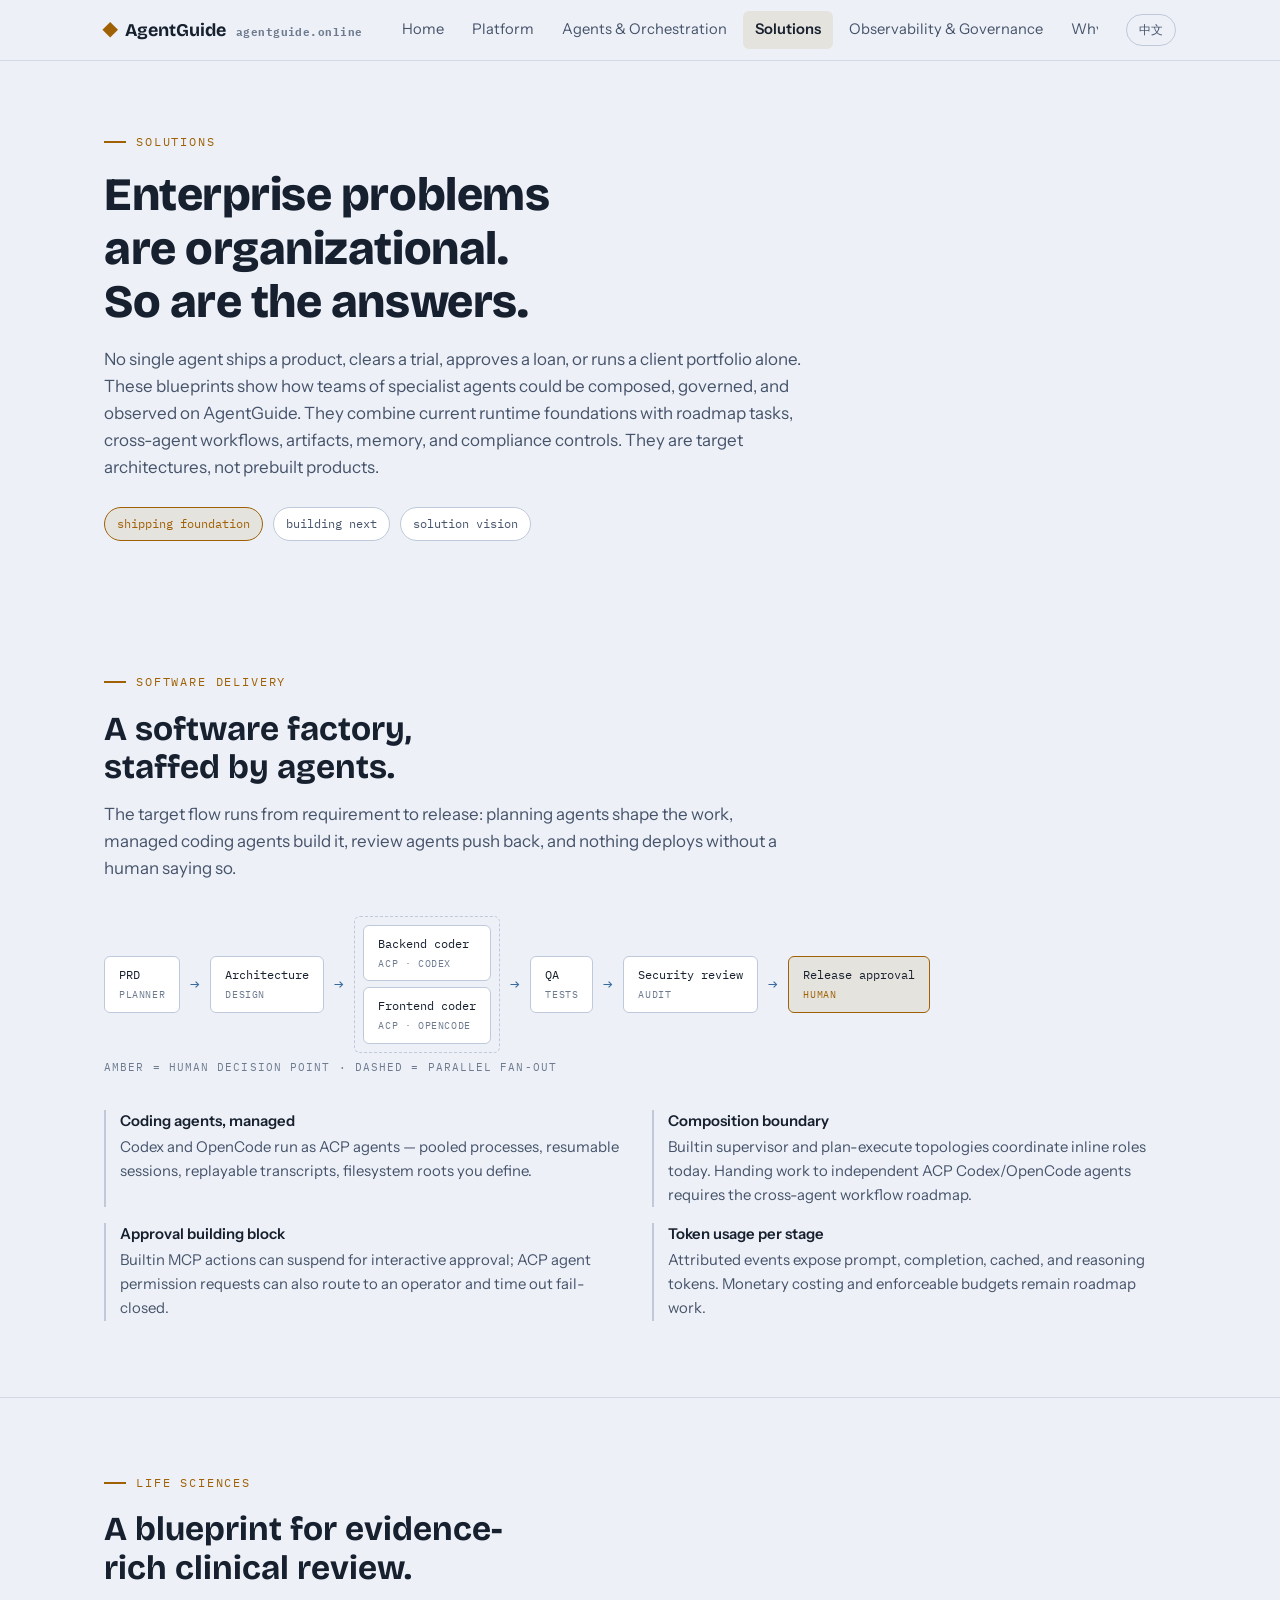
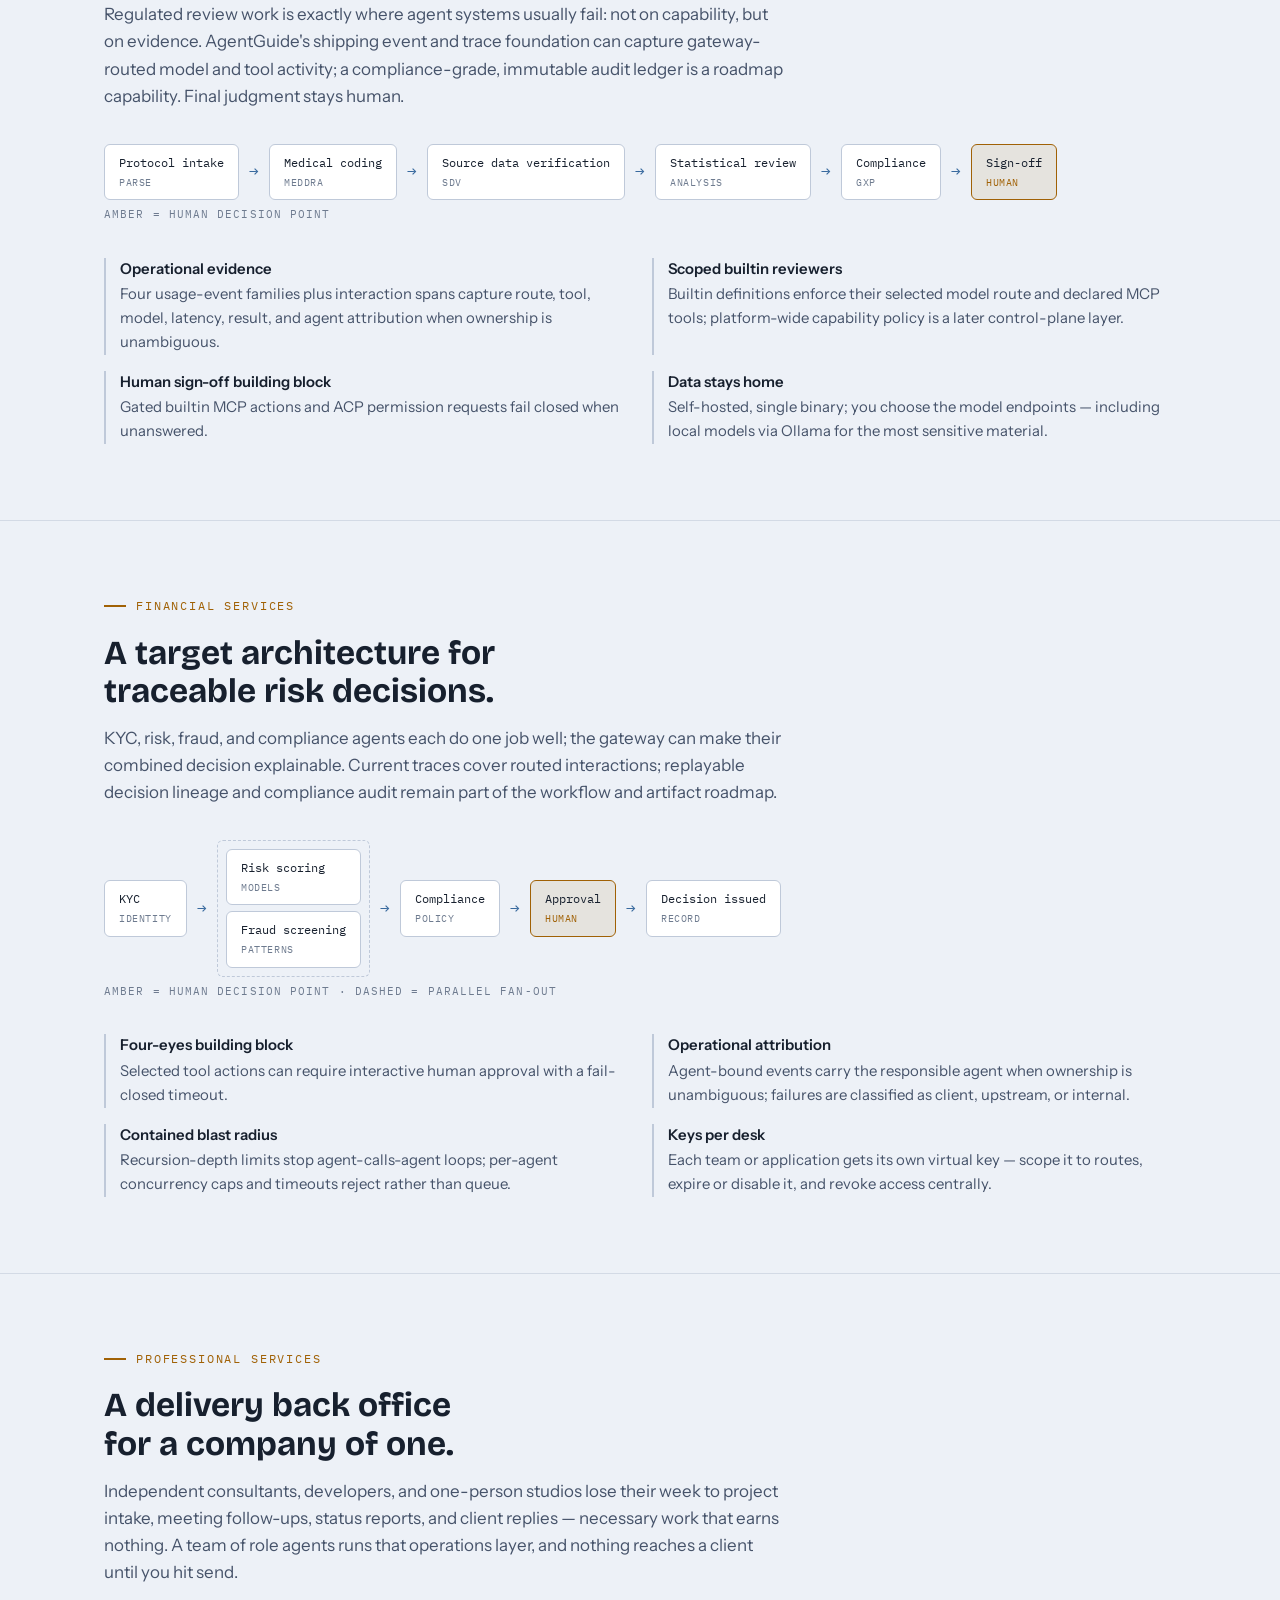
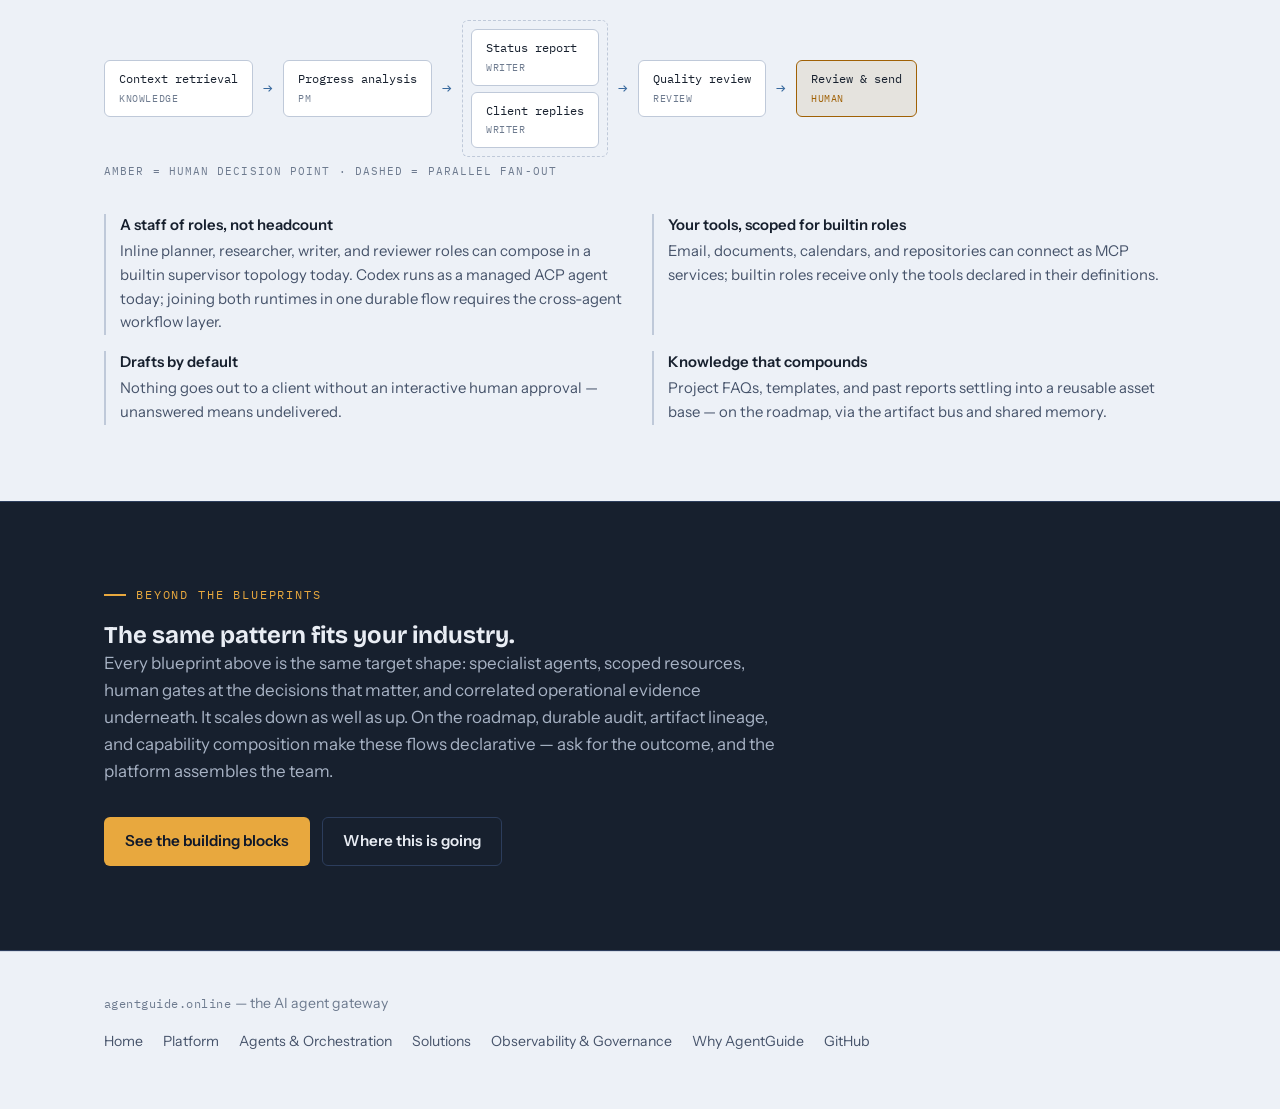
<file: website/solutions.html>
<!doctype html>
<html lang="en">
<head>
<meta charset="utf-8">
<meta name="viewport" content="width=device-width, initial-scale=1">
<title>Solutions — AgentGuide</title>
<meta name="description" content="Target solution blueprints on AgentGuide's shipping runtime foundations and orchestration roadmap: software delivery, evidence-rich review, financial governance, and a client-delivery back office.">
<link rel="preconnect" href="https://fonts.googleapis.com">
<link rel="preconnect" href="https://fonts.gstatic.com" crossorigin>
<link href="https://fonts.googleapis.com/css2?family=Bricolage+Grotesque:wght@600;700;800&family=Instrument+Sans:ital,wght@0,400;0,500;0,600;1,400&family=IBM+Plex+Mono:wght@400;500&display=swap" rel="stylesheet">
<link rel="alternate" hreflang="en" href="https://agentguide.online/solutions.html">
<link rel="alternate" hreflang="zh" href="https://agentguide.online/zh/solutions.html">
<link rel="alternate" hreflang="x-default" href="https://agentguide.online/solutions.html">
<link rel="stylesheet" href="assets/site.css">
</head>
<body>

<header class="nav">
  <div class="wrap nav-inner">
    <a class="brand" href="index.html">
      <span class="brand-mark" aria-hidden="true"></span>
      AgentGuide
      <span class="brand-domain">agentguide.online</span>
    </a>
    <nav class="nav-links" aria-label="Main">
      <a href="index.html">Home</a>
      <a href="platform.html">Platform</a>
      <a href="agents.html">Agents &amp; Orchestration</a>
      <a href="solutions.html" aria-current="page">Solutions</a>
      <a href="observability.html">Observability &amp; Governance</a>
      <a href="why.html">Why AgentGuide</a>
    </nav>
    <a class="lang-switch" href="zh/solutions.html" lang="zh" hreflang="zh">中文</a>
  </div>
</header>

<main>

  <section class="page-head">
    <div class="wrap">
      <p class="eyebrow">Solutions</p>
      <h1>Enterprise problems are organizational. So are the answers.</h1>
      <p class="lede">
        No single agent ships a product, clears a trial, approves a loan, or
        runs a client portfolio alone.
        These blueprints show how teams of specialist agents could be composed,
        governed, and observed on AgentGuide. They combine current runtime
        foundations with roadmap tasks, cross-agent workflows, artifacts, memory,
        and compliance controls. They are target architectures, not prebuilt products.
      </p>
      <div class="chip-row">
        <span class="chip chip-accent">shipping foundation</span>
        <span class="chip">building next</span>
        <span class="chip">solution vision</span>
      </div>
    </div>
  </section>

  <section class="section" id="software-factory">
    <div class="wrap">
      <p class="eyebrow">Software delivery</p>
      <h2>A software factory, staffed by agents.</h2>
      <p class="lede">
        The target flow runs from requirement to release: planning agents shape the
        work, managed coding agents build it, review agents push back, and nothing
        deploys without a human saying so.
      </p>

      <div class="pipeline" role="img" aria-label="Pipeline: PRD, then architecture, then backend and frontend coding in parallel, then QA, then security review, then human release approval">
        <span class="p-step">PRD<small>planner</small></span>
        <span class="p-arrow">→</span>
        <span class="p-step">Architecture<small>design</small></span>
        <span class="p-arrow">→</span>
        <span class="p-par">
          <span class="p-step">Backend coder<small>acp · codex</small></span>
          <span class="p-step">Frontend coder<small>acp · opencode</small></span>
        </span>
        <span class="p-arrow">→</span>
        <span class="p-step">QA<small>tests</small></span>
        <span class="p-arrow">→</span>
        <span class="p-step">Security review<small>audit</small></span>
        <span class="p-arrow">→</span>
        <span class="p-step p-human">Release approval<small>human</small></span>
      </div>
      <p class="pipeline-caption">amber = human decision point · dashed = parallel fan-out</p>

      <ul class="feature-list">
        <li><b>Coding agents, managed</b> Codex and OpenCode run as ACP agents — pooled processes, resumable sessions, replayable transcripts, filesystem roots you define.</li>
        <li><b>Composition boundary</b> Builtin supervisor and plan-execute topologies coordinate inline roles today. Handing work to independent ACP Codex/OpenCode agents requires the cross-agent workflow roadmap.</li>
        <li><b>Approval building block</b> Builtin MCP actions can suspend for interactive approval; ACP agent permission requests can also route to an operator and time out fail-closed.</li>
        <li><b>Token usage per stage</b> Attributed events expose prompt, completion, cached, and reasoning tokens. Monetary costing and enforceable budgets remain roadmap work.</li>
      </ul>
    </div>
  </section>

  <section class="section" id="clinical-review">
    <div class="wrap">
      <p class="eyebrow">Life sciences</p>
      <h2>A blueprint for evidence-rich clinical review.</h2>
      <p class="lede">
        Regulated review work is exactly where agent systems usually fail: not on
        capability, but on evidence. AgentGuide's shipping event and trace foundation
        can capture gateway-routed model and tool activity; a compliance-grade,
        immutable audit ledger is a roadmap capability. Final judgment stays human.
      </p>

      <div class="pipeline" role="img" aria-label="Pipeline: protocol intake, medical coding, source data verification, statistical review, compliance check, then human sign-off">
        <span class="p-step">Protocol intake<small>parse</small></span>
        <span class="p-arrow">→</span>
        <span class="p-step">Medical coding<small>meddra</small></span>
        <span class="p-arrow">→</span>
        <span class="p-step">Source data verification<small>sdv</small></span>
        <span class="p-arrow">→</span>
        <span class="p-step">Statistical review<small>analysis</small></span>
        <span class="p-arrow">→</span>
        <span class="p-step">Compliance<small>gxp</small></span>
        <span class="p-arrow">→</span>
        <span class="p-step p-human">Sign-off<small>human</small></span>
      </div>
      <p class="pipeline-caption">amber = human decision point</p>

      <ul class="feature-list">
        <li><b>Operational evidence</b> Four usage-event families plus interaction spans capture route, tool, model, latency, result, and agent attribution when ownership is unambiguous.</li>
        <li><b>Scoped builtin reviewers</b> Builtin definitions enforce their selected model route and declared MCP tools; platform-wide capability policy is a later control-plane layer.</li>
        <li><b>Human sign-off building block</b> Gated builtin MCP actions and ACP permission requests fail closed when unanswered.</li>
        <li><b>Data stays home</b> Self-hosted, single binary; you choose the model endpoints — including local models via Ollama for the most sensitive material.</li>
      </ul>
    </div>
  </section>

  <section class="section" id="financial-governance">
    <div class="wrap">
      <p class="eyebrow">Financial services</p>
      <h2>A target architecture for traceable risk decisions.</h2>
      <p class="lede">
        KYC, risk, fraud, and compliance agents each do one job well; the gateway
        can make their combined decision explainable. Current traces cover routed
        interactions; replayable decision lineage and compliance audit remain part
        of the workflow and artifact roadmap.
      </p>

      <div class="pipeline" role="img" aria-label="Pipeline: KYC, then risk scoring and fraud screening in parallel, then compliance check, then human approval, then decision issued">
        <span class="p-step">KYC<small>identity</small></span>
        <span class="p-arrow">→</span>
        <span class="p-par">
          <span class="p-step">Risk scoring<small>models</small></span>
          <span class="p-step">Fraud screening<small>patterns</small></span>
        </span>
        <span class="p-arrow">→</span>
        <span class="p-step">Compliance<small>policy</small></span>
        <span class="p-arrow">→</span>
        <span class="p-step p-human">Approval<small>human</small></span>
        <span class="p-arrow">→</span>
        <span class="p-step">Decision issued<small>record</small></span>
      </div>
      <p class="pipeline-caption">amber = human decision point · dashed = parallel fan-out</p>

      <ul class="feature-list">
        <li><b>Four-eyes building block</b> Selected tool actions can require interactive human approval with a fail-closed timeout.</li>
        <li><b>Operational attribution</b> Agent-bound events carry the responsible agent when ownership is unambiguous; failures are classified as client, upstream, or internal.</li>
        <li><b>Contained blast radius</b> Recursion-depth limits stop agent-calls-agent loops; per-agent concurrency caps and timeouts reject rather than queue.</li>
        <li><b>Keys per desk</b> Each team or application gets its own virtual key — scope it to routes, expire or disable it, and revoke access centrally.</li>
      </ul>
    </div>
  </section>

  <section class="section" id="client-delivery">
    <div class="wrap">
      <p class="eyebrow">Professional services</p>
      <h2>A delivery back office for a company of one.</h2>
      <p class="lede">
        Independent consultants, developers, and one-person studios lose their
        week to project intake, meeting follow-ups, status reports, and client
        replies — necessary work that earns nothing. A team of role agents runs
        that operations layer, and nothing reaches a client until you hit send.
      </p>

      <div class="pipeline" role="img" aria-label="Pipeline: context retrieval, then progress analysis, then status report and client replies drafted in parallel, then quality review, then human review and send">
        <span class="p-step">Context retrieval<small>knowledge</small></span>
        <span class="p-arrow">→</span>
        <span class="p-step">Progress analysis<small>pm</small></span>
        <span class="p-arrow">→</span>
        <span class="p-par">
          <span class="p-step">Status report<small>writer</small></span>
          <span class="p-step">Client replies<small>writer</small></span>
        </span>
        <span class="p-arrow">→</span>
        <span class="p-step">Quality review<small>review</small></span>
        <span class="p-arrow">→</span>
        <span class="p-step p-human">Review &amp; send<small>human</small></span>
      </div>
      <p class="pipeline-caption">amber = human decision point · dashed = parallel fan-out</p>

      <ul class="feature-list">
        <li><b>A staff of roles, not headcount</b> Inline planner, researcher, writer, and reviewer roles can compose in a builtin supervisor topology today. Codex runs as a managed ACP agent today; joining both runtimes in one durable flow requires the cross-agent workflow layer.</li>
        <li><b>Your tools, scoped for builtin roles</b> Email, documents, calendars, and repositories can connect as MCP services; builtin roles receive only the tools declared in their definitions.</li>
        <li><b>Drafts by default</b> Nothing goes out to a client without an interactive human approval — unanswered means undelivered.</li>
        <li><b>Knowledge that compounds</b> Project FAQs, templates, and past reports settling into a reusable asset base — on the roadmap, via the artifact bus and shared memory.</li>
      </ul>
    </div>
  </section>

  <section class="band">
    <div class="wrap">
      <p class="eyebrow">Beyond the blueprints</p>
      <h2>The same pattern fits your industry.</h2>
      <p class="lede">
        Every blueprint above is the same target shape: specialist agents, scoped
        resources, human gates at the decisions that matter, and correlated
        operational evidence underneath. It scales down as well as up. On the
        roadmap, durable audit, artifact lineage, and
        capability composition make these flows declarative — ask for the
        outcome, and the platform assembles the team.
      </p>
      <div class="cta-row" style="margin-top: 32px;">
        <a class="btn btn-primary" href="agents.html#topologies">See the building blocks</a>
        <a class="btn btn-ghost" href="why.html#vision">Where this is going</a>
      </div>
    </div>
  </section>

</main>

<footer>
  <div class="wrap footer-inner">
    <div>
      <span class="footer-domain">agentguide.online</span> — the AI agent gateway
    </div>
    <nav class="footer-links" aria-label="Footer">
      <a href="index.html">Home</a>
      <a href="platform.html">Platform</a>
      <a href="agents.html">Agents &amp; Orchestration</a>
      <a href="solutions.html">Solutions</a>
      <a href="observability.html">Observability &amp; Governance</a>
      <a href="why.html">Why AgentGuide</a>
      <a href="https://github.com/agent-guide/agent-gateway">GitHub</a>
    </nav>
  </div>
</footer>

</body>
</html>
</file>
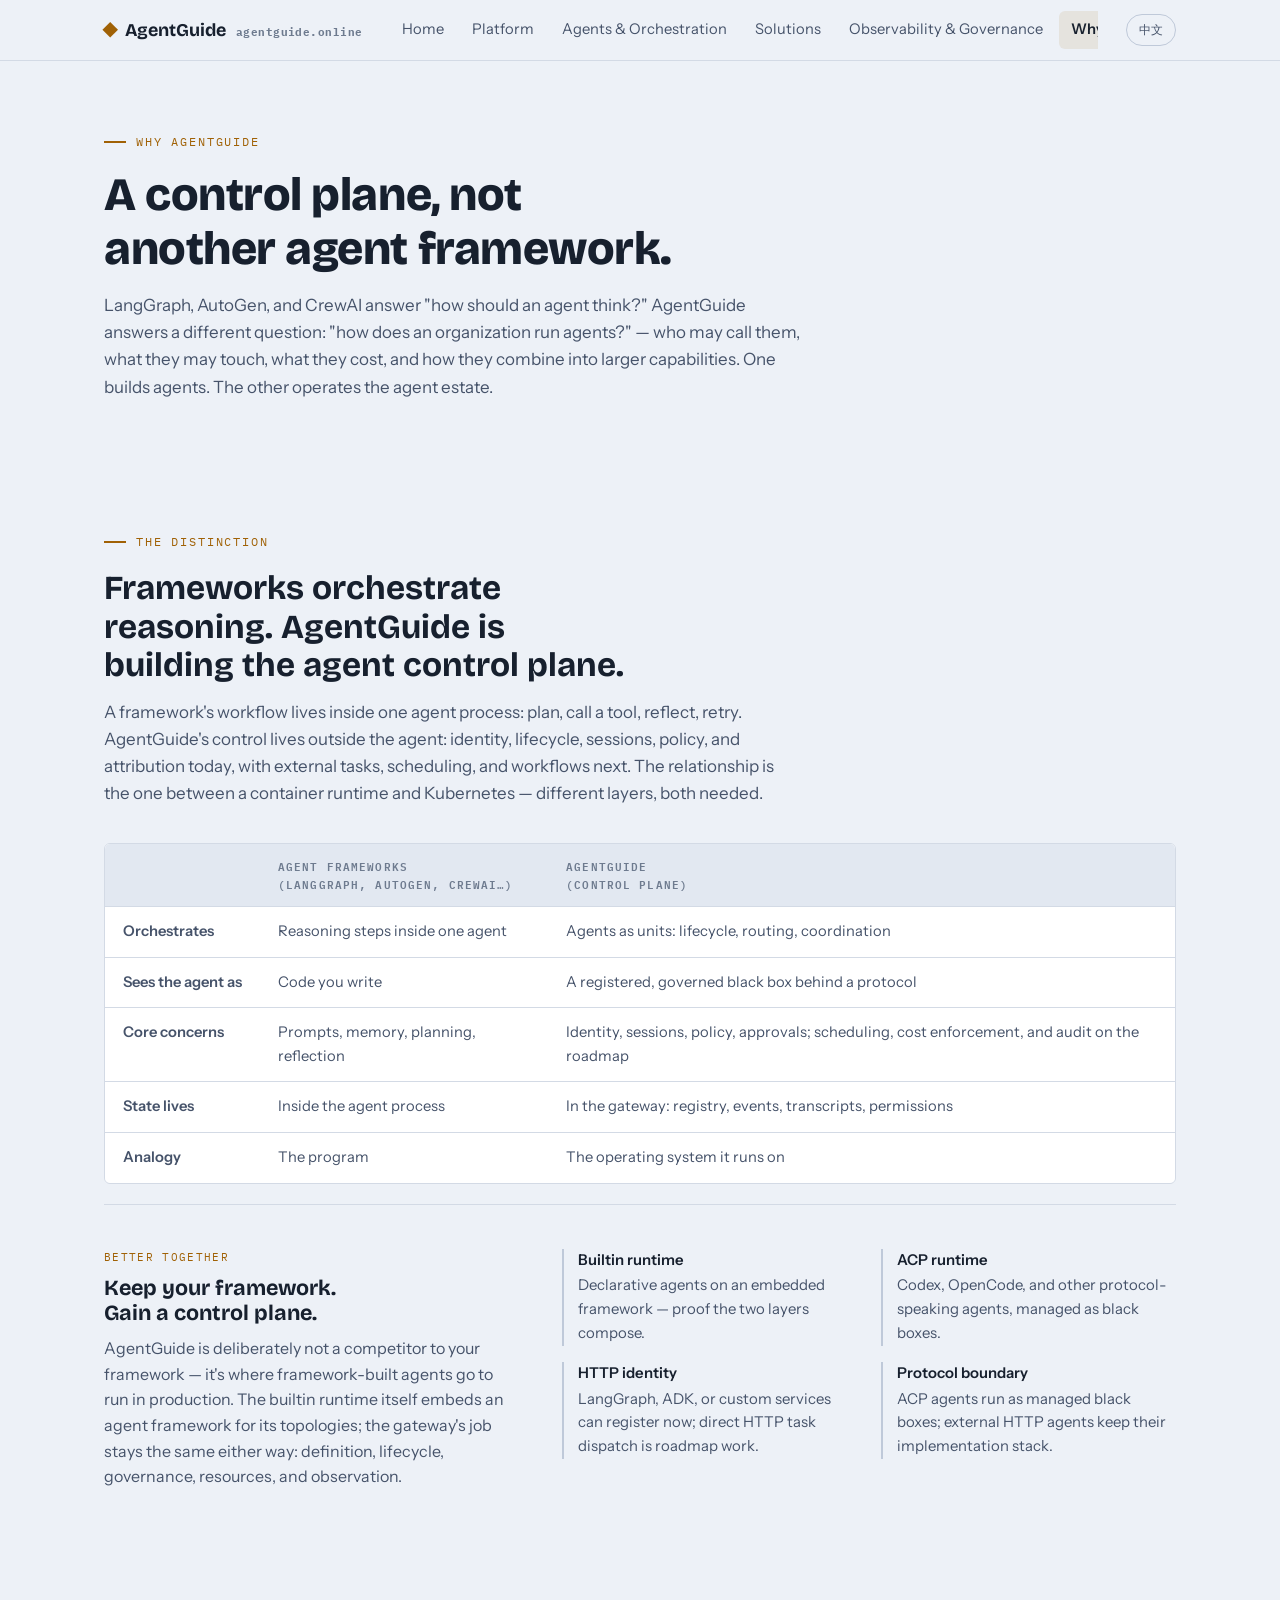
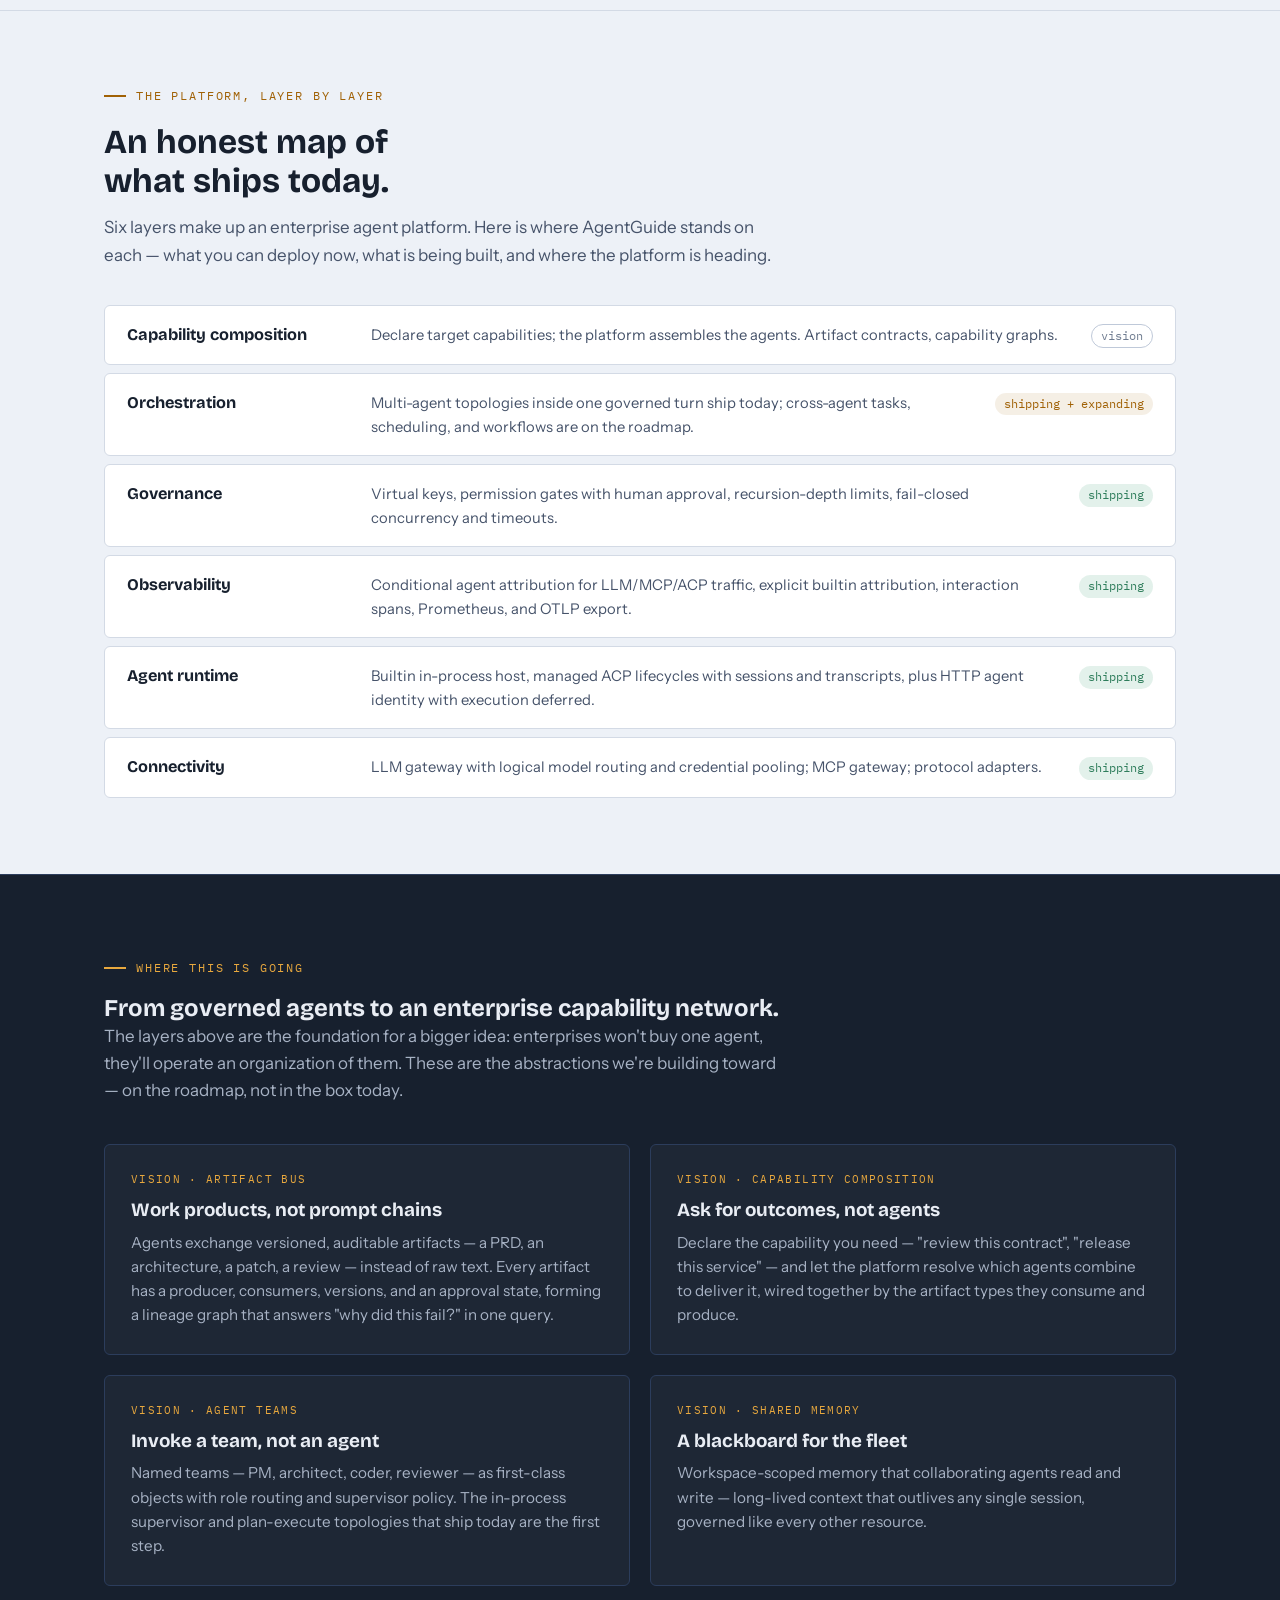
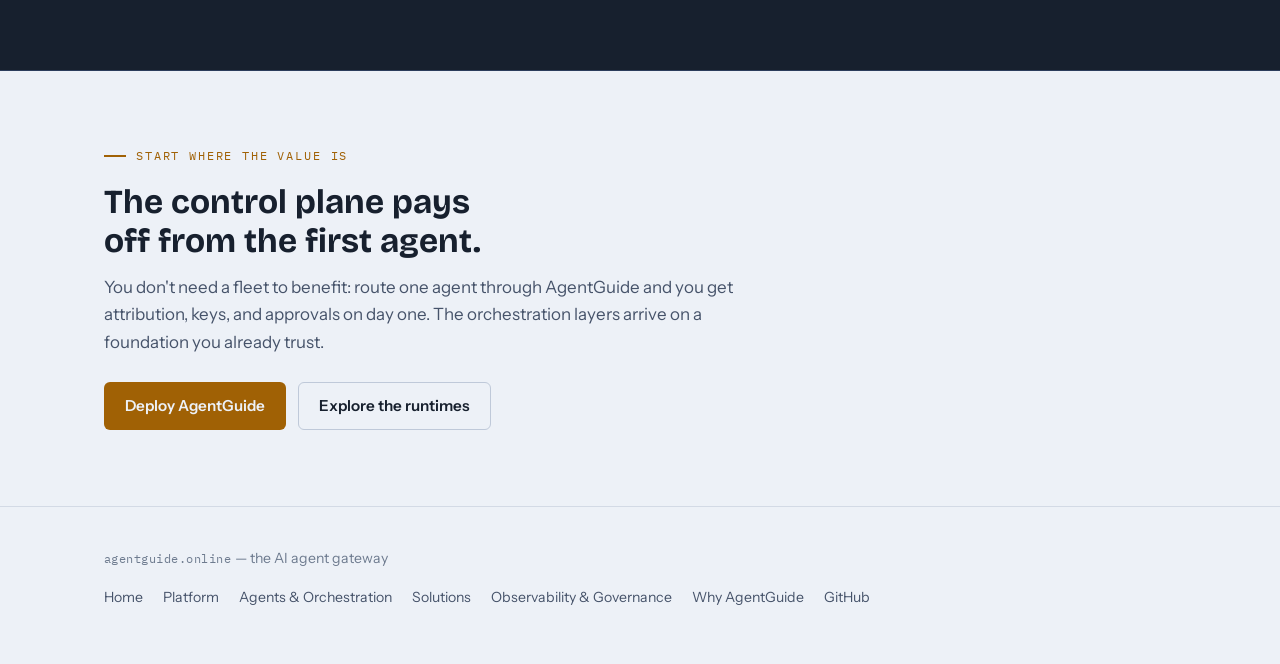
<file: website/why.html>
<!doctype html>
<html lang="en">
<head>
<meta charset="utf-8">
<meta name="viewport" content="width=device-width, initial-scale=1">
<title>Why AgentGuide — a control plane, not another framework</title>
<meta name="description" content="How AgentGuide relates to LangGraph, AutoGen, and Dify: frameworks build agents; AgentGuide runs the agent organization — and where the platform is heading.">
<link rel="preconnect" href="https://fonts.googleapis.com">
<link rel="preconnect" href="https://fonts.gstatic.com" crossorigin>
<link href="https://fonts.googleapis.com/css2?family=Bricolage+Grotesque:wght@600;700;800&family=Instrument+Sans:ital,wght@0,400;0,500;0,600;1,400&family=IBM+Plex+Mono:wght@400;500&display=swap" rel="stylesheet">
<link rel="alternate" hreflang="en" href="https://agentguide.online/why.html">
<link rel="alternate" hreflang="zh" href="https://agentguide.online/zh/why.html">
<link rel="alternate" hreflang="x-default" href="https://agentguide.online/why.html">
<link rel="stylesheet" href="assets/site.css">
</head>
<body>

<header class="nav">
  <div class="wrap nav-inner">
    <a class="brand" href="index.html">
      <span class="brand-mark" aria-hidden="true"></span>
      AgentGuide
      <span class="brand-domain">agentguide.online</span>
    </a>
    <nav class="nav-links" aria-label="Main">
      <a href="index.html">Home</a>
      <a href="platform.html">Platform</a>
      <a href="agents.html">Agents &amp; Orchestration</a>
      <a href="solutions.html">Solutions</a>
      <a href="observability.html">Observability &amp; Governance</a>
      <a href="why.html" aria-current="page">Why AgentGuide</a>
    </nav>
    <a class="lang-switch" href="zh/why.html" lang="zh" hreflang="zh">中文</a>
  </div>
</header>

<main>

  <section class="page-head">
    <div class="wrap">
      <p class="eyebrow">Why AgentGuide</p>
      <h1>A control plane, not another agent framework.</h1>
      <p class="lede">
        LangGraph, AutoGen, and CrewAI answer "how should an agent think?"
        AgentGuide answers a different question: "how does an organization run
        agents?" — who may call them, what they may touch, what they cost, and
        how they combine into larger capabilities. One builds agents. The other
        operates the agent estate.
      </p>
    </div>
  </section>

  <section class="section" id="distinction">
    <div class="wrap">
      <p class="eyebrow">The distinction</p>
      <h2>Frameworks orchestrate reasoning. AgentGuide is building the agent control plane.</h2>
      <p class="lede">
        A framework's workflow lives inside one agent process: plan, call a tool,
        reflect, retry. AgentGuide's control lives outside the agent: identity,
        lifecycle, sessions, policy, and attribution today, with external tasks,
        scheduling, and workflows next. The relationship is the one
        between a container runtime and Kubernetes — different layers, both needed.
      </p>

      <div class="table-scroll">
        <table>
          <thead>
            <tr>
              <th></th>
              <th>Agent frameworks<br>(LangGraph, AutoGen, CrewAI…)</th>
              <th>AgentGuide<br>(control plane)</th>
            </tr>
          </thead>
          <tbody>
            <tr>
              <td>Orchestrates</td>
              <td>Reasoning steps inside one agent</td>
              <td>Agents as units: lifecycle, routing, coordination</td>
            </tr>
            <tr>
              <td>Sees the agent as</td>
              <td>Code you write</td>
              <td>A registered, governed black box behind a protocol</td>
            </tr>
            <tr>
              <td>Core concerns</td>
              <td>Prompts, memory, planning, reflection</td>
              <td>Identity, sessions, policy, approvals; scheduling, cost enforcement, and audit on the roadmap</td>
            </tr>
            <tr>
              <td>State lives</td>
              <td>Inside the agent process</td>
              <td>In the gateway: registry, events, transcripts, permissions</td>
            </tr>
            <tr>
              <td>Analogy</td>
              <td>The program</td>
              <td>The operating system it runs on</td>
            </tr>
          </tbody>
        </table>
      </div>

      <div class="feature-row" style="margin-top: 20px;">
        <div>
          <span class="kicker">better together</span>
          <h3>Keep your framework. Gain a control plane.</h3>
          <p>
            AgentGuide is deliberately not a competitor to your framework — it's
            where framework-built agents go to run in production. The builtin
            runtime itself embeds an agent framework for its topologies; the
            gateway's job stays the same either way: definition, lifecycle,
            governance, resources, and observation.
          </p>
        </div>
        <ul class="feature-list">
          <li><b>Builtin runtime</b> Declarative agents on an embedded framework — proof the two layers compose.</li>
          <li><b>ACP runtime</b> Codex, OpenCode, and other protocol-speaking agents, managed as black boxes.</li>
          <li><b>HTTP identity</b> LangGraph, ADK, or custom services can register now; direct HTTP task dispatch is roadmap work.</li>
          <li><b>Protocol boundary</b> ACP agents run as managed black boxes; external HTTP agents keep their implementation stack.</li>
        </ul>
      </div>
    </div>
  </section>

  <section class="section" id="layers">
    <div class="wrap">
      <p class="eyebrow">The platform, layer by layer</p>
      <h2>An honest map of what ships today.</h2>
      <p class="lede">
        Six layers make up an enterprise agent platform. Here is where AgentGuide
        stands on each — what you can deploy now, what is being built, and where
        the platform is heading.
      </p>
      <div class="layer-stack">
        <div class="layer">
          <b>Capability composition</b>
          <p>Declare target capabilities; the platform assembles the agents. Artifact contracts, capability graphs.</p>
          <span class="tag tag-dim">vision</span>
        </div>
        <div class="layer">
          <b>Orchestration</b>
          <p>Multi-agent topologies inside one governed turn ship today; cross-agent tasks, scheduling, and workflows are on the roadmap.</p>
          <span class="tag">shipping + expanding</span>
        </div>
        <div class="layer">
          <b>Governance</b>
          <p>Virtual keys, permission gates with human approval, recursion-depth limits, fail-closed concurrency and timeouts.</p>
          <span class="tag tag-good">shipping</span>
        </div>
        <div class="layer">
          <b>Observability</b>
          <p>Conditional agent attribution for LLM/MCP/ACP traffic, explicit builtin attribution, interaction spans, Prometheus, and OTLP export.</p>
          <span class="tag tag-good">shipping</span>
        </div>
        <div class="layer">
          <b>Agent runtime</b>
          <p>Builtin in-process host, managed ACP lifecycles with sessions and transcripts, plus HTTP agent identity with execution deferred.</p>
          <span class="tag tag-good">shipping</span>
        </div>
        <div class="layer">
          <b>Connectivity</b>
          <p>LLM gateway with logical model routing and credential pooling; MCP gateway; protocol adapters.</p>
          <span class="tag tag-good">shipping</span>
        </div>
      </div>
    </div>
  </section>

  <section class="band" id="vision">
    <div class="wrap">
      <p class="eyebrow">Where this is going</p>
      <h2>From governed agents to an enterprise capability network.</h2>
      <p class="lede">
        The layers above are the foundation for a bigger idea: enterprises won't
        buy one agent, they'll operate an organization of them. These are the
        abstractions we're building toward — on the roadmap, not in the box today.
      </p>
      <div class="card-grid cols-2">
        <div class="card">
          <span class="kicker">vision · artifact bus</span>
          <h3>Work products, not prompt chains</h3>
          <p>
            Agents exchange versioned, auditable artifacts — a PRD, an architecture,
            a patch, a review — instead of raw text. Every artifact has a producer,
            consumers, versions, and an approval state, forming a lineage graph that
            answers "why did this fail?" in one query.
          </p>
        </div>
        <div class="card">
          <span class="kicker">vision · capability composition</span>
          <h3>Ask for outcomes, not agents</h3>
          <p>
            Declare the capability you need — "review this contract", "release this
            service" — and let the platform resolve which agents combine to deliver
            it, wired together by the artifact types they consume and produce.
          </p>
        </div>
        <div class="card">
          <span class="kicker">vision · agent teams</span>
          <h3>Invoke a team, not an agent</h3>
          <p>
            Named teams — PM, architect, coder, reviewer — as first-class objects
            with role routing and supervisor policy. The in-process supervisor and
            plan-execute topologies that ship today are the first step.
          </p>
        </div>
        <div class="card">
          <span class="kicker">vision · shared memory</span>
          <h3>A blackboard for the fleet</h3>
          <p>
            Workspace-scoped memory that collaborating agents read and write —
            long-lived context that outlives any single session, governed like
            every other resource.
          </p>
        </div>
      </div>
    </div>
  </section>

  <section class="section cta-final">
    <div class="wrap">
      <p class="eyebrow">Start where the value is</p>
      <h2>The control plane pays off from the first agent.</h2>
      <p class="lede">
        You don't need a fleet to benefit: route one agent through AgentGuide and
        you get attribution, keys, and approvals on day one. The orchestration
        layers arrive on a foundation you already trust.
      </p>
      <div class="cta-row">
        <a class="btn btn-primary" href="platform.html#deploy">Deploy AgentGuide</a>
        <a class="btn btn-ghost" href="agents.html">Explore the runtimes</a>
      </div>
    </div>
  </section>

</main>

<footer>
  <div class="wrap footer-inner">
    <div>
      <span class="footer-domain">agentguide.online</span> — the AI agent gateway
    </div>
    <nav class="footer-links" aria-label="Footer">
      <a href="index.html">Home</a>
      <a href="platform.html">Platform</a>
      <a href="agents.html">Agents &amp; Orchestration</a>
      <a href="solutions.html">Solutions</a>
      <a href="observability.html">Observability &amp; Governance</a>
      <a href="why.html">Why AgentGuide</a>
      <a href="https://github.com/agent-guide/agent-gateway">GitHub</a>
    </nav>
  </div>
</footer>

</body>
</html>
</file>
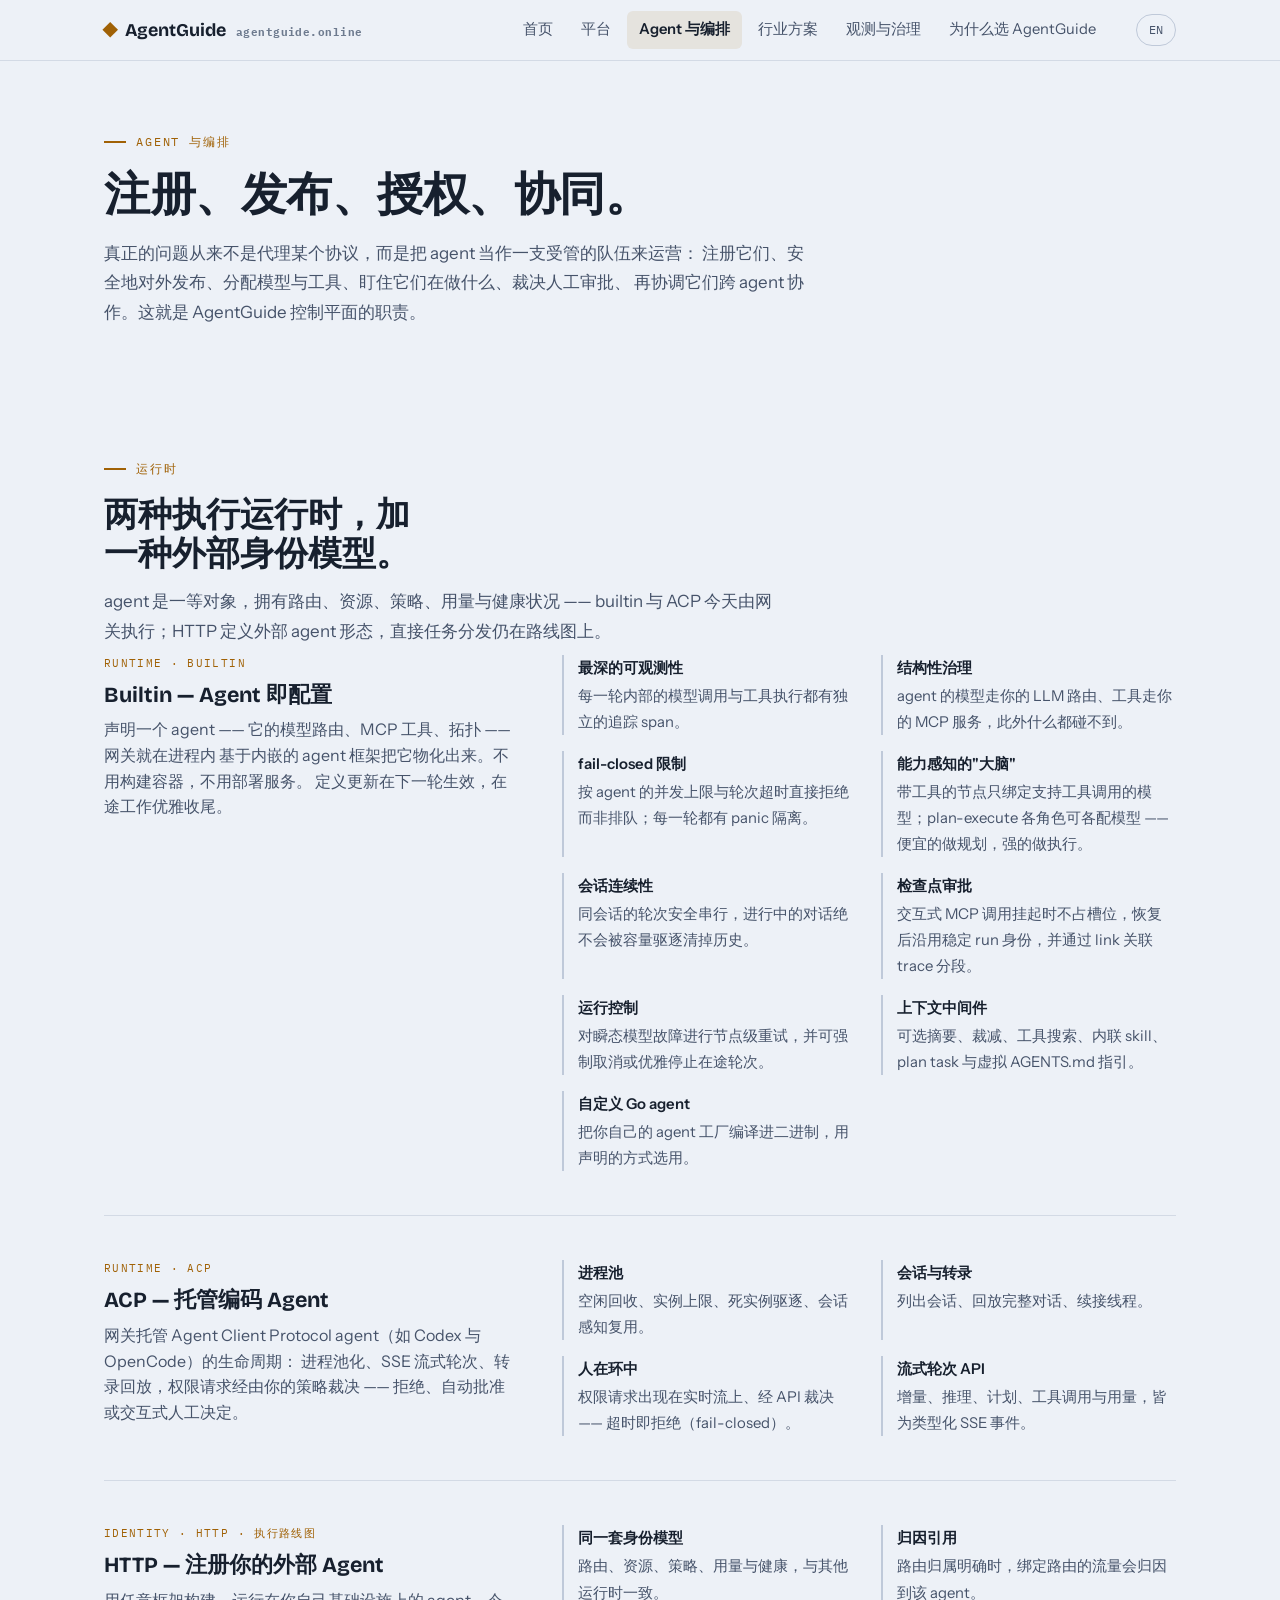
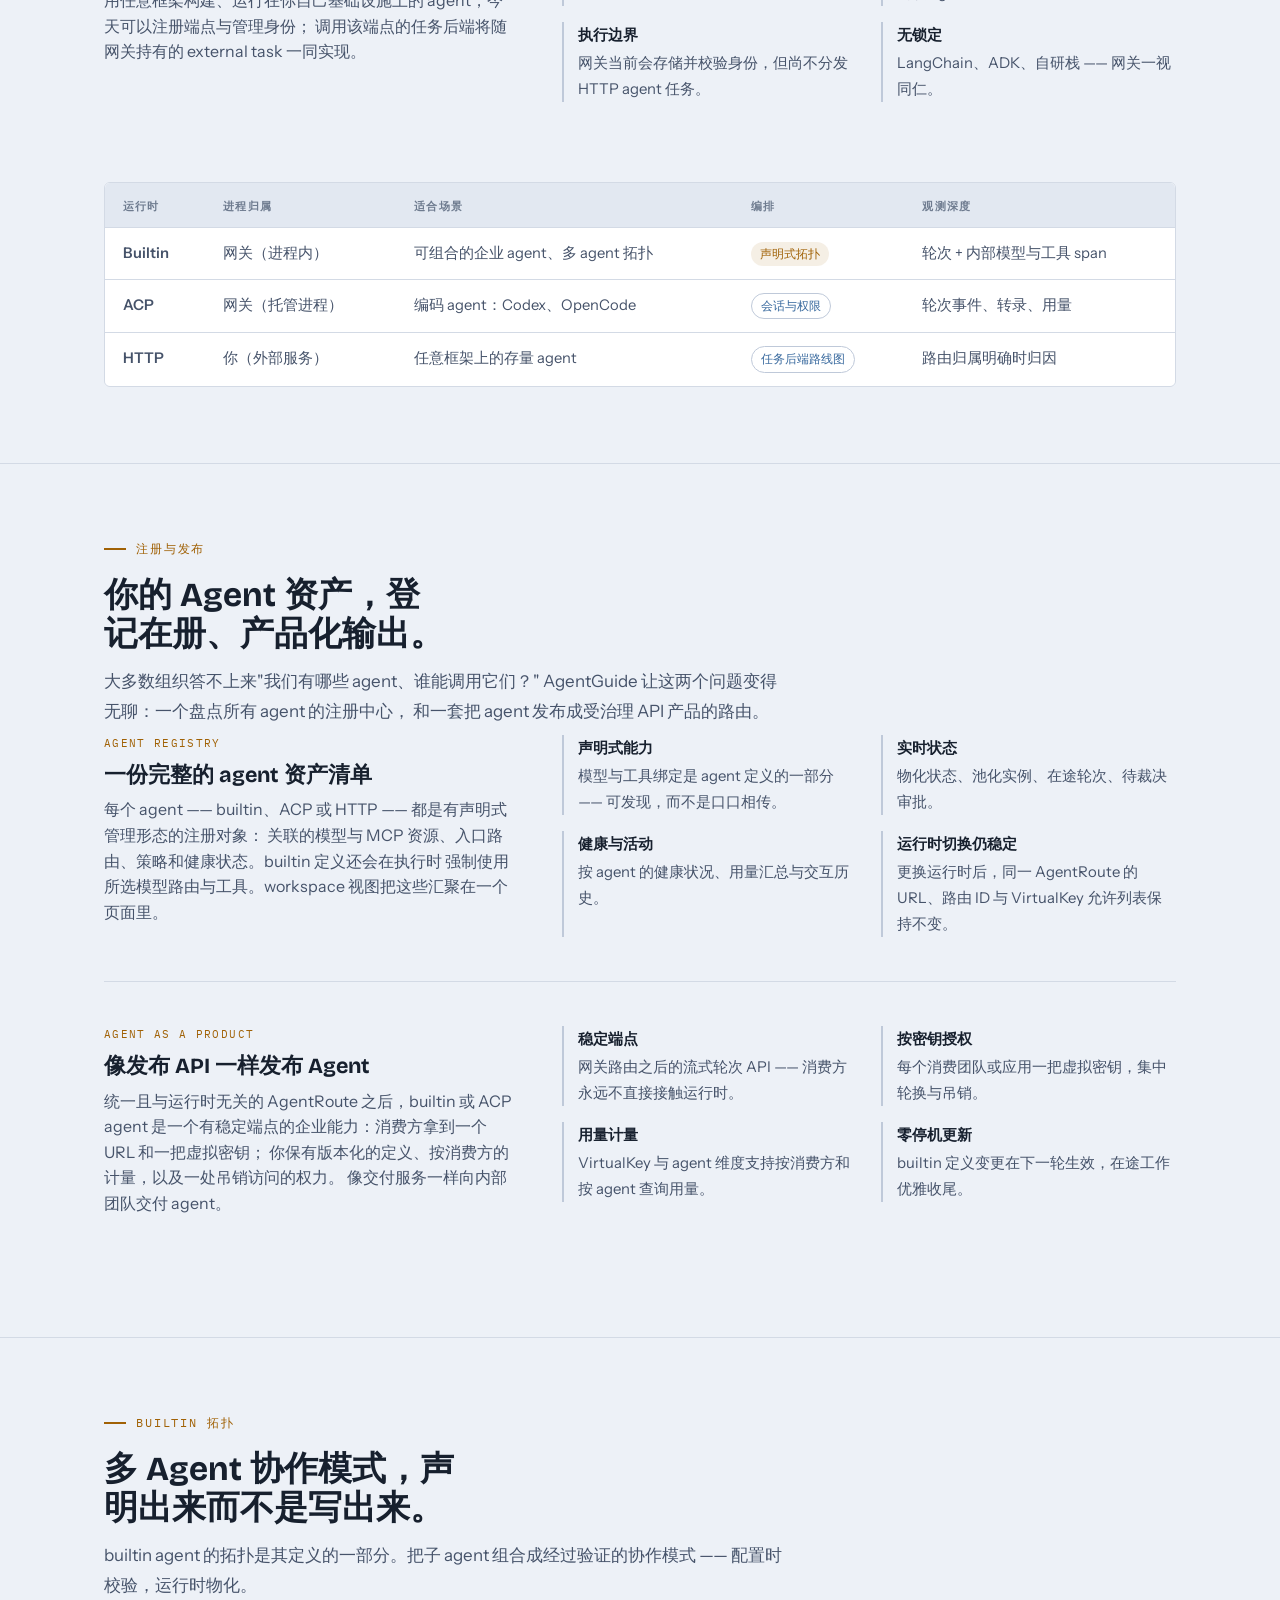
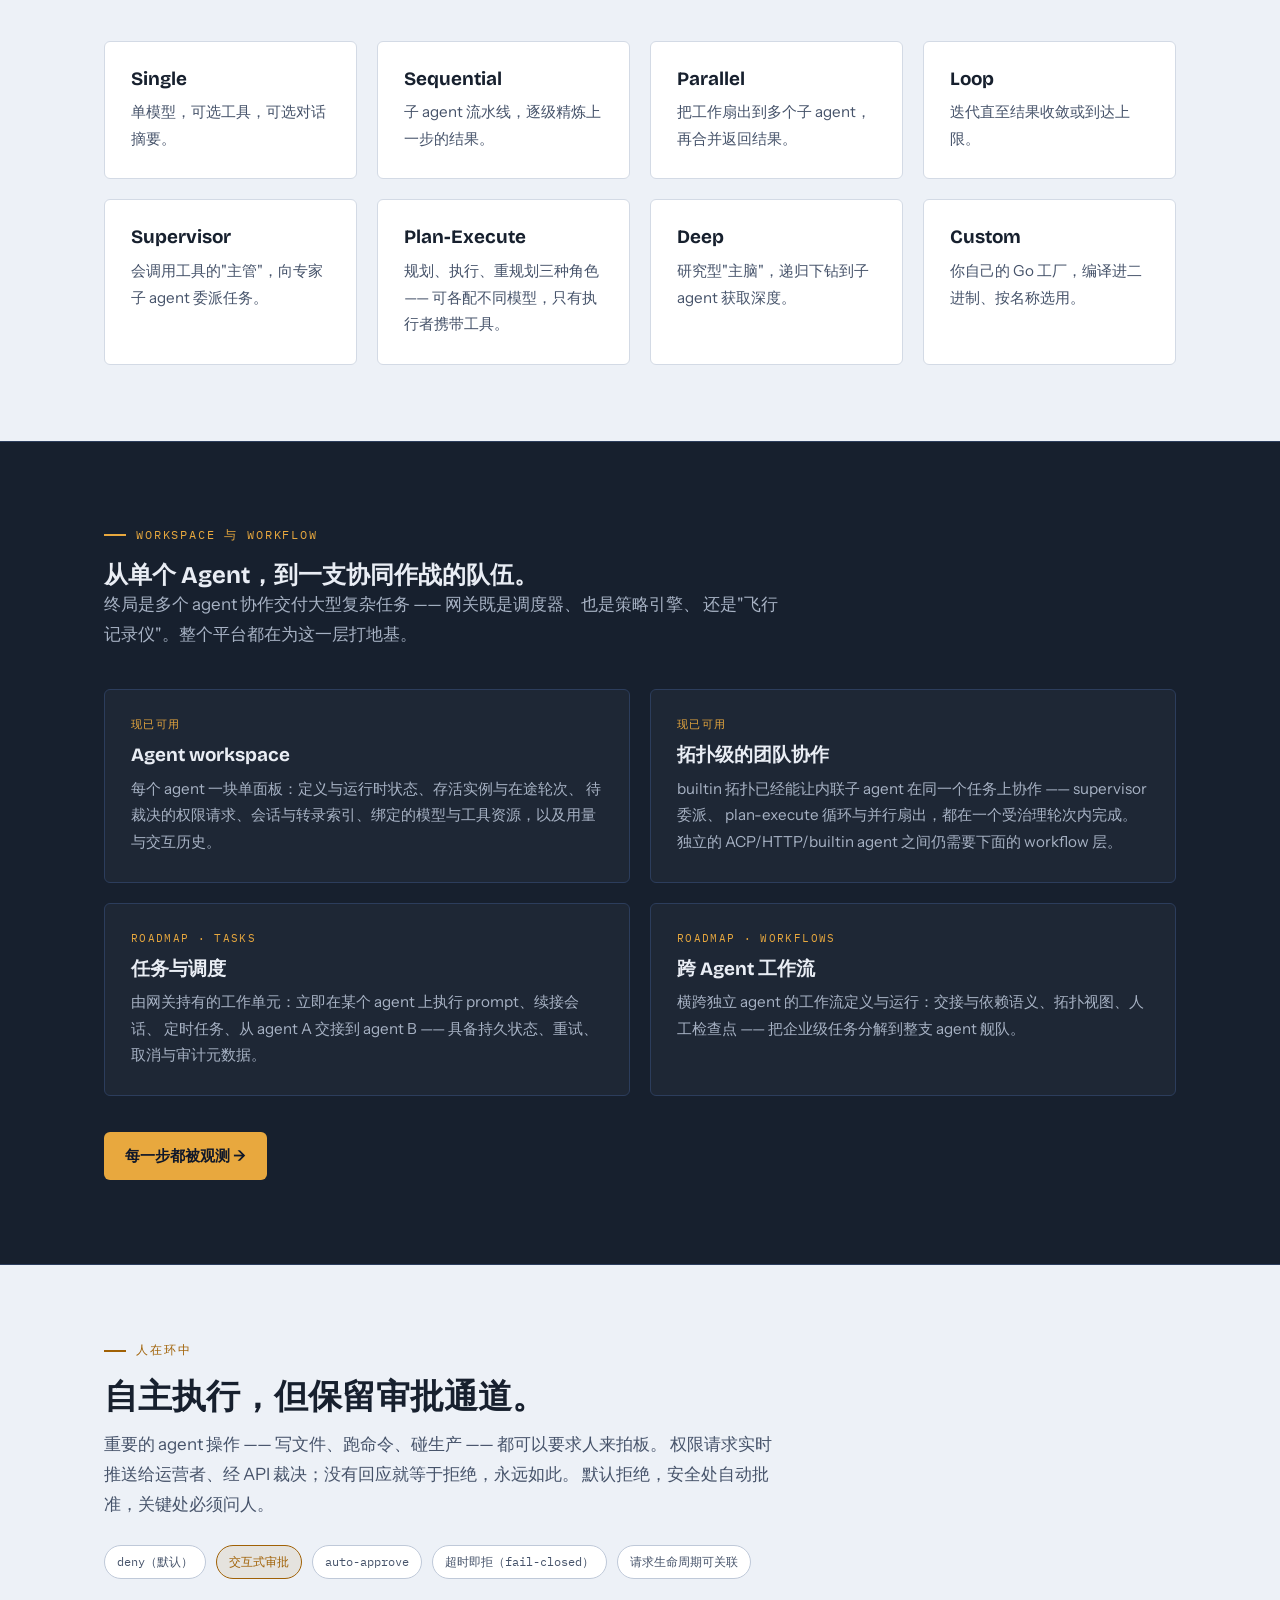
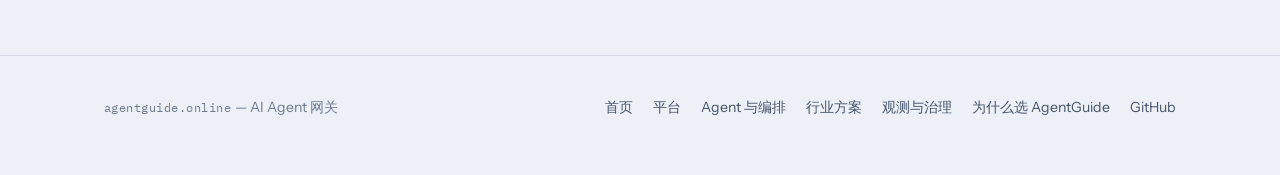
<file: website/zh/agents.html>
<!doctype html>
<html lang="zh-CN">
<head>
<meta charset="utf-8">
<meta name="viewport" content="width=device-width, initial-scale=1">
<title>Agent 与编排 — AgentGuide</title>
<meta name="description" content="用声明式拓扑运行 builtin agent，统一管理 ACP agent 与外部身份，并在同一控制面上规划跨 Agent 任务和 workflow。">
<link rel="preconnect" href="https://fonts.googleapis.com">
<link rel="preconnect" href="https://fonts.gstatic.com" crossorigin>
<link href="https://fonts.googleapis.com/css2?family=Bricolage+Grotesque:wght@600;700;800&family=Instrument+Sans:ital,wght@0,400;0,500;0,600;1,400&family=IBM+Plex+Mono:wght@400;500&display=swap" rel="stylesheet">
<link rel="alternate" hreflang="en" href="https://agentguide.online/agents.html">
<link rel="alternate" hreflang="zh" href="https://agentguide.online/zh/agents.html">
<link rel="alternate" hreflang="x-default" href="https://agentguide.online/agents.html">
<link rel="stylesheet" href="../assets/site.css">
</head>
<body>

<header class="nav">
  <div class="wrap nav-inner">
    <a class="brand" href="index.html">
      <span class="brand-mark" aria-hidden="true"></span>
      AgentGuide
      <span class="brand-domain">agentguide.online</span>
    </a>
    <nav class="nav-links" aria-label="主导航">
      <a href="index.html">首页</a>
      <a href="platform.html">平台</a>
      <a href="agents.html" aria-current="page">Agent 与编排</a>
      <a href="solutions.html">行业方案</a>
      <a href="observability.html">观测与治理</a>
      <a href="why.html">为什么选 AgentGuide</a>
    </nav>
    <a class="lang-switch" href="../agents.html" lang="en" hreflang="en">EN</a>
  </div>
</header>

<main>

  <section class="page-head">
    <div class="wrap">
      <p class="eyebrow">Agent 与编排</p>
      <h1>注册、发布、授权、协同。</h1>
      <p class="lede">
        真正的问题从来不是代理某个协议，而是把 agent 当作一支受管的队伍来运营：
        注册它们、安全地对外发布、分配模型与工具、盯住它们在做什么、裁决人工审批、
        再协调它们跨 agent 协作。这就是 AgentGuide 控制平面的职责。
      </p>
    </div>
  </section>

  <section class="section" id="runtimes">
    <div class="wrap">
      <p class="eyebrow">运行时</p>
      <h2>两种执行运行时，加一种外部身份模型。</h2>
      <p class="lede">
        agent 是一等对象，拥有路由、资源、策略、用量与健康状况
        —— builtin 与 ACP 今天由网关执行；HTTP 定义外部 agent 形态，直接任务分发仍在路线图上。
      </p>

      <div class="feature-row">
        <div>
          <span class="kicker">runtime · builtin</span>
          <h3>Builtin — Agent 即配置</h3>
          <p>
            声明一个 agent —— 它的模型路由、MCP 工具、拓扑 —— 网关就在进程内
            基于内嵌的 agent 框架把它物化出来。不用构建容器，不用部署服务。
            定义更新在下一轮生效，在途工作优雅收尾。
          </p>
        </div>
        <ul class="feature-list">
          <li><b>最深的可观测性</b> 每一轮内部的模型调用与工具执行都有独立的追踪 span。</li>
          <li><b>结构性治理</b> agent 的模型走你的 LLM 路由、工具走你的 MCP 服务，此外什么都碰不到。</li>
          <li><b>fail-closed 限制</b> 按 agent 的并发上限与轮次超时直接拒绝而非排队；每一轮都有 panic 隔离。</li>
          <li><b>能力感知的"大脑"</b> 带工具的节点只绑定支持工具调用的模型；plan-execute 各角色可各配模型 —— 便宜的做规划，强的做执行。</li>
          <li><b>会话连续性</b> 同会话的轮次安全串行，进行中的对话绝不会被容量驱逐清掉历史。</li>
          <li><b>检查点审批</b> 交互式 MCP 调用挂起时不占槽位，恢复后沿用稳定 run 身份，并通过 link 关联 trace 分段。</li>
          <li><b>运行控制</b> 对瞬态模型故障进行节点级重试，并可强制取消或优雅停止在途轮次。</li>
          <li><b>上下文中间件</b> 可选摘要、裁减、工具搜索、内联 skill、plan task 与虚拟 AGENTS.md 指引。</li>
          <li><b>自定义 Go agent</b> 把你自己的 agent 工厂编译进二进制，用声明的方式选用。</li>
        </ul>
      </div>

      <div class="feature-row">
        <div>
          <span class="kicker">runtime · acp</span>
          <h3>ACP — 托管编码 Agent</h3>
          <p>
            网关托管 Agent Client Protocol agent（如 Codex 与 OpenCode）的生命周期：
            进程池化、SSE 流式轮次、转录回放，权限请求经由你的策略裁决
            —— 拒绝、自动批准或交互式人工决定。
          </p>
        </div>
        <ul class="feature-list">
          <li><b>进程池</b> 空闲回收、实例上限、死实例驱逐、会话感知复用。</li>
          <li><b>会话与转录</b> 列出会话、回放完整对话、续接线程。</li>
          <li><b>人在环中</b> 权限请求出现在实时流上、经 API 裁决 —— 超时即拒绝（fail-closed）。</li>
          <li><b>流式轮次 API</b> 增量、推理、计划、工具调用与用量，皆为类型化 SSE 事件。</li>
        </ul>
      </div>

      <div class="feature-row">
        <div>
          <span class="kicker">identity · http · 执行路线图</span>
          <h3>HTTP — 注册你的外部 Agent</h3>
          <p>
            用任意框架构建、运行在你自己基础设施上的 agent，今天可以注册端点与管理身份；
            调用该端点的任务后端将随网关持有的 external task 一同实现。
          </p>
        </div>
        <ul class="feature-list">
          <li><b>同一套身份模型</b> 路由、资源、策略、用量与健康，与其他运行时一致。</li>
          <li><b>归因引用</b> 路由归属明确时，绑定路由的流量会归因到该 agent。</li>
          <li><b>执行边界</b> 网关当前会存储并校验身份，但尚不分发 HTTP agent 任务。</li>
          <li><b>无锁定</b> LangChain、ADK、自研栈 —— 网关一视同仁。</li>
        </ul>
      </div>

      <div class="table-scroll">
        <table>
          <thead>
            <tr>
              <th>运行时</th>
              <th>进程归属</th>
              <th>适合场景</th>
              <th>编排</th>
              <th>观测深度</th>
            </tr>
          </thead>
          <tbody>
            <tr>
              <td>Builtin</td>
              <td>网关（进程内）</td>
              <td>可组合的企业 agent、多 agent 拓扑</td>
              <td><span class="tag">声明式拓扑</span></td>
              <td>轮次 + 内部模型与工具 span</td>
            </tr>
            <tr>
              <td>ACP</td>
              <td>网关（托管进程）</td>
              <td>编码 agent：Codex、OpenCode</td>
              <td><span class="tag-steel tag">会话与权限</span></td>
              <td>轮次事件、转录、用量</td>
            </tr>
            <tr>
              <td>HTTP</td>
              <td>你（外部服务）</td>
              <td>任意框架上的存量 agent</td>
              <td><span class="tag-steel tag">任务后端路线图</span></td>
              <td>路由归属明确时归因</td>
            </tr>
          </tbody>
        </table>
      </div>
    </div>
  </section>

  <section class="section" id="registry">
    <div class="wrap">
      <p class="eyebrow">注册与发布</p>
      <h2>你的 Agent 资产，登记在册、产品化输出。</h2>
      <p class="lede">
        大多数组织答不上来"我们有哪些 agent、谁能调用它们？"
        AgentGuide 让这两个问题变得无聊：一个盘点所有 agent 的注册中心，
        和一套把 agent 发布成受治理 API 产品的路由。
      </p>

      <div class="feature-row">
        <div>
          <span class="kicker">agent registry</span>
          <h3>一份完整的 agent 资产清单</h3>
          <p>
            每个 agent —— builtin、ACP 或 HTTP —— 都是有声明式管理形态的注册对象：
            关联的模型与 MCP 资源、入口路由、策略和健康状态。builtin 定义还会在执行时
            强制使用所选模型路由与工具。workspace 视图把这些汇聚在一个页面里。
          </p>
        </div>
        <ul class="feature-list">
          <li><b>声明式能力</b> 模型与工具绑定是 agent 定义的一部分 —— 可发现，而不是口口相传。</li>
          <li><b>实时状态</b> 物化状态、池化实例、在途轮次、待裁决审批。</li>
          <li><b>健康与活动</b> 按 agent 的健康状况、用量汇总与交互历史。</li>
          <li><b>运行时切换仍稳定</b> 更换运行时后，同一 AgentRoute 的 URL、路由 ID 与 VirtualKey 允许列表保持不变。</li>
        </ul>
      </div>

      <div class="feature-row">
        <div>
          <span class="kicker">agent as a product</span>
          <h3>像发布 API 一样发布 Agent</h3>
          <p>
            统一且与运行时无关的 AgentRoute 之后，builtin 或 ACP agent 是一个有稳定端点的企业能力：消费方拿到一个 URL 和一把虚拟密钥；
            你保有版本化的定义、按消费方的计量，以及一处吊销访问的权力。
            像交付服务一样向内部团队交付 agent。
          </p>
        </div>
        <ul class="feature-list">
          <li><b>稳定端点</b> 网关路由之后的流式轮次 API —— 消费方永远不直接接触运行时。</li>
          <li><b>按密钥授权</b> 每个消费团队或应用一把虚拟密钥，集中轮换与吊销。</li>
          <li><b>用量计量</b> VirtualKey 与 agent 维度支持按消费方和按 agent 查询用量。</li>
          <li><b>零停机更新</b> builtin 定义变更在下一轮生效，在途工作优雅收尾。</li>
        </ul>
      </div>
    </div>
  </section>

  <section class="section" id="topologies">
    <div class="wrap">
      <p class="eyebrow">Builtin 拓扑</p>
      <h2>多 Agent 协作模式，声明出来而不是写出来。</h2>
      <p class="lede">
        builtin agent 的拓扑是其定义的一部分。把子 agent 组合成经过验证的协作模式
        —— 配置时校验，运行时物化。
      </p>
      <div class="card-grid cols-4">
        <div class="card">
          <h3>Single</h3>
          <p>单模型，可选工具，可选对话摘要。</p>
        </div>
        <div class="card">
          <h3>Sequential</h3>
          <p>子 agent 流水线，逐级精炼上一步的结果。</p>
        </div>
        <div class="card">
          <h3>Parallel</h3>
          <p>把工作扇出到多个子 agent，再合并返回结果。</p>
        </div>
        <div class="card">
          <h3>Loop</h3>
          <p>迭代直至结果收敛或到达上限。</p>
        </div>
        <div class="card">
          <h3>Supervisor</h3>
          <p>会调用工具的"主管"，向专家子 agent 委派任务。</p>
        </div>
        <div class="card">
          <h3>Plan-Execute</h3>
          <p>规划、执行、重规划三种角色 —— 可各配不同模型，只有执行者携带工具。</p>
        </div>
        <div class="card">
          <h3>Deep</h3>
          <p>研究型"主脑"，递归下钻到子 agent 获取深度。</p>
        </div>
        <div class="card">
          <h3>Custom</h3>
          <p>你自己的 Go 工厂，编译进二进制、按名称选用。</p>
        </div>
      </div>
    </div>
  </section>

  <section class="band" id="orchestration">
    <div class="wrap">
      <p class="eyebrow">Workspace 与 Workflow</p>
      <h2>从单个 Agent，到一支协同作战的队伍。</h2>
      <p class="lede">
        终局是多个 agent 协作交付大型复杂任务 —— 网关既是调度器、也是策略引擎、
        还是"飞行记录仪"。整个平台都在为这一层打地基。
      </p>

      <div class="card-grid cols-2">
        <div class="card">
          <span class="kicker">现已可用</span>
          <h3>Agent workspace</h3>
          <p>
            每个 agent 一块单面板：定义与运行时状态、存活实例与在途轮次、
            待裁决的权限请求、会话与转录索引、绑定的模型与工具资源，以及用量与交互历史。
          </p>
        </div>
        <div class="card">
          <span class="kicker">现已可用</span>
          <h3>拓扑级的团队协作</h3>
          <p>
            builtin 拓扑已经能让内联子 agent 在同一个任务上协作 —— supervisor 委派、
            plan-execute 循环与并行扇出，都在一个受治理轮次内完成。独立的
            ACP/HTTP/builtin agent 之间仍需要下面的 workflow 层。
          </p>
        </div>
        <div class="card">
          <span class="kicker">roadmap · tasks</span>
          <h3>任务与调度</h3>
          <p>
            由网关持有的工作单元：立即在某个 agent 上执行 prompt、续接会话、
            定时任务、从 agent A 交接到 agent B —— 具备持久状态、重试、取消与审计元数据。
          </p>
        </div>
        <div class="card">
          <span class="kicker">roadmap · workflows</span>
          <h3>跨 Agent 工作流</h3>
          <p>
            横跨独立 agent 的工作流定义与运行：交接与依赖语义、拓扑视图、人工检查点
            —— 把企业级任务分解到整支 agent 舰队。
          </p>
        </div>
      </div>

      <div class="cta-row" style="margin-top: 36px;">
        <a class="btn btn-primary" href="observability.html">每一步都被观测 →</a>
      </div>
    </div>
  </section>

  <section class="section">
    <div class="wrap">
      <p class="eyebrow">人在环中</p>
      <h2>自主执行，但保留审批通道。</h2>
      <p class="lede">
        重要的 agent 操作 —— 写文件、跑命令、碰生产 —— 都可以要求人来拍板。
        权限请求实时推送给运营者、经 API 裁决；没有回应就等于拒绝，永远如此。
        默认拒绝，安全处自动批准，关键处必须问人。
      </p>
      <div class="chip-row">
        <span class="chip">deny（默认）</span>
        <span class="chip chip-accent">交互式审批</span>
        <span class="chip">auto-approve</span>
        <span class="chip">超时即拒（fail-closed）</span>
        <span class="chip">请求生命周期可关联</span>
      </div>
    </div>
  </section>

</main>

<footer>
  <div class="wrap footer-inner">
    <div>
      <span class="footer-domain">agentguide.online</span> — AI Agent 网关
    </div>
    <nav class="footer-links" aria-label="页脚导航">
      <a href="index.html">首页</a>
      <a href="platform.html">平台</a>
      <a href="agents.html">Agent 与编排</a>
      <a href="solutions.html">行业方案</a>
      <a href="observability.html">观测与治理</a>
      <a href="why.html">为什么选 AgentGuide</a>
      <a href="https://github.com/agent-guide/agent-gateway">GitHub</a>
    </nav>
  </div>
</footer>

</body>
</html>
</file>
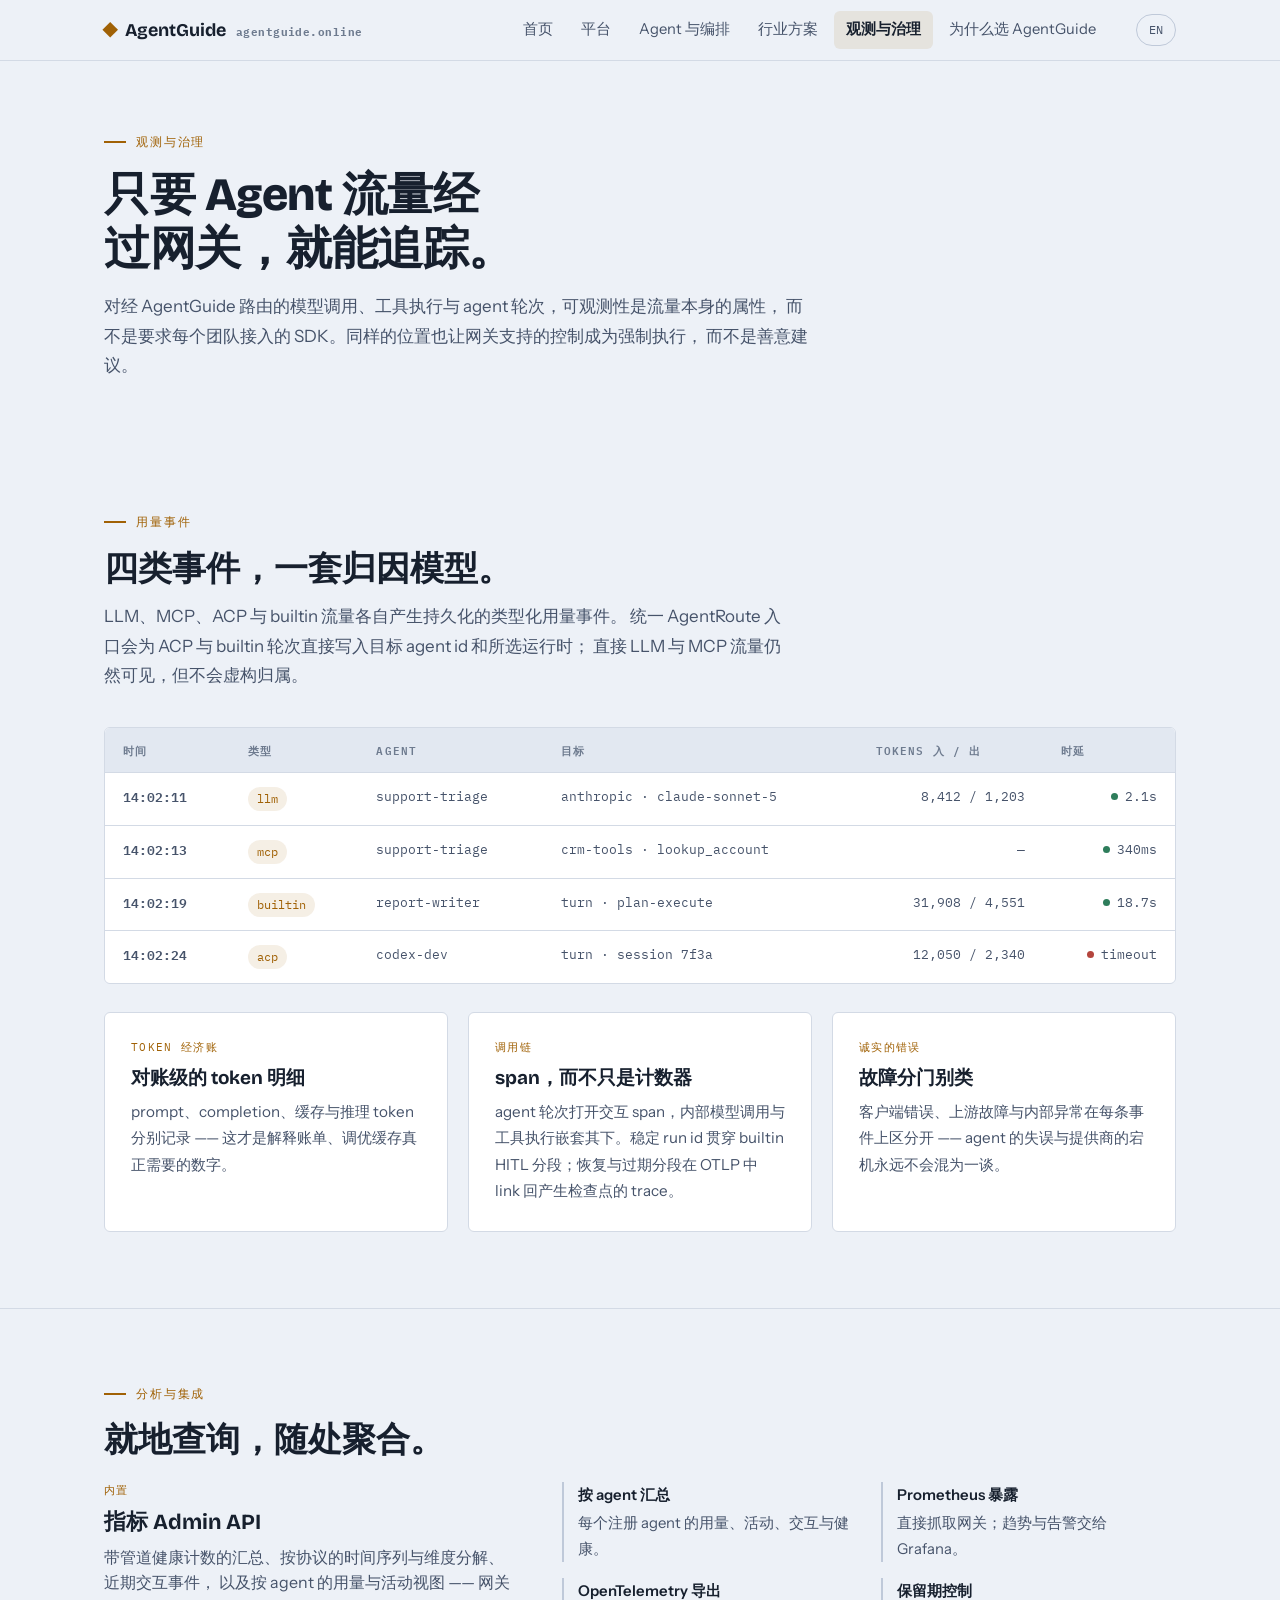
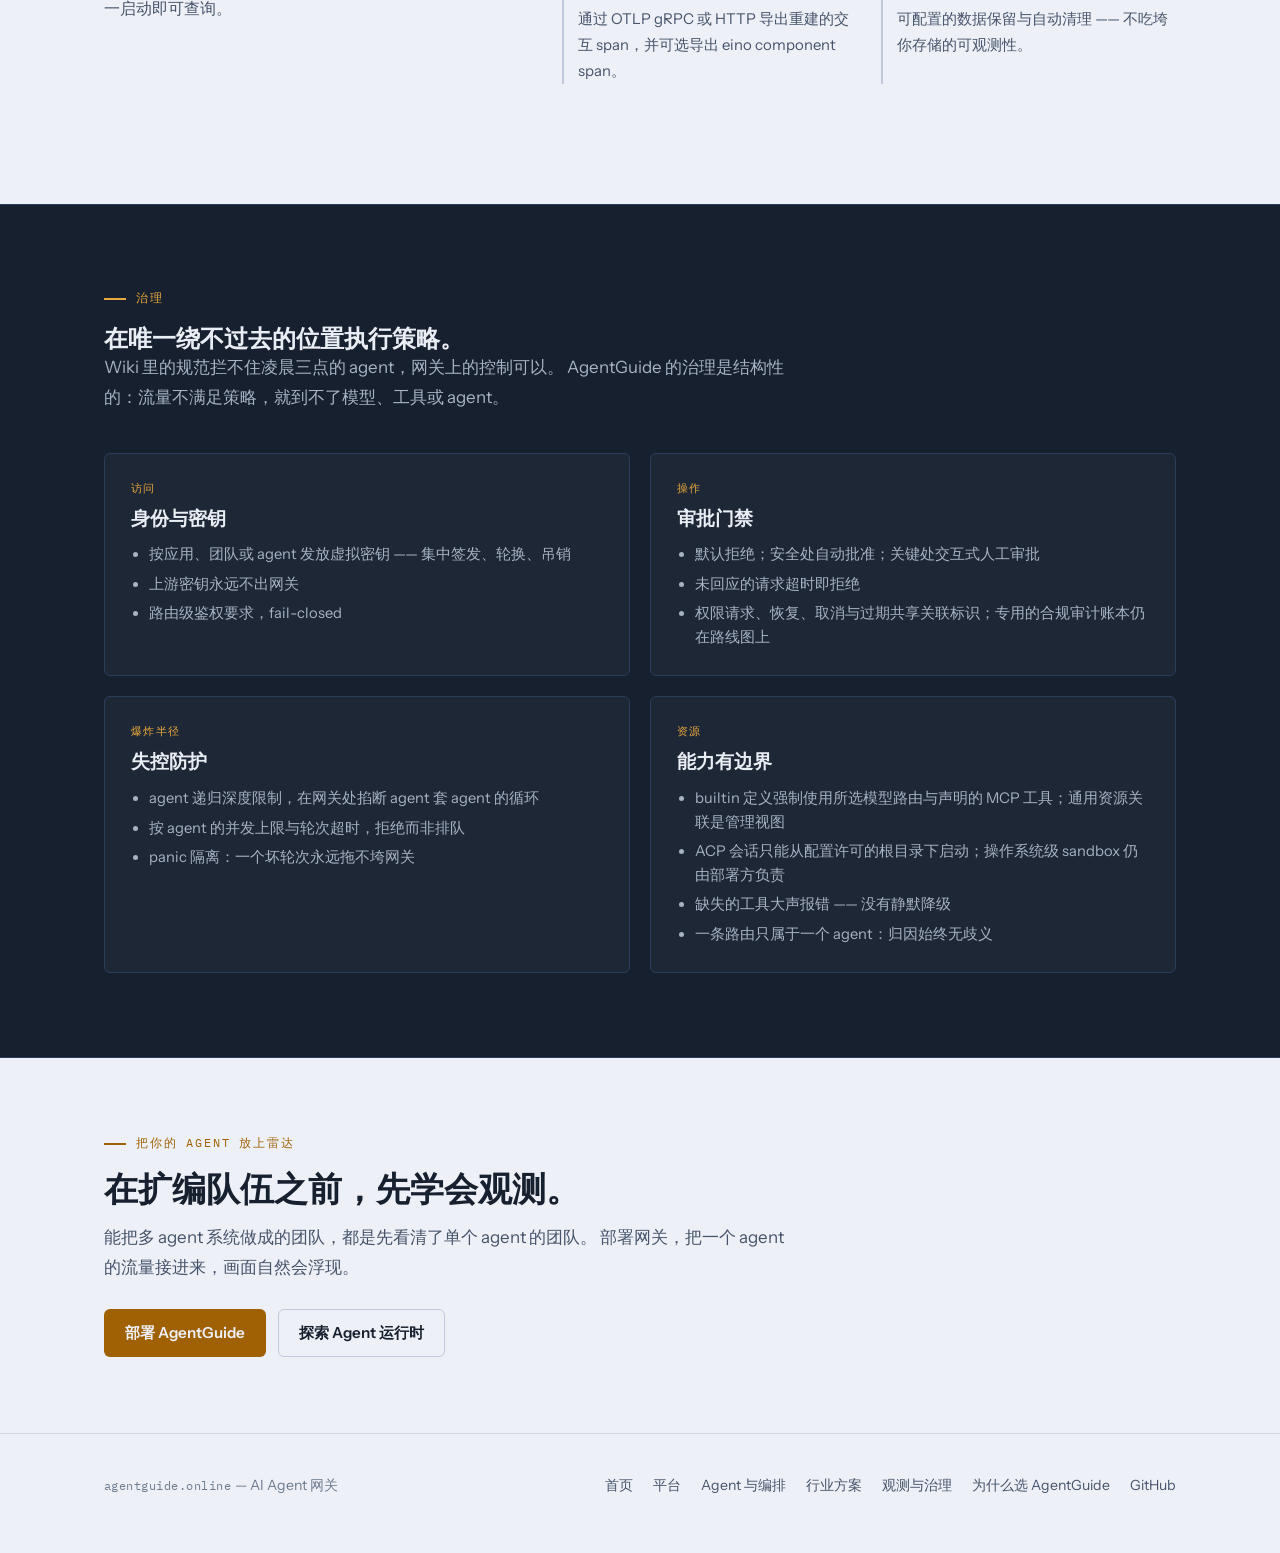
<file: website/zh/observability.html>
<!doctype html>
<html lang="zh-CN">
<head>
<meta charset="utf-8">
<meta name="viewport" content="width=device-width, initial-scale=1">
<title>观测与治理 — AgentGuide</title>
<meta name="description" content="为经网关路由的 LLM、MCP、ACP 与 builtin 流量提供类型化用量事件、trace 和条件式 Agent 归因，并实施 fail-closed 运行控制。">
<link rel="preconnect" href="https://fonts.googleapis.com">
<link rel="preconnect" href="https://fonts.gstatic.com" crossorigin>
<link href="https://fonts.googleapis.com/css2?family=Bricolage+Grotesque:wght@600;700;800&family=Instrument+Sans:ital,wght@0,400;0,500;0,600;1,400&family=IBM+Plex+Mono:wght@400;500&display=swap" rel="stylesheet">
<link rel="alternate" hreflang="en" href="https://agentguide.online/observability.html">
<link rel="alternate" hreflang="zh" href="https://agentguide.online/zh/observability.html">
<link rel="alternate" hreflang="x-default" href="https://agentguide.online/observability.html">
<link rel="stylesheet" href="../assets/site.css">
</head>
<body>

<header class="nav">
  <div class="wrap nav-inner">
    <a class="brand" href="index.html">
      <span class="brand-mark" aria-hidden="true"></span>
      AgentGuide
      <span class="brand-domain">agentguide.online</span>
    </a>
    <nav class="nav-links" aria-label="主导航">
      <a href="index.html">首页</a>
      <a href="platform.html">平台</a>
      <a href="agents.html">Agent 与编排</a>
      <a href="solutions.html">行业方案</a>
      <a href="observability.html" aria-current="page">观测与治理</a>
      <a href="why.html">为什么选 AgentGuide</a>
    </nav>
    <a class="lang-switch" href="../observability.html" lang="en" hreflang="en">EN</a>
  </div>
</header>

<main>

  <section class="page-head">
    <div class="wrap">
      <p class="eyebrow">观测与治理</p>
      <h1>只要 Agent 流量经过网关，就能追踪。</h1>
      <p class="lede">
        对经 AgentGuide 路由的模型调用、工具执行与 agent 轮次，可观测性是流量本身的属性，
        而不是要求每个团队接入的 SDK。同样的位置也让网关支持的控制成为强制执行，
        而不是善意建议。
      </p>
    </div>
  </section>

  <section class="section" id="events">
    <div class="wrap">
      <p class="eyebrow">用量事件</p>
      <h2>四类事件，一套归因模型。</h2>
      <p class="lede">
        LLM、MCP、ACP 与 builtin 流量各自产生持久化的类型化用量事件。
        统一 AgentRoute 入口会为 ACP 与 builtin 轮次直接写入目标 agent id 和所选运行时；
        直接 LLM 与 MCP 流量仍然可见，但不会虚构归属。
      </p>

      <div class="table-scroll">
        <table>
          <thead>
            <tr>
              <th>时间</th>
              <th>类型</th>
              <th>agent</th>
              <th>目标</th>
              <th>tokens 入 / 出</th>
              <th>时延</th>
            </tr>
          </thead>
          <tbody>
            <tr>
              <td class="mono-cell">14:02:11</td>
              <td><span class="tag">llm</span></td>
              <td class="mono-cell">support-triage</td>
              <td class="mono-cell">anthropic · claude-sonnet-5</td>
              <td class="num">8,412 / 1,203</td>
              <td class="num"><span class="ok-dot"></span>2.1s</td>
            </tr>
            <tr>
              <td class="mono-cell">14:02:13</td>
              <td><span class="tag">mcp</span></td>
              <td class="mono-cell">support-triage</td>
              <td class="mono-cell">crm-tools · lookup_account</td>
              <td class="num">—</td>
              <td class="num"><span class="ok-dot"></span>340ms</td>
            </tr>
            <tr>
              <td class="mono-cell">14:02:19</td>
              <td><span class="tag">builtin</span></td>
              <td class="mono-cell">report-writer</td>
              <td class="mono-cell">turn · plan-execute</td>
              <td class="num">31,908 / 4,551</td>
              <td class="num"><span class="ok-dot"></span>18.7s</td>
            </tr>
            <tr>
              <td class="mono-cell">14:02:24</td>
              <td><span class="tag">acp</span></td>
              <td class="mono-cell">codex-dev</td>
              <td class="mono-cell">turn · session 7f3a</td>
              <td class="num">12,050 / 2,340</td>
              <td class="num"><span class="err-dot"></span>timeout</td>
            </tr>
          </tbody>
        </table>
      </div>

      <div class="card-grid" style="margin-top: 28px;">
        <div class="card">
          <span class="kicker">token 经济账</span>
          <h3>对账级的 token 明细</h3>
          <p>
            prompt、completion、缓存与推理 token 分别记录
            —— 这才是解释账单、调优缓存真正需要的数字。
          </p>
        </div>
        <div class="card">
          <span class="kicker">调用链</span>
          <h3>span，而不只是计数器</h3>
          <p>
            agent 轮次打开交互 span，内部模型调用与工具执行嵌套其下。稳定 run id
            贯穿 builtin HITL 分段；恢复与过期分段在 OTLP 中 link 回产生检查点的 trace。
          </p>
        </div>
        <div class="card">
          <span class="kicker">诚实的错误</span>
          <h3>故障分门别类</h3>
          <p>
            客户端错误、上游故障与内部异常在每条事件上区分开
            —— agent 的失误与提供商的宕机永远不会混为一谈。
          </p>
        </div>
      </div>
    </div>
  </section>

  <section class="section" id="analytics">
    <div class="wrap">
      <p class="eyebrow">分析与集成</p>
      <h2>就地查询，随处聚合。</h2>
      <div class="feature-row">
        <div>
          <span class="kicker">内置</span>
          <h3>指标 Admin API</h3>
          <p>
            带管道健康计数的汇总、按协议的时间序列与维度分解、近期交互事件，
            以及按 agent 的用量与活动视图 —— 网关一启动即可查询。
          </p>
        </div>
        <ul class="feature-list">
          <li><b>按 agent 汇总</b> 每个注册 agent 的用量、活动、交互与健康。</li>
          <li><b>Prometheus 暴露</b> 直接抓取网关；趋势与告警交给 Grafana。</li>
          <li><b>OpenTelemetry 导出</b> 通过 OTLP gRPC 或 HTTP 导出重建的交互 span，并可选导出 eino component span。</li>
          <li><b>保留期控制</b> 可配置的数据保留与自动清理 —— 不吃垮你存储的可观测性。</li>
        </ul>
      </div>
    </div>
  </section>

  <section class="band" id="governance">
    <div class="wrap">
      <p class="eyebrow">治理</p>
      <h2>在唯一绕不过去的位置执行策略。</h2>
      <p class="lede">
        Wiki 里的规范拦不住凌晨三点的 agent，网关上的控制可以。
        AgentGuide 的治理是结构性的：流量不满足策略，就到不了模型、工具或 agent。
      </p>
      <div class="card-grid cols-2">
        <div class="card">
          <span class="kicker">访问</span>
          <h3>身份与密钥</h3>
          <ul>
            <li>按应用、团队或 agent 发放虚拟密钥 —— 集中签发、轮换、吊销</li>
            <li>上游密钥永远不出网关</li>
            <li>路由级鉴权要求，fail-closed</li>
          </ul>
        </div>
        <div class="card">
          <span class="kicker">操作</span>
          <h3>审批门禁</h3>
          <ul>
            <li>默认拒绝；安全处自动批准；关键处交互式人工审批</li>
            <li>未回应的请求超时即拒绝</li>
            <li>权限请求、恢复、取消与过期共享关联标识；专用的合规审计账本仍在路线图上</li>
          </ul>
        </div>
        <div class="card">
          <span class="kicker">爆炸半径</span>
          <h3>失控防护</h3>
          <ul>
            <li>agent 递归深度限制，在网关处掐断 agent 套 agent 的循环</li>
            <li>按 agent 的并发上限与轮次超时，拒绝而非排队</li>
            <li>panic 隔离：一个坏轮次永远拖不垮网关</li>
          </ul>
        </div>
        <div class="card">
          <span class="kicker">资源</span>
          <h3>能力有边界</h3>
          <ul>
            <li>builtin 定义强制使用所选模型路由与声明的 MCP 工具；通用资源关联是管理视图</li>
            <li>ACP 会话只能从配置许可的根目录下启动；操作系统级 sandbox 仍由部署方负责</li>
            <li>缺失的工具大声报错 —— 没有静默降级</li>
            <li>一条路由只属于一个 agent：归因始终无歧义</li>
          </ul>
        </div>
      </div>
    </div>
  </section>

  <section class="section cta-final">
    <div class="wrap">
      <p class="eyebrow">把你的 Agent 放上雷达</p>
      <h2>在扩编队伍之前，先学会观测。</h2>
      <p class="lede">
        能把多 agent 系统做成的团队，都是先看清了单个 agent 的团队。
        部署网关，把一个 agent 的流量接进来，画面自然会浮现。
      </p>
      <div class="cta-row">
        <a class="btn btn-primary" href="platform.html#deploy">部署 AgentGuide</a>
        <a class="btn btn-ghost" href="agents.html">探索 Agent 运行时</a>
      </div>
    </div>
  </section>

</main>

<footer>
  <div class="wrap footer-inner">
    <div>
      <span class="footer-domain">agentguide.online</span> — AI Agent 网关
    </div>
    <nav class="footer-links" aria-label="页脚导航">
      <a href="index.html">首页</a>
      <a href="platform.html">平台</a>
      <a href="agents.html">Agent 与编排</a>
      <a href="solutions.html">行业方案</a>
      <a href="observability.html">观测与治理</a>
      <a href="why.html">为什么选 AgentGuide</a>
      <a href="https://github.com/agent-guide/agent-gateway">GitHub</a>
    </nav>
  </div>
</footer>

</body>
</html>
</file>
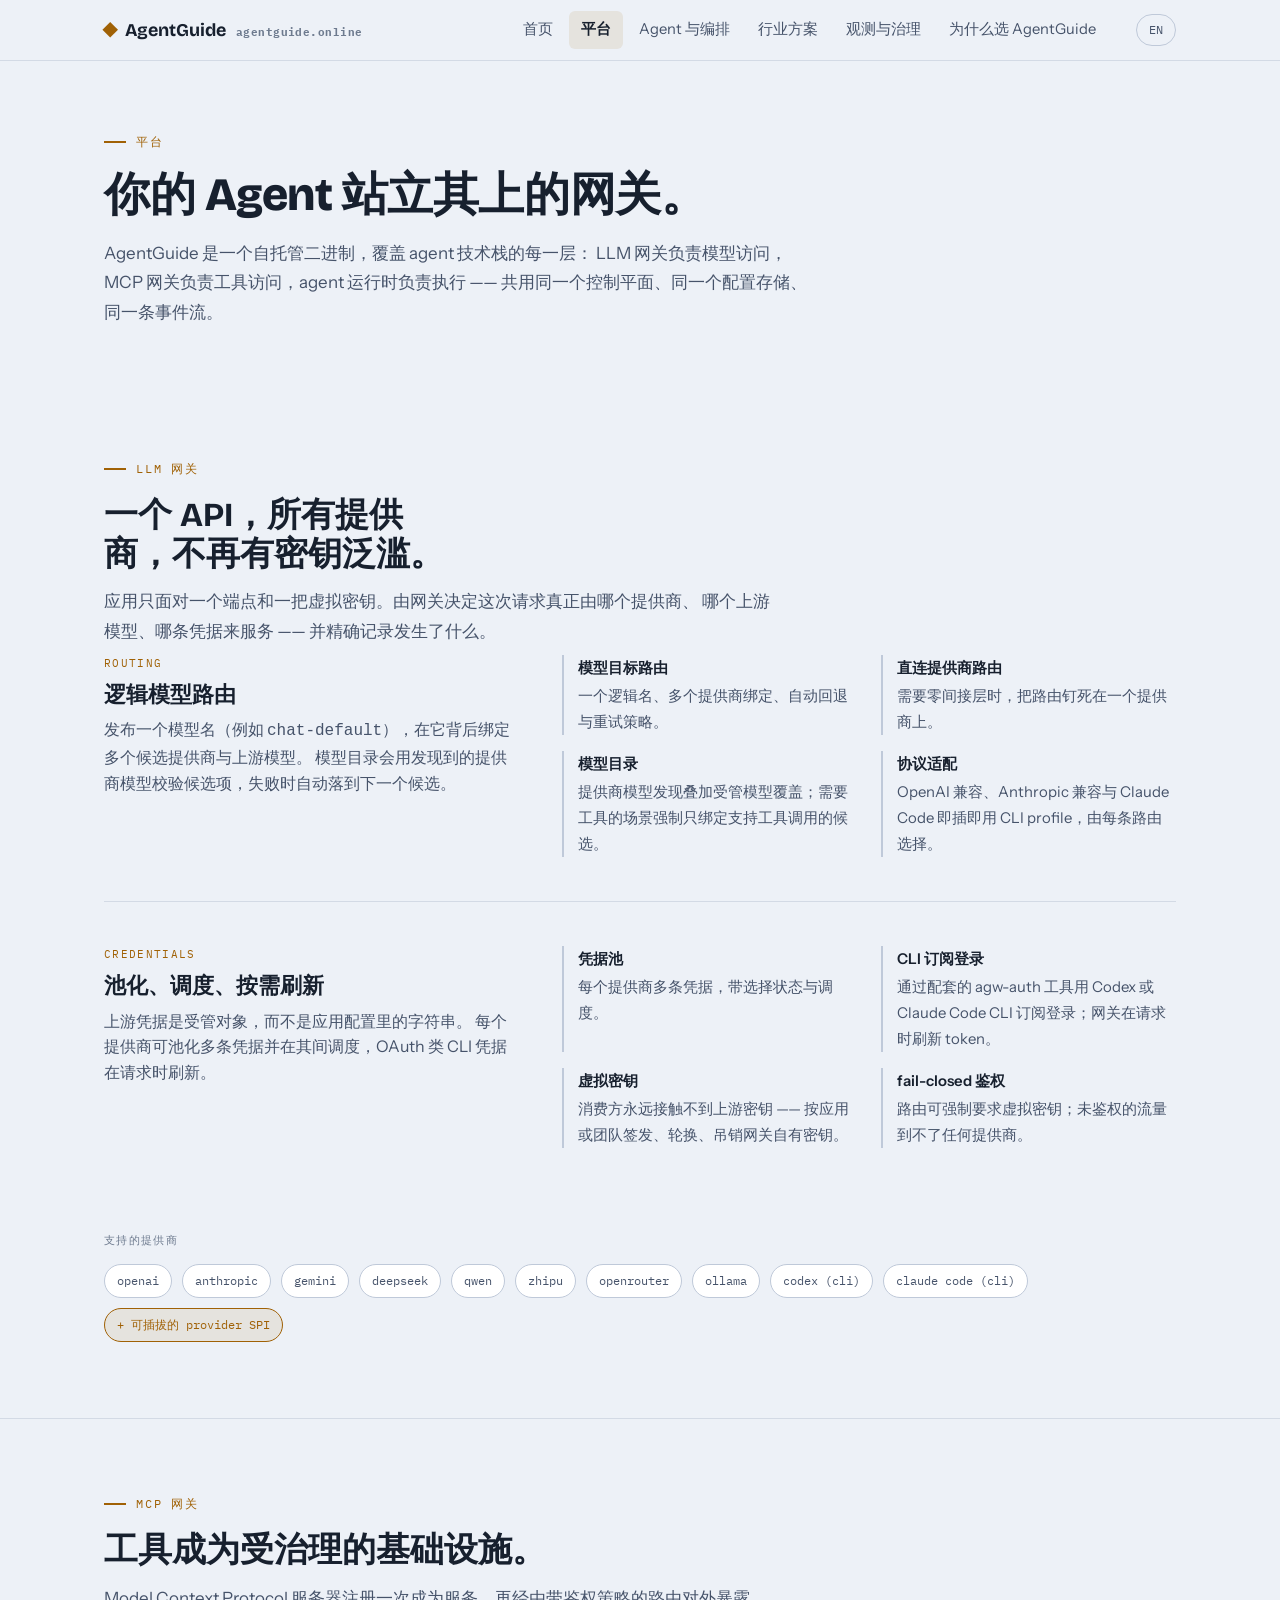
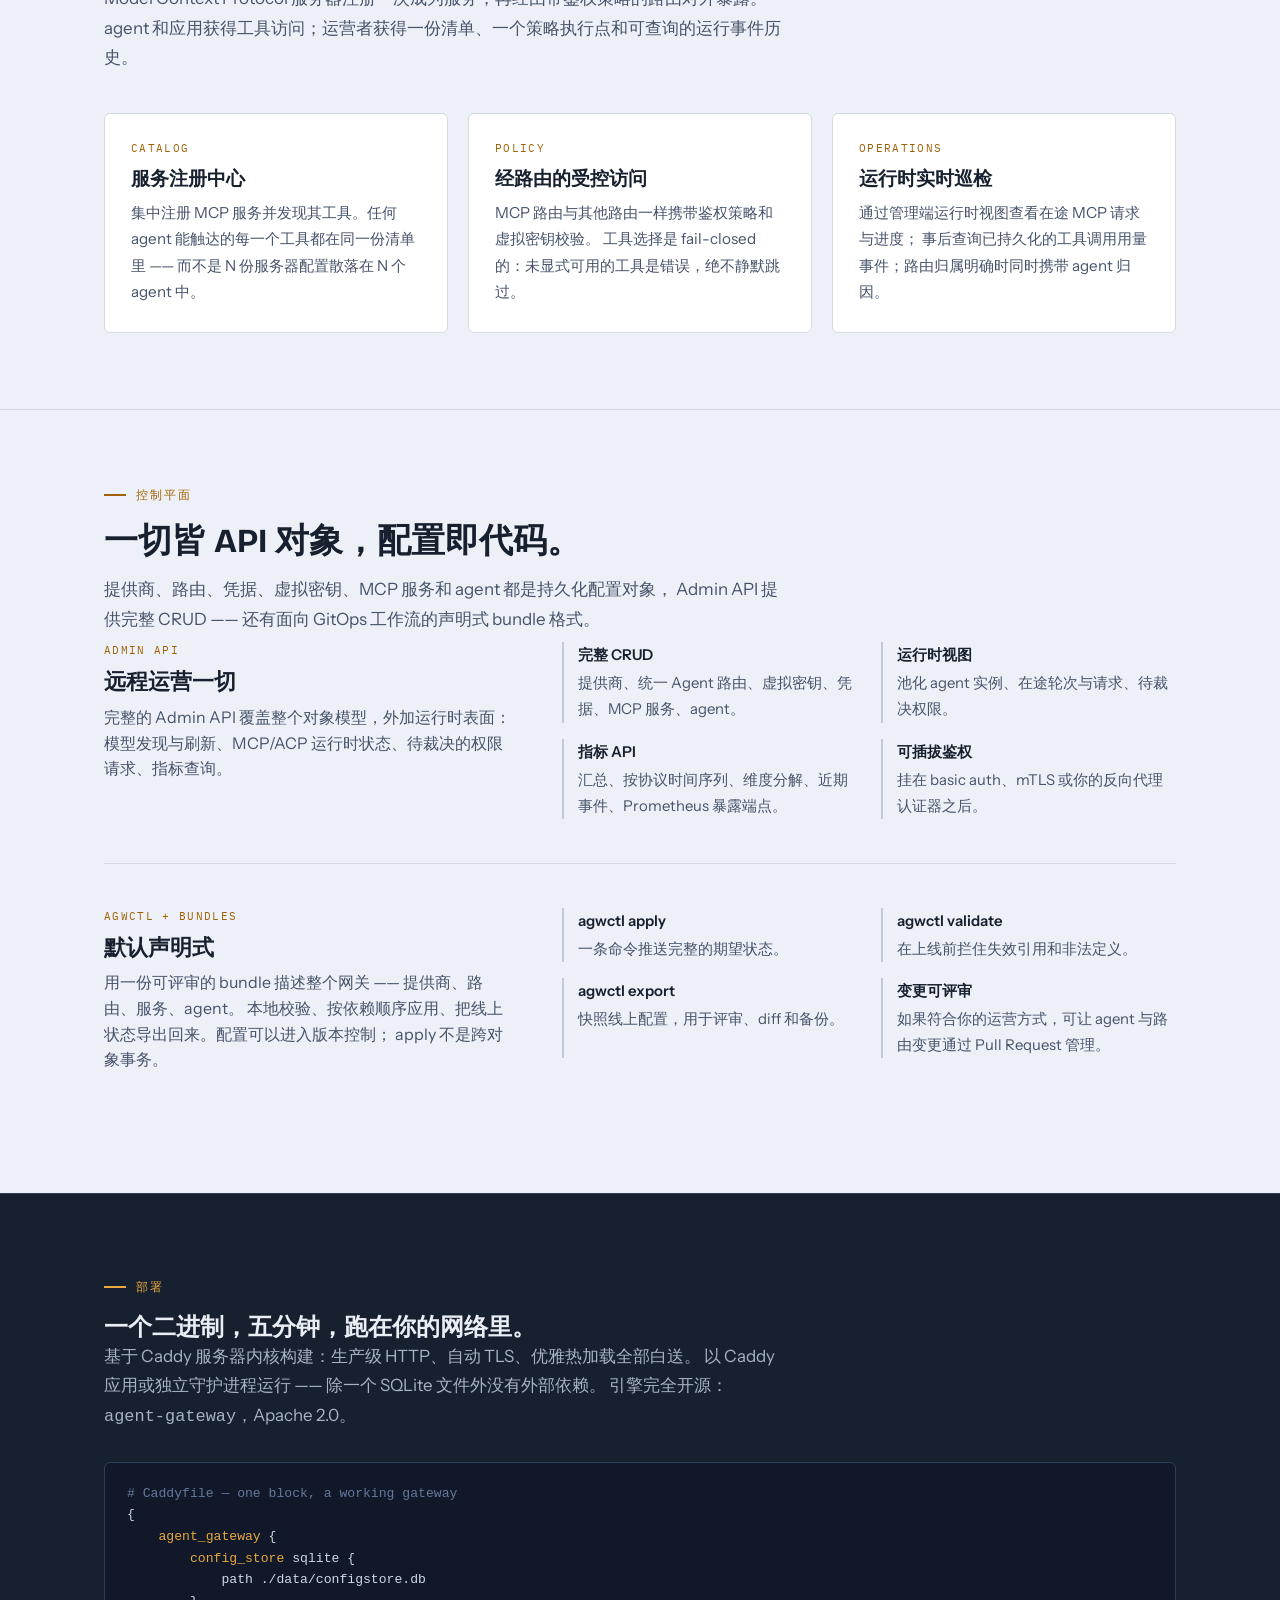
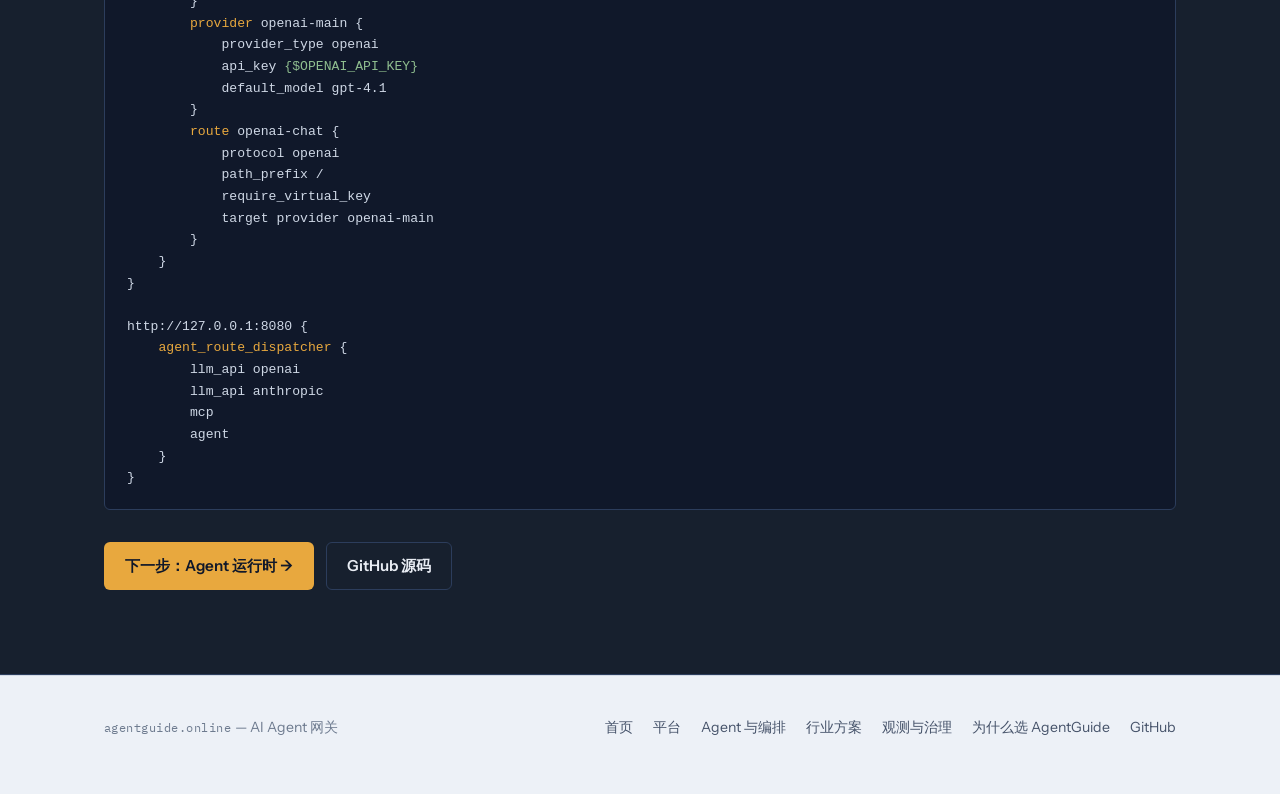
<file: website/zh/platform.html>
<!doctype html>
<html lang="zh-CN">
<head>
<meta charset="utf-8">
<meta name="viewport" content="width=device-width, initial-scale=1">
<title>平台 — AgentGuide</title>
<meta name="description" content="AgentGuide 平台：具备逻辑模型路由与凭据池的 LLM 网关、治理工具访问的 MCP 网关，以及自托管、配置即代码的控制平面。">
<link rel="preconnect" href="https://fonts.googleapis.com">
<link rel="preconnect" href="https://fonts.gstatic.com" crossorigin>
<link href="https://fonts.googleapis.com/css2?family=Bricolage+Grotesque:wght@600;700;800&family=Instrument+Sans:ital,wght@0,400;0,500;0,600;1,400&family=IBM+Plex+Mono:wght@400;500&display=swap" rel="stylesheet">
<link rel="alternate" hreflang="en" href="https://agentguide.online/platform.html">
<link rel="alternate" hreflang="zh" href="https://agentguide.online/zh/platform.html">
<link rel="alternate" hreflang="x-default" href="https://agentguide.online/platform.html">
<link rel="stylesheet" href="../assets/site.css">
</head>
<body>

<header class="nav">
  <div class="wrap nav-inner">
    <a class="brand" href="index.html">
      <span class="brand-mark" aria-hidden="true"></span>
      AgentGuide
      <span class="brand-domain">agentguide.online</span>
    </a>
    <nav class="nav-links" aria-label="主导航">
      <a href="index.html">首页</a>
      <a href="platform.html" aria-current="page">平台</a>
      <a href="agents.html">Agent 与编排</a>
      <a href="solutions.html">行业方案</a>
      <a href="observability.html">观测与治理</a>
      <a href="why.html">为什么选 AgentGuide</a>
    </nav>
    <a class="lang-switch" href="../platform.html" lang="en" hreflang="en">EN</a>
  </div>
</header>

<main>

  <section class="page-head">
    <div class="wrap">
      <p class="eyebrow">平台</p>
      <h1>你的 Agent 站立其上的网关。</h1>
      <p class="lede">
        AgentGuide 是一个自托管二进制，覆盖 agent 技术栈的每一层：
        LLM 网关负责模型访问，MCP 网关负责工具访问，agent 运行时负责执行
        —— 共用同一个控制平面、同一个配置存储、同一条事件流。
      </p>
    </div>
  </section>

  <section class="section" id="llm">
    <div class="wrap">
      <p class="eyebrow">LLM 网关</p>
      <h2>一个 API，所有提供商，不再有密钥泛滥。</h2>
      <p class="lede">
        应用只面对一个端点和一把虚拟密钥。由网关决定这次请求真正由哪个提供商、
        哪个上游模型、哪条凭据来服务 —— 并精确记录发生了什么。
      </p>

      <div class="feature-row">
        <div>
          <span class="kicker">routing</span>
          <h3>逻辑模型路由</h3>
          <p>
            发布一个模型名（例如 <code>chat-default</code>），在它背后绑定多个候选提供商与上游模型。
            模型目录会用发现到的提供商模型校验候选项，失败时自动落到下一个候选。
          </p>
        </div>
        <ul class="feature-list">
          <li><b>模型目标路由</b> 一个逻辑名、多个提供商绑定、自动回退与重试策略。</li>
          <li><b>直连提供商路由</b> 需要零间接层时，把路由钉死在一个提供商上。</li>
          <li><b>模型目录</b> 提供商模型发现叠加受管模型覆盖；需要工具的场景强制只绑定支持工具调用的候选。</li>
          <li><b>协议适配</b> OpenAI 兼容、Anthropic 兼容与 Claude Code 即插即用 CLI profile，由每条路由选择。</li>
        </ul>
      </div>

      <div class="feature-row">
        <div>
          <span class="kicker">credentials</span>
          <h3>池化、调度、按需刷新</h3>
          <p>
            上游凭据是受管对象，而不是应用配置里的字符串。
            每个提供商可池化多条凭据并在其间调度，OAuth 类 CLI 凭据在请求时刷新。
          </p>
        </div>
        <ul class="feature-list">
          <li><b>凭据池</b> 每个提供商多条凭据，带选择状态与调度。</li>
          <li><b>CLI 订阅登录</b> 通过配套的 agw-auth 工具用 Codex 或 Claude Code CLI 订阅登录；网关在请求时刷新 token。</li>
          <li><b>虚拟密钥</b> 消费方永远接触不到上游密钥 —— 按应用或团队签发、轮换、吊销网关自有密钥。</li>
          <li><b>fail-closed 鉴权</b> 路由可强制要求虚拟密钥；未鉴权的流量到不了任何提供商。</li>
        </ul>
      </div>

      <p class="kicker" style="margin-top: 40px;">支持的提供商</p>
      <div class="chip-row" style="margin-top: 14px;">
        <span class="chip">openai</span>
        <span class="chip">anthropic</span>
        <span class="chip">gemini</span>
        <span class="chip">deepseek</span>
        <span class="chip">qwen</span>
        <span class="chip">zhipu</span>
        <span class="chip">openrouter</span>
        <span class="chip">ollama</span>
        <span class="chip">codex (cli)</span>
        <span class="chip">claude code (cli)</span>
        <span class="chip chip-accent">+ 可插拔的 provider SPI</span>
      </div>
    </div>
  </section>

  <section class="section" id="mcp">
    <div class="wrap">
      <p class="eyebrow">MCP 网关</p>
      <h2>工具成为受治理的基础设施。</h2>
      <p class="lede">
        Model Context Protocol 服务器注册一次成为服务，再经由带鉴权策略的路由对外暴露。
        agent 和应用获得工具访问；运营者获得一份清单、一个策略执行点和可查询的运行事件历史。
      </p>
      <div class="card-grid">
        <div class="card">
          <span class="kicker">catalog</span>
          <h3>服务注册中心</h3>
          <p>
            集中注册 MCP 服务并发现其工具。任何 agent 能触达的每一个工具都在同一份清单里
            —— 而不是 N 份服务器配置散落在 N 个 agent 中。
          </p>
        </div>
        <div class="card">
          <span class="kicker">policy</span>
          <h3>经路由的受控访问</h3>
          <p>
            MCP 路由与其他路由一样携带鉴权策略和虚拟密钥校验。
            工具选择是 fail-closed 的：未显式可用的工具是错误，绝不静默跳过。
          </p>
        </div>
        <div class="card">
          <span class="kicker">operations</span>
          <h3>运行时实时巡检</h3>
          <p>
            通过管理端运行时视图查看在途 MCP 请求与进度；
            事后查询已持久化的工具调用用量事件；路由归属明确时同时携带 agent 归因。
          </p>
        </div>
      </div>
    </div>
  </section>

  <section class="section" id="control-plane">
    <div class="wrap">
      <p class="eyebrow">控制平面</p>
      <h2>一切皆 API 对象，配置即代码。</h2>
      <p class="lede">
        提供商、路由、凭据、虚拟密钥、MCP 服务和 agent 都是持久化配置对象，
        Admin API 提供完整 CRUD —— 还有面向 GitOps 工作流的声明式 bundle 格式。
      </p>

      <div class="feature-row">
        <div>
          <span class="kicker">admin api</span>
          <h3>远程运营一切</h3>
          <p>
            完整的 Admin API 覆盖整个对象模型，外加运行时表面：
            模型发现与刷新、MCP/ACP 运行时状态、待裁决的权限请求、指标查询。
          </p>
        </div>
        <ul class="feature-list">
          <li><b>完整 CRUD</b> 提供商、统一 Agent 路由、虚拟密钥、凭据、MCP 服务、agent。</li>
          <li><b>运行时视图</b> 池化 agent 实例、在途轮次与请求、待裁决权限。</li>
          <li><b>指标 API</b> 汇总、按协议时间序列、维度分解、近期事件、Prometheus 暴露端点。</li>
          <li><b>可插拔鉴权</b> 挂在 basic auth、mTLS 或你的反向代理认证器之后。</li>
        </ul>
      </div>

      <div class="feature-row">
        <div>
          <span class="kicker">agwctl + bundles</span>
          <h3>默认声明式</h3>
          <p>
            用一份可评审的 bundle 描述整个网关 —— 提供商、路由、服务、agent。
            本地校验、按依赖顺序应用、把线上状态导出回来。配置可以进入版本控制；
            apply 不是跨对象事务。
          </p>
        </div>
        <ul class="feature-list">
          <li><b>agwctl apply</b> 一条命令推送完整的期望状态。</li>
          <li><b>agwctl validate</b> 在上线前拦住失效引用和非法定义。</li>
          <li><b>agwctl export</b> 快照线上配置，用于评审、diff 和备份。</li>
          <li><b>变更可评审</b> 如果符合你的运营方式，可让 agent 与路由变更通过 Pull Request 管理。</li>
        </ul>
      </div>
    </div>
  </section>

  <section class="band" id="deploy">
    <div class="wrap">
      <p class="eyebrow">部署</p>
      <h2>一个二进制，五分钟，跑在你的网络里。</h2>
      <p class="lede">
        基于 Caddy 服务器内核构建：生产级 HTTP、自动 TLS、优雅热加载全部白送。
        以 Caddy 应用或独立守护进程运行 —— 除一个 SQLite 文件外没有外部依赖。
        引擎完全开源：<code>agent-gateway</code>，Apache 2.0。
      </p>
      <div class="code-block"><pre><span class="c"># Caddyfile — one block, a working gateway</span>
{
    <span class="k">agent_gateway</span> {
        <span class="k">config_store</span> sqlite {
            path ./data/configstore.db
        }
        <span class="k">provider</span> openai-main {
            provider_type openai
            api_key <span class="s">{$OPENAI_API_KEY}</span>
            default_model gpt-4.1
        }
        <span class="k">route</span> openai-chat {
            protocol openai
            path_prefix /
            require_virtual_key
            target provider openai-main
        }
    }
}

http://127.0.0.1:8080 {
    <span class="k">agent_route_dispatcher</span> {
        llm_api openai
        llm_api anthropic
        mcp
        agent
    }
}</pre></div>
      <div class="cta-row" style="margin-top: 32px;">
        <a class="btn btn-primary" href="agents.html">下一步：Agent 运行时 →</a>
        <a class="btn btn-ghost" href="https://github.com/agent-guide/agent-gateway">GitHub 源码</a>
      </div>
    </div>
  </section>

</main>

<footer>
  <div class="wrap footer-inner">
    <div>
      <span class="footer-domain">agentguide.online</span> — AI Agent 网关
    </div>
    <nav class="footer-links" aria-label="页脚导航">
      <a href="index.html">首页</a>
      <a href="platform.html">平台</a>
      <a href="agents.html">Agent 与编排</a>
      <a href="solutions.html">行业方案</a>
      <a href="observability.html">观测与治理</a>
      <a href="why.html">为什么选 AgentGuide</a>
      <a href="https://github.com/agent-guide/agent-gateway">GitHub</a>
    </nav>
  </div>
</footer>

</body>
</html>
</file>
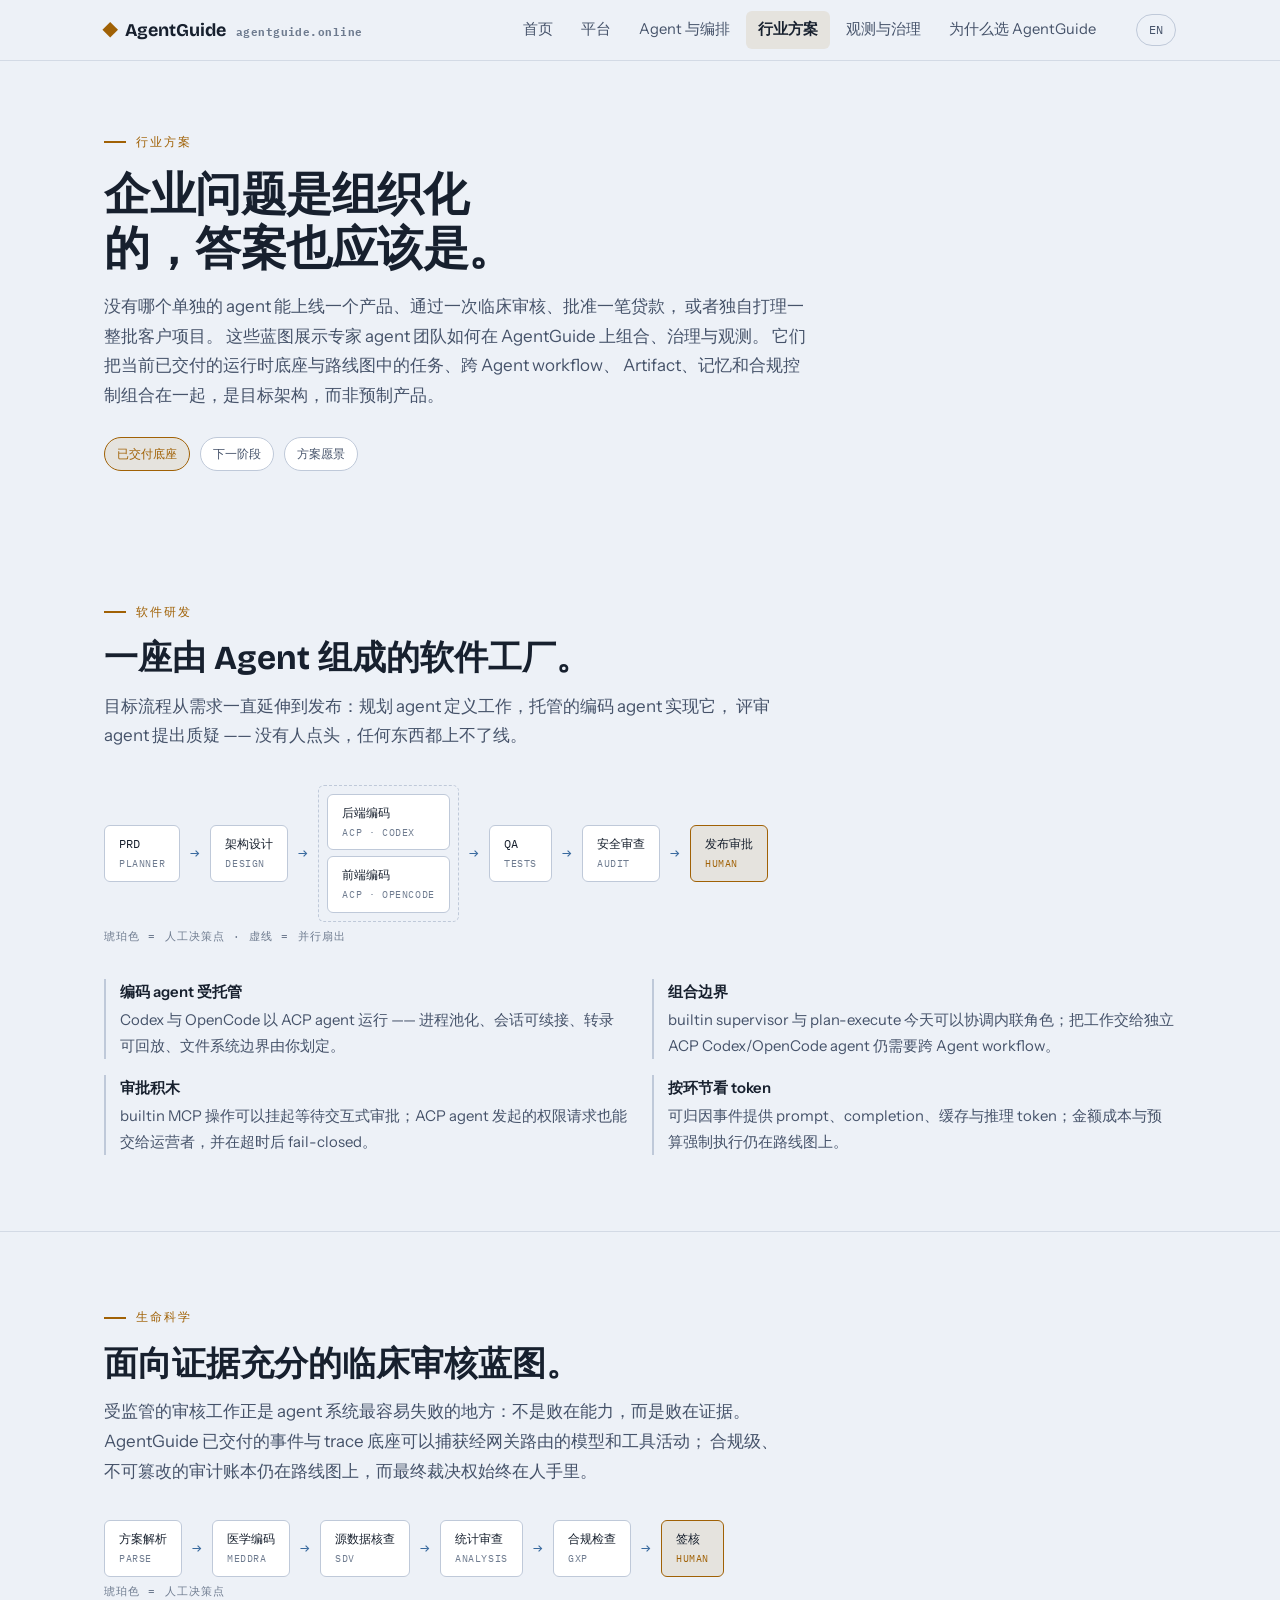
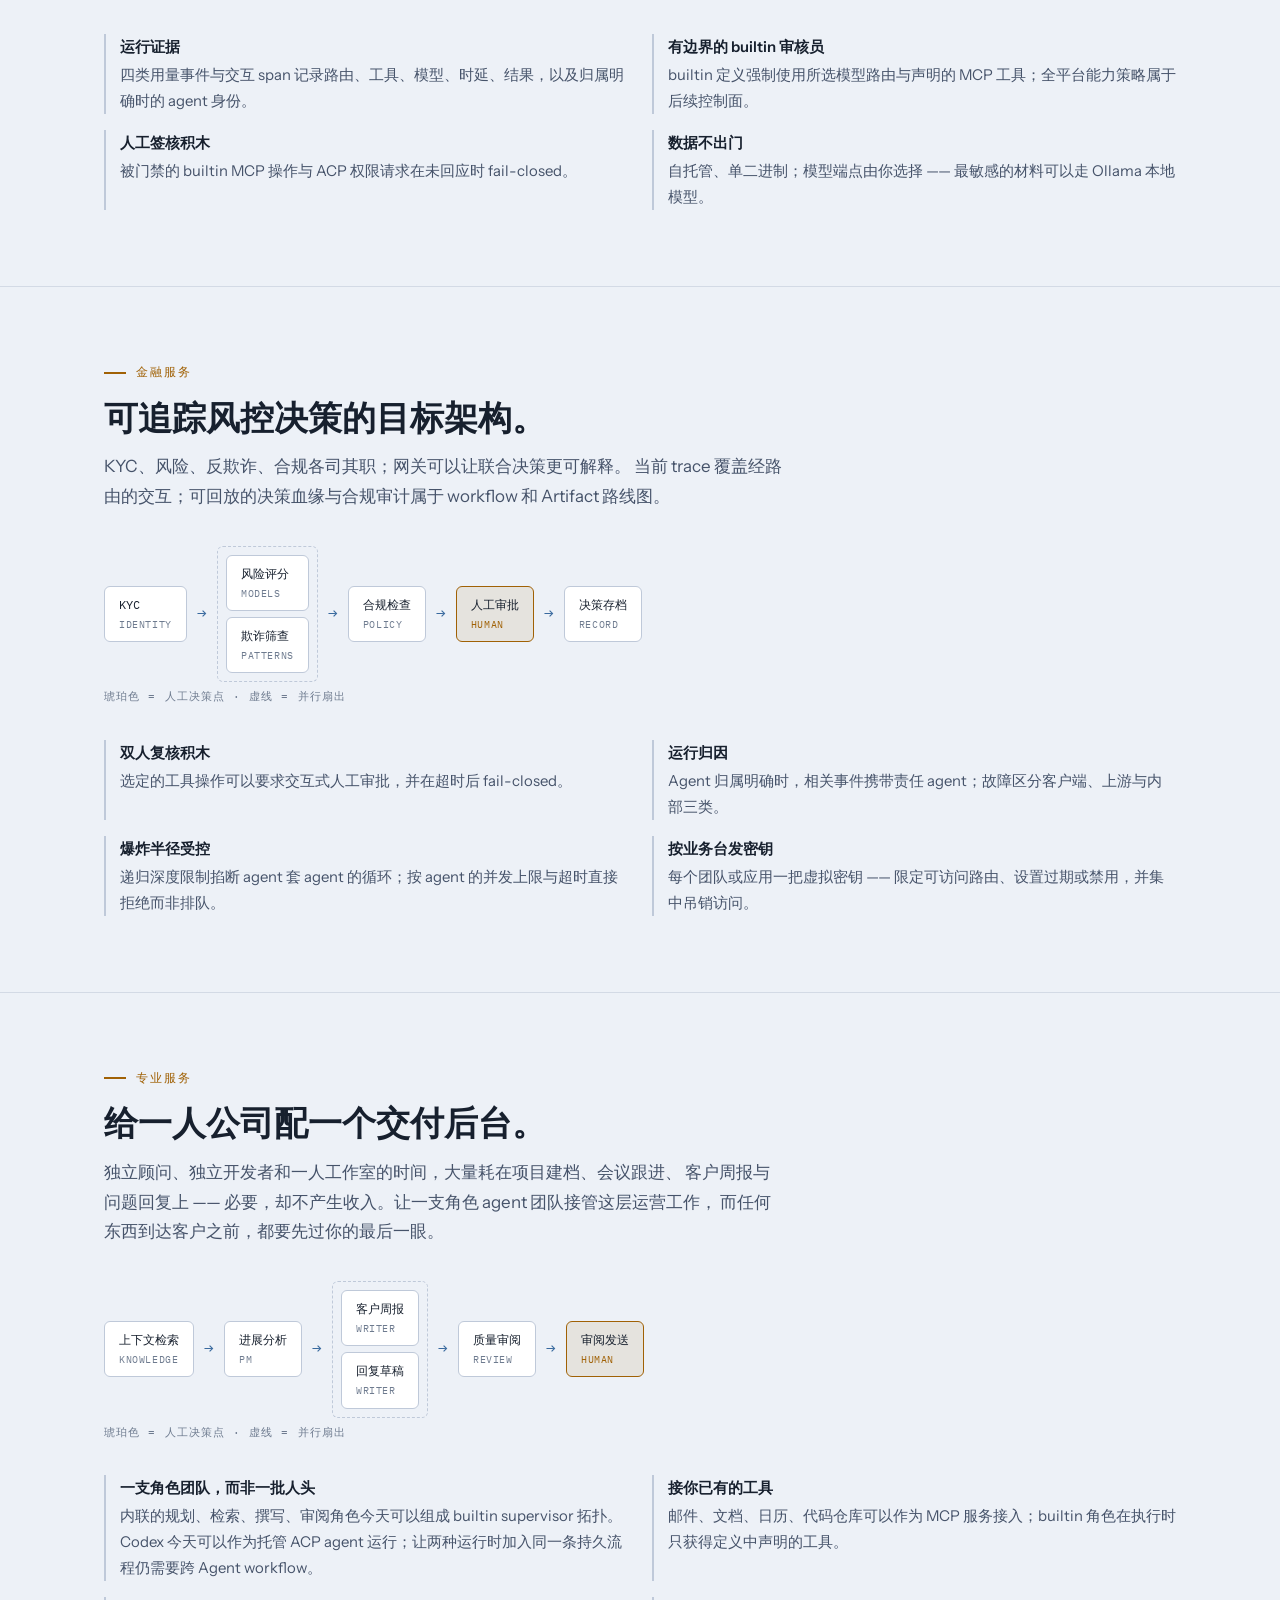
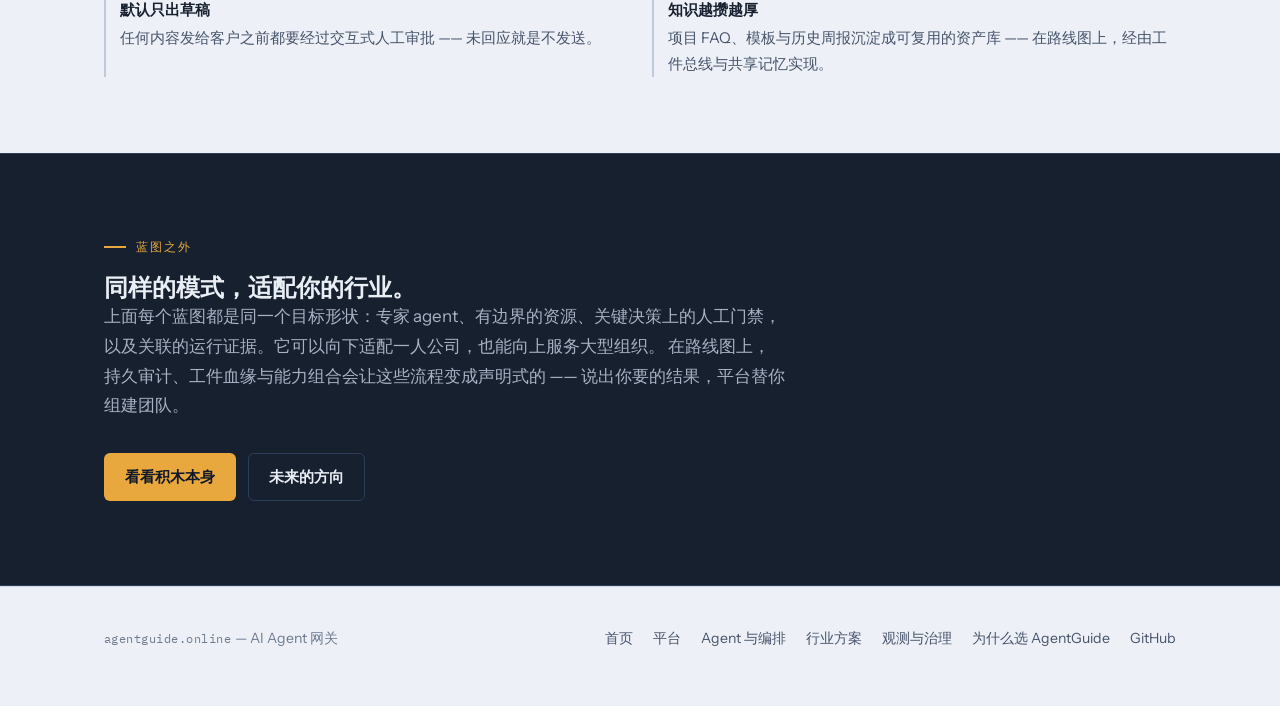
<file: website/zh/solutions.html>
<!doctype html>
<html lang="zh-CN">
<head>
<meta charset="utf-8">
<meta name="viewport" content="width=device-width, initial-scale=1">
<title>行业方案 — AgentGuide</title>
<meta name="description" content="建立在 AgentGuide 已交付运行时底座与编排路线图上的目标方案蓝图：软件交付、证据充分的审核、金融治理和客户交付后台。">
<link rel="preconnect" href="https://fonts.googleapis.com">
<link rel="preconnect" href="https://fonts.gstatic.com" crossorigin>
<link href="https://fonts.googleapis.com/css2?family=Bricolage+Grotesque:wght@600;700;800&family=Instrument+Sans:ital,wght@0,400;0,500;0,600;1,400&family=IBM+Plex+Mono:wght@400;500&display=swap" rel="stylesheet">
<link rel="alternate" hreflang="en" href="https://agentguide.online/solutions.html">
<link rel="alternate" hreflang="zh" href="https://agentguide.online/zh/solutions.html">
<link rel="alternate" hreflang="x-default" href="https://agentguide.online/solutions.html">
<link rel="stylesheet" href="../assets/site.css">
</head>
<body>

<header class="nav">
  <div class="wrap nav-inner">
    <a class="brand" href="index.html">
      <span class="brand-mark" aria-hidden="true"></span>
      AgentGuide
      <span class="brand-domain">agentguide.online</span>
    </a>
    <nav class="nav-links" aria-label="主导航">
      <a href="index.html">首页</a>
      <a href="platform.html">平台</a>
      <a href="agents.html">Agent 与编排</a>
      <a href="solutions.html" aria-current="page">行业方案</a>
      <a href="observability.html">观测与治理</a>
      <a href="why.html">为什么选 AgentGuide</a>
    </nav>
    <a class="lang-switch" href="../solutions.html" lang="en" hreflang="en">EN</a>
  </div>
</header>

<main>

  <section class="page-head">
    <div class="wrap">
      <p class="eyebrow">行业方案</p>
      <h1>企业问题是组织化的，答案也应该是。</h1>
      <p class="lede">
        没有哪个单独的 agent 能上线一个产品、通过一次临床审核、批准一笔贷款，
        或者独自打理一整批客户项目。
        这些蓝图展示专家 agent 团队如何在 AgentGuide 上组合、治理与观测。
        它们把当前已交付的运行时底座与路线图中的任务、跨 Agent workflow、
        Artifact、记忆和合规控制组合在一起，是目标架构，而非预制产品。
      </p>
      <div class="chip-row">
        <span class="chip chip-accent">已交付底座</span>
        <span class="chip">下一阶段</span>
        <span class="chip">方案愿景</span>
      </div>
    </div>
  </section>

  <section class="section" id="software-factory">
    <div class="wrap">
      <p class="eyebrow">软件研发</p>
      <h2>一座由 Agent 组成的软件工厂。</h2>
      <p class="lede">
        目标流程从需求一直延伸到发布：规划 agent 定义工作，托管的编码 agent 实现它，
        评审 agent 提出质疑 —— 没有人点头，任何东西都上不了线。
      </p>

      <div class="pipeline" role="img" aria-label="流水线：PRD，然后架构设计，然后前后端并行编码，然后 QA，然后安全审查，最后人工发布审批">
        <span class="p-step">PRD<small>planner</small></span>
        <span class="p-arrow">→</span>
        <span class="p-step">架构设计<small>design</small></span>
        <span class="p-arrow">→</span>
        <span class="p-par">
          <span class="p-step">后端编码<small>acp · codex</small></span>
          <span class="p-step">前端编码<small>acp · opencode</small></span>
        </span>
        <span class="p-arrow">→</span>
        <span class="p-step">QA<small>tests</small></span>
        <span class="p-arrow">→</span>
        <span class="p-step">安全审查<small>audit</small></span>
        <span class="p-arrow">→</span>
        <span class="p-step p-human">发布审批<small>human</small></span>
      </div>
      <p class="pipeline-caption">琥珀色 = 人工决策点 · 虚线 = 并行扇出</p>

      <ul class="feature-list">
        <li><b>编码 agent 受托管</b> Codex 与 OpenCode 以 ACP agent 运行 —— 进程池化、会话可续接、转录可回放、文件系统边界由你划定。</li>
        <li><b>组合边界</b> builtin supervisor 与 plan-execute 今天可以协调内联角色；把工作交给独立 ACP Codex/OpenCode agent 仍需要跨 Agent workflow。</li>
        <li><b>审批积木</b> builtin MCP 操作可以挂起等待交互式审批；ACP agent 发起的权限请求也能交给运营者，并在超时后 fail-closed。</li>
        <li><b>按环节看 token</b> 可归因事件提供 prompt、completion、缓存与推理 token；金额成本与预算强制执行仍在路线图上。</li>
      </ul>
    </div>
  </section>

  <section class="section" id="clinical-review">
    <div class="wrap">
      <p class="eyebrow">生命科学</p>
      <h2>面向证据充分的临床审核蓝图。</h2>
      <p class="lede">
        受监管的审核工作正是 agent 系统最容易失败的地方：不是败在能力，而是败在证据。
        AgentGuide 已交付的事件与 trace 底座可以捕获经网关路由的模型和工具活动；
        合规级、不可篡改的审计账本仍在路线图上，而最终裁决权始终在人手里。
      </p>

      <div class="pipeline" role="img" aria-label="流水线：方案解析、医学编码、源数据核查、统计审查、合规检查，最后人工签核">
        <span class="p-step">方案解析<small>parse</small></span>
        <span class="p-arrow">→</span>
        <span class="p-step">医学编码<small>meddra</small></span>
        <span class="p-arrow">→</span>
        <span class="p-step">源数据核查<small>sdv</small></span>
        <span class="p-arrow">→</span>
        <span class="p-step">统计审查<small>analysis</small></span>
        <span class="p-arrow">→</span>
        <span class="p-step">合规检查<small>gxp</small></span>
        <span class="p-arrow">→</span>
        <span class="p-step p-human">签核<small>human</small></span>
      </div>
      <p class="pipeline-caption">琥珀色 = 人工决策点</p>

      <ul class="feature-list">
        <li><b>运行证据</b> 四类用量事件与交互 span 记录路由、工具、模型、时延、结果，以及归属明确时的 agent 身份。</li>
        <li><b>有边界的 builtin 审核员</b> builtin 定义强制使用所选模型路由与声明的 MCP 工具；全平台能力策略属于后续控制面。</li>
        <li><b>人工签核积木</b> 被门禁的 builtin MCP 操作与 ACP 权限请求在未回应时 fail-closed。</li>
        <li><b>数据不出门</b> 自托管、单二进制；模型端点由你选择 —— 最敏感的材料可以走 Ollama 本地模型。</li>
      </ul>
    </div>
  </section>

  <section class="section" id="financial-governance">
    <div class="wrap">
      <p class="eyebrow">金融服务</p>
      <h2>可追踪风控决策的目标架构。</h2>
      <p class="lede">
        KYC、风险、反欺诈、合规各司其职；网关可以让联合决策更可解释。
        当前 trace 覆盖经路由的交互；可回放的决策血缘与合规审计属于 workflow 和 Artifact 路线图。
      </p>

      <div class="pipeline" role="img" aria-label="流水线：KYC，然后风险评分与欺诈筛查并行，然后合规检查，然后人工审批，最后决策存档">
        <span class="p-step">KYC<small>identity</small></span>
        <span class="p-arrow">→</span>
        <span class="p-par">
          <span class="p-step">风险评分<small>models</small></span>
          <span class="p-step">欺诈筛查<small>patterns</small></span>
        </span>
        <span class="p-arrow">→</span>
        <span class="p-step">合规检查<small>policy</small></span>
        <span class="p-arrow">→</span>
        <span class="p-step p-human">人工审批<small>human</small></span>
        <span class="p-arrow">→</span>
        <span class="p-step">决策存档<small>record</small></span>
      </div>
      <p class="pipeline-caption">琥珀色 = 人工决策点 · 虚线 = 并行扇出</p>

      <ul class="feature-list">
        <li><b>双人复核积木</b> 选定的工具操作可以要求交互式人工审批，并在超时后 fail-closed。</li>
        <li><b>运行归因</b> Agent 归属明确时，相关事件携带责任 agent；故障区分客户端、上游与内部三类。</li>
        <li><b>爆炸半径受控</b> 递归深度限制掐断 agent 套 agent 的循环；按 agent 的并发上限与超时直接拒绝而非排队。</li>
        <li><b>按业务台发密钥</b> 每个团队或应用一把虚拟密钥 —— 限定可访问路由、设置过期或禁用，并集中吊销访问。</li>
      </ul>
    </div>
  </section>

  <section class="section" id="client-delivery">
    <div class="wrap">
      <p class="eyebrow">专业服务</p>
      <h2>给一人公司配一个交付后台。</h2>
      <p class="lede">
        独立顾问、独立开发者和一人工作室的时间，大量耗在项目建档、会议跟进、
        客户周报与问题回复上 —— 必要，却不产生收入。让一支角色 agent 团队接管这层运营工作，
        而任何东西到达客户之前，都要先过你的最后一眼。
      </p>

      <div class="pipeline" role="img" aria-label="流水线：上下文检索，然后进展分析，然后客户周报与回复草稿并行起草，然后质量审阅，最后人工审阅发送">
        <span class="p-step">上下文检索<small>knowledge</small></span>
        <span class="p-arrow">→</span>
        <span class="p-step">进展分析<small>pm</small></span>
        <span class="p-arrow">→</span>
        <span class="p-par">
          <span class="p-step">客户周报<small>writer</small></span>
          <span class="p-step">回复草稿<small>writer</small></span>
        </span>
        <span class="p-arrow">→</span>
        <span class="p-step">质量审阅<small>review</small></span>
        <span class="p-arrow">→</span>
        <span class="p-step p-human">审阅发送<small>human</small></span>
      </div>
      <p class="pipeline-caption">琥珀色 = 人工决策点 · 虚线 = 并行扇出</p>

      <ul class="feature-list">
        <li><b>一支角色团队，而非一批人头</b> 内联的规划、检索、撰写、审阅角色今天可以组成 builtin supervisor 拓扑。Codex 今天可以作为托管 ACP agent 运行；让两种运行时加入同一条持久流程仍需要跨 Agent workflow。</li>
        <li><b>接你已有的工具</b> 邮件、文档、日历、代码仓库可以作为 MCP 服务接入；builtin 角色在执行时只获得定义中声明的工具。</li>
        <li><b>默认只出草稿</b> 任何内容发给客户之前都要经过交互式人工审批 —— 未回应就是不发送。</li>
        <li><b>知识越攒越厚</b> 项目 FAQ、模板与历史周报沉淀成可复用的资产库 —— 在路线图上，经由工件总线与共享记忆实现。</li>
      </ul>
    </div>
  </section>

  <section class="band">
    <div class="wrap">
      <p class="eyebrow">蓝图之外</p>
      <h2>同样的模式，适配你的行业。</h2>
      <p class="lede">
        上面每个蓝图都是同一个目标形状：专家 agent、有边界的资源、关键决策上的人工门禁，
        以及关联的运行证据。它可以向下适配一人公司，也能向上服务大型组织。
        在路线图上，持久审计、工件血缘与能力组合会让这些流程变成声明式的
        —— 说出你要的结果，平台替你组建团队。
      </p>
      <div class="cta-row" style="margin-top: 32px;">
        <a class="btn btn-primary" href="agents.html#topologies">看看积木本身</a>
        <a class="btn btn-ghost" href="why.html#vision">未来的方向</a>
      </div>
    </div>
  </section>

</main>

<footer>
  <div class="wrap footer-inner">
    <div>
      <span class="footer-domain">agentguide.online</span> — AI Agent 网关
    </div>
    <nav class="footer-links" aria-label="页脚导航">
      <a href="index.html">首页</a>
      <a href="platform.html">平台</a>
      <a href="agents.html">Agent 与编排</a>
      <a href="solutions.html">行业方案</a>
      <a href="observability.html">观测与治理</a>
      <a href="why.html">为什么选 AgentGuide</a>
      <a href="https://github.com/agent-guide/agent-gateway">GitHub</a>
    </nav>
  </div>
</footer>

</body>
</html>
</file>
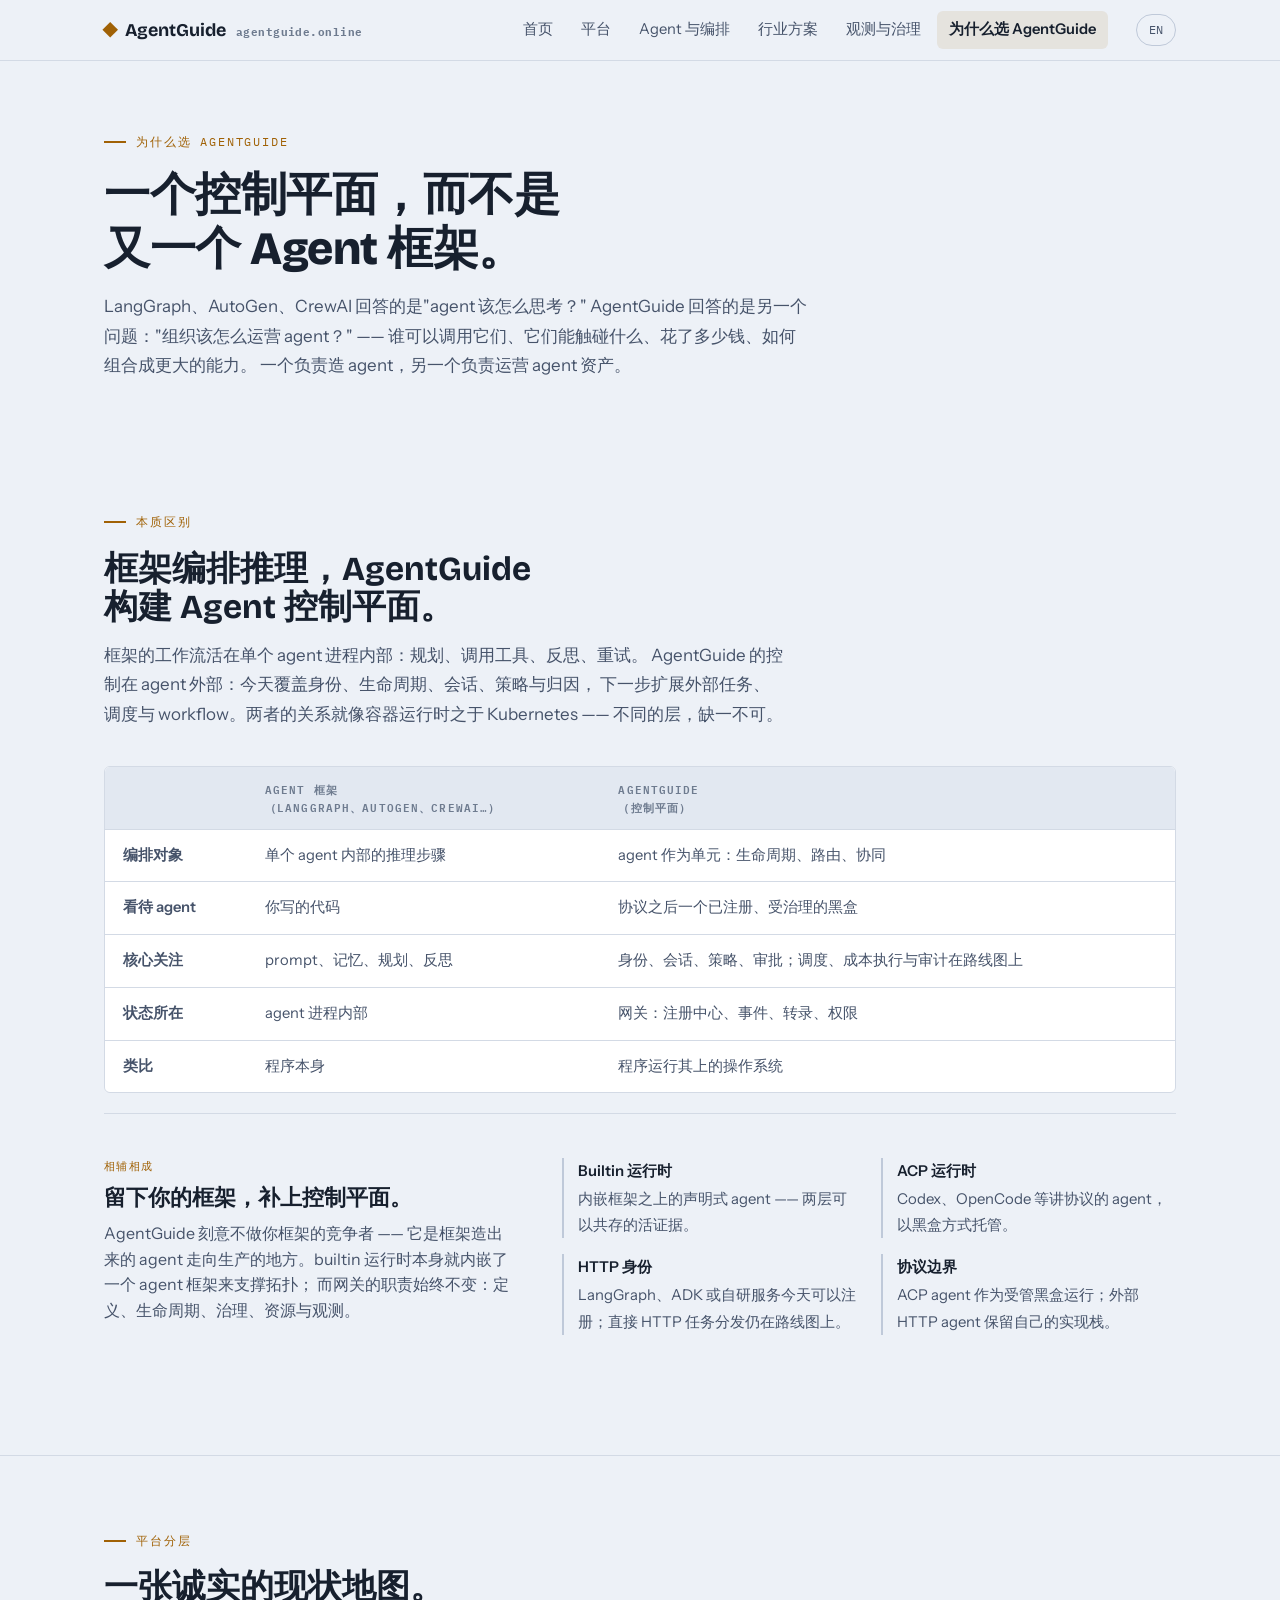
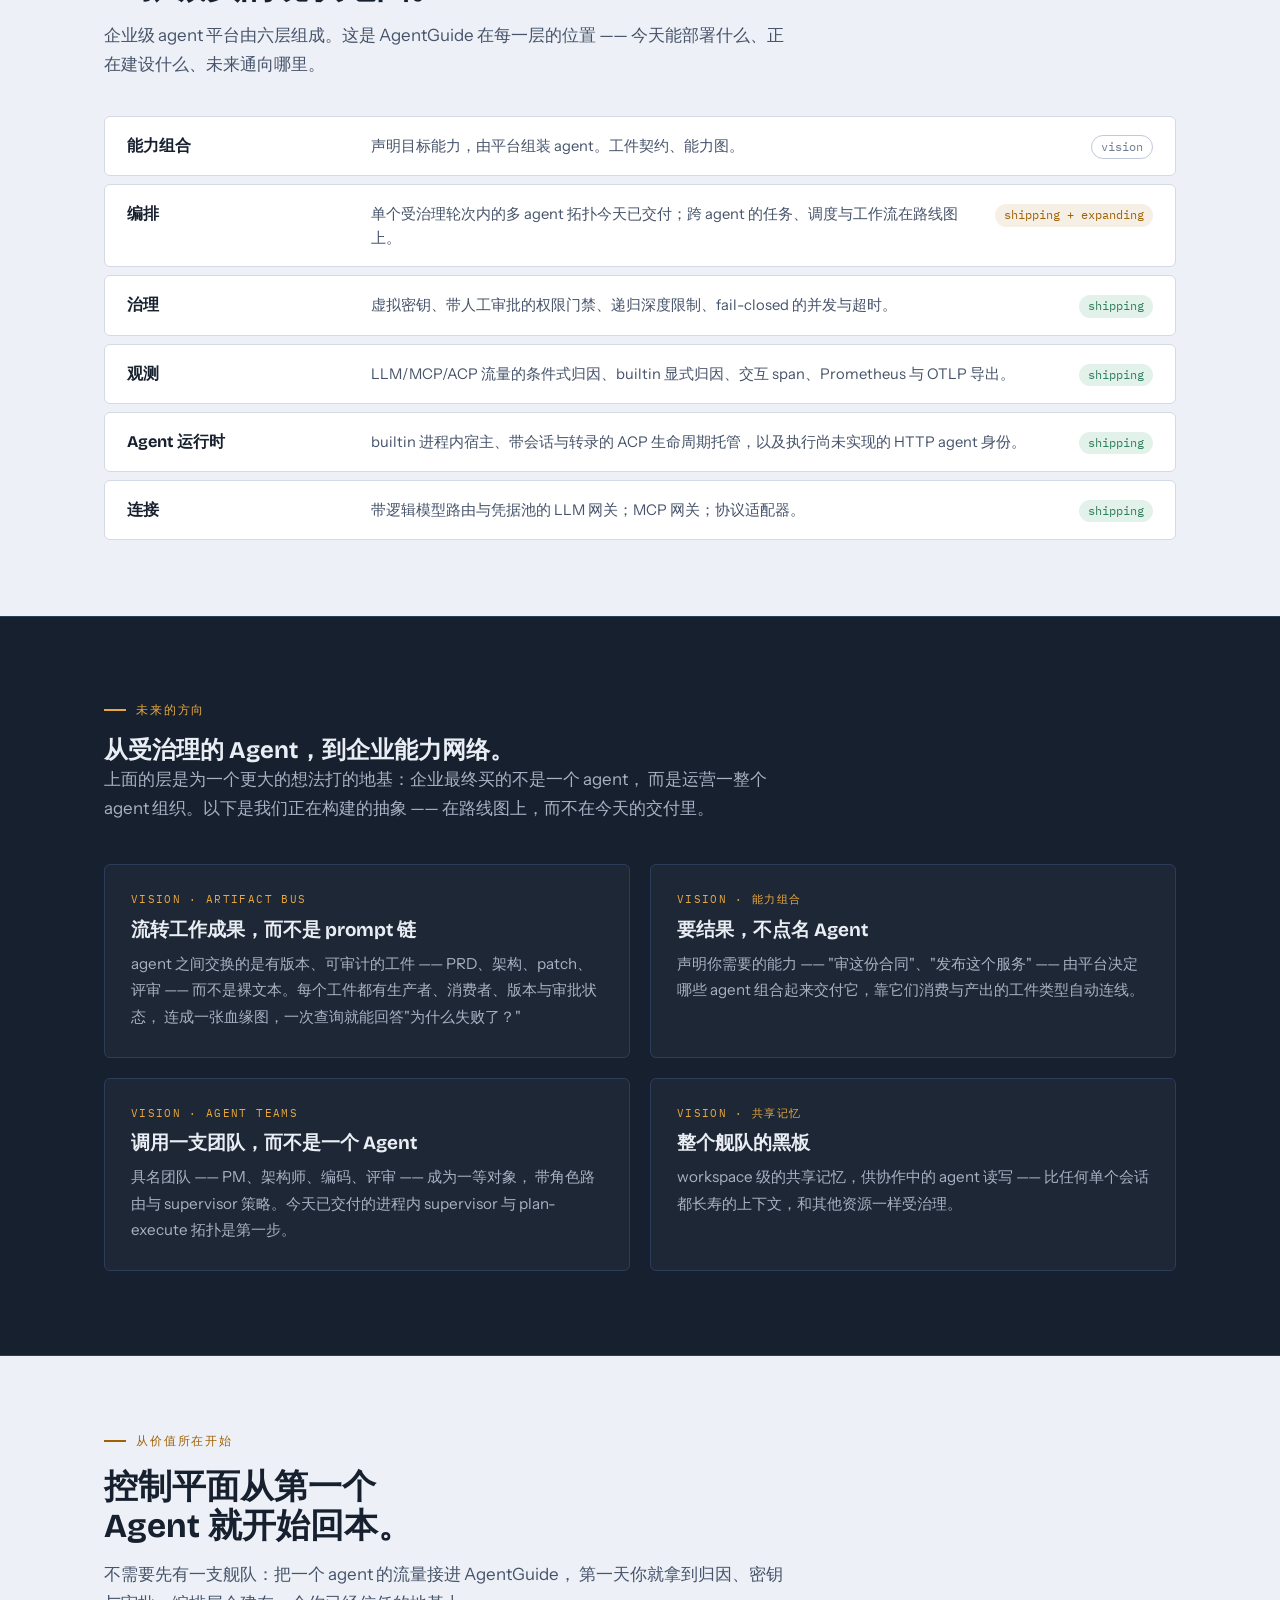
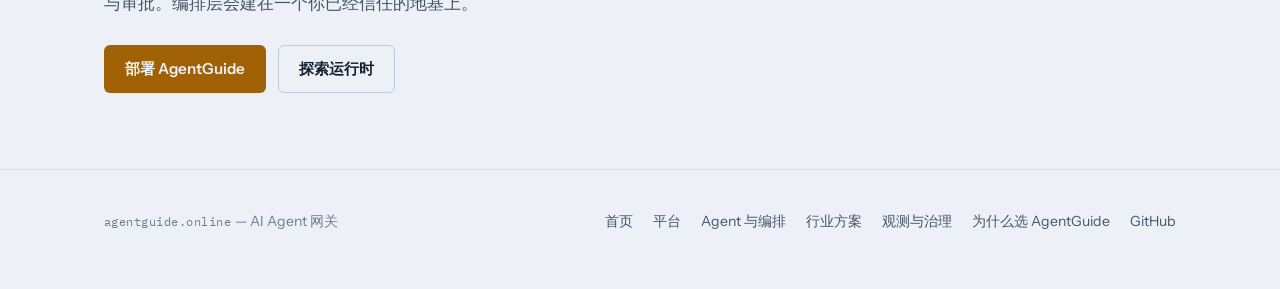
<file: website/zh/why.html>
<!doctype html>
<html lang="zh-CN">
<head>
<meta charset="utf-8">
<meta name="viewport" content="width=device-width, initial-scale=1">
<title>为什么选 AgentGuide — 控制平面，而非又一个框架</title>
<meta name="description" content="AgentGuide 与 LangGraph、AutoGen、Dify 的关系：框架构建 agent，AgentGuide 运营 agent 组织 —— 以及平台的未来方向。">
<link rel="preconnect" href="https://fonts.googleapis.com">
<link rel="preconnect" href="https://fonts.gstatic.com" crossorigin>
<link href="https://fonts.googleapis.com/css2?family=Bricolage+Grotesque:wght@600;700;800&family=Instrument+Sans:ital,wght@0,400;0,500;0,600;1,400&family=IBM+Plex+Mono:wght@400;500&display=swap" rel="stylesheet">
<link rel="alternate" hreflang="en" href="https://agentguide.online/why.html">
<link rel="alternate" hreflang="zh" href="https://agentguide.online/zh/why.html">
<link rel="alternate" hreflang="x-default" href="https://agentguide.online/why.html">
<link rel="stylesheet" href="../assets/site.css">
</head>
<body>

<header class="nav">
  <div class="wrap nav-inner">
    <a class="brand" href="index.html">
      <span class="brand-mark" aria-hidden="true"></span>
      AgentGuide
      <span class="brand-domain">agentguide.online</span>
    </a>
    <nav class="nav-links" aria-label="主导航">
      <a href="index.html">首页</a>
      <a href="platform.html">平台</a>
      <a href="agents.html">Agent 与编排</a>
      <a href="solutions.html">行业方案</a>
      <a href="observability.html">观测与治理</a>
      <a href="why.html" aria-current="page">为什么选 AgentGuide</a>
    </nav>
    <a class="lang-switch" href="../why.html" lang="en" hreflang="en">EN</a>
  </div>
</header>

<main>

  <section class="page-head">
    <div class="wrap">
      <p class="eyebrow">为什么选 AgentGuide</p>
      <h1>一个控制平面，而不是又一个 Agent 框架。</h1>
      <p class="lede">
        LangGraph、AutoGen、CrewAI 回答的是"agent 该怎么思考？"
        AgentGuide 回答的是另一个问题："组织该怎么运营 agent？"
        —— 谁可以调用它们、它们能触碰什么、花了多少钱、如何组合成更大的能力。
        一个负责造 agent，另一个负责运营 agent 资产。
      </p>
    </div>
  </section>

  <section class="section" id="distinction">
    <div class="wrap">
      <p class="eyebrow">本质区别</p>
      <h2>框架编排推理，AgentGuide 构建 Agent 控制平面。</h2>
      <p class="lede">
        框架的工作流活在单个 agent 进程内部：规划、调用工具、反思、重试。
        AgentGuide 的控制在 agent 外部：今天覆盖身份、生命周期、会话、策略与归因，
        下一步扩展外部任务、调度与 workflow。两者的关系就像容器运行时之于
        Kubernetes —— 不同的层，缺一不可。
      </p>

      <div class="table-scroll">
        <table>
          <thead>
            <tr>
              <th></th>
              <th>Agent 框架<br>（LangGraph、AutoGen、CrewAI…）</th>
              <th>AgentGuide<br>（控制平面）</th>
            </tr>
          </thead>
          <tbody>
            <tr>
              <td>编排对象</td>
              <td>单个 agent 内部的推理步骤</td>
              <td>agent 作为单元：生命周期、路由、协同</td>
            </tr>
            <tr>
              <td>看待 agent</td>
              <td>你写的代码</td>
              <td>协议之后一个已注册、受治理的黑盒</td>
            </tr>
            <tr>
              <td>核心关注</td>
              <td>prompt、记忆、规划、反思</td>
              <td>身份、会话、策略、审批；调度、成本执行与审计在路线图上</td>
            </tr>
            <tr>
              <td>状态所在</td>
              <td>agent 进程内部</td>
              <td>网关：注册中心、事件、转录、权限</td>
            </tr>
            <tr>
              <td>类比</td>
              <td>程序本身</td>
              <td>程序运行其上的操作系统</td>
            </tr>
          </tbody>
        </table>
      </div>

      <div class="feature-row" style="margin-top: 20px;">
        <div>
          <span class="kicker">相辅相成</span>
          <h3>留下你的框架，补上控制平面。</h3>
          <p>
            AgentGuide 刻意不做你框架的竞争者 —— 它是框架造出来的 agent
            走向生产的地方。builtin 运行时本身就内嵌了一个 agent 框架来支撑拓扑；
            而网关的职责始终不变：定义、生命周期、治理、资源与观测。
          </p>
        </div>
        <ul class="feature-list">
          <li><b>Builtin 运行时</b> 内嵌框架之上的声明式 agent —— 两层可以共存的活证据。</li>
          <li><b>ACP 运行时</b> Codex、OpenCode 等讲协议的 agent，以黑盒方式托管。</li>
          <li><b>HTTP 身份</b> LangGraph、ADK 或自研服务今天可以注册；直接 HTTP 任务分发仍在路线图上。</li>
          <li><b>协议边界</b> ACP agent 作为受管黑盒运行；外部 HTTP agent 保留自己的实现栈。</li>
        </ul>
      </div>
    </div>
  </section>

  <section class="section" id="layers">
    <div class="wrap">
      <p class="eyebrow">平台分层</p>
      <h2>一张诚实的现状地图。</h2>
      <p class="lede">
        企业级 agent 平台由六层组成。这是 AgentGuide 在每一层的位置
        —— 今天能部署什么、正在建设什么、未来通向哪里。
      </p>
      <div class="layer-stack">
        <div class="layer">
          <b>能力组合</b>
          <p>声明目标能力，由平台组装 agent。工件契约、能力图。</p>
          <span class="tag tag-dim">vision</span>
        </div>
        <div class="layer">
          <b>编排</b>
          <p>单个受治理轮次内的多 agent 拓扑今天已交付；跨 agent 的任务、调度与工作流在路线图上。</p>
          <span class="tag">shipping + expanding</span>
        </div>
        <div class="layer">
          <b>治理</b>
          <p>虚拟密钥、带人工审批的权限门禁、递归深度限制、fail-closed 的并发与超时。</p>
          <span class="tag tag-good">shipping</span>
        </div>
        <div class="layer">
          <b>观测</b>
          <p>LLM/MCP/ACP 流量的条件式归因、builtin 显式归因、交互 span、Prometheus 与 OTLP 导出。</p>
          <span class="tag tag-good">shipping</span>
        </div>
        <div class="layer">
          <b>Agent 运行时</b>
          <p>builtin 进程内宿主、带会话与转录的 ACP 生命周期托管，以及执行尚未实现的 HTTP agent 身份。</p>
          <span class="tag tag-good">shipping</span>
        </div>
        <div class="layer">
          <b>连接</b>
          <p>带逻辑模型路由与凭据池的 LLM 网关；MCP 网关；协议适配器。</p>
          <span class="tag tag-good">shipping</span>
        </div>
      </div>
    </div>
  </section>

  <section class="band" id="vision">
    <div class="wrap">
      <p class="eyebrow">未来的方向</p>
      <h2>从受治理的 Agent，到企业能力网络。</h2>
      <p class="lede">
        上面的层是为一个更大的想法打的地基：企业最终买的不是一个 agent，
        而是运营一整个 agent 组织。以下是我们正在构建的抽象
        —— 在路线图上，而不在今天的交付里。
      </p>
      <div class="card-grid cols-2">
        <div class="card">
          <span class="kicker">vision · artifact bus</span>
          <h3>流转工作成果，而不是 prompt 链</h3>
          <p>
            agent 之间交换的是有版本、可审计的工件 —— PRD、架构、patch、评审 ——
            而不是裸文本。每个工件都有生产者、消费者、版本与审批状态，
            连成一张血缘图，一次查询就能回答"为什么失败了？"
          </p>
        </div>
        <div class="card">
          <span class="kicker">vision · 能力组合</span>
          <h3>要结果，不点名 Agent</h3>
          <p>
            声明你需要的能力 —— "审这份合同"、"发布这个服务" ——
            由平台决定哪些 agent 组合起来交付它，靠它们消费与产出的工件类型自动连线。
          </p>
        </div>
        <div class="card">
          <span class="kicker">vision · agent teams</span>
          <h3>调用一支团队，而不是一个 Agent</h3>
          <p>
            具名团队 —— PM、架构师、编码、评审 —— 成为一等对象，
            带角色路由与 supervisor 策略。今天已交付的进程内 supervisor 与
            plan-execute 拓扑是第一步。
          </p>
        </div>
        <div class="card">
          <span class="kicker">vision · 共享记忆</span>
          <h3>整个舰队的黑板</h3>
          <p>
            workspace 级的共享记忆，供协作中的 agent 读写 ——
            比任何单个会话都长寿的上下文，和其他资源一样受治理。
          </p>
        </div>
      </div>
    </div>
  </section>

  <section class="section cta-final">
    <div class="wrap">
      <p class="eyebrow">从价值所在开始</p>
      <h2>控制平面从第一个 Agent 就开始回本。</h2>
      <p class="lede">
        不需要先有一支舰队：把一个 agent 的流量接进 AgentGuide，
        第一天你就拿到归因、密钥与审批。编排层会建在一个你已经信任的地基上。
      </p>
      <div class="cta-row">
        <a class="btn btn-primary" href="platform.html#deploy">部署 AgentGuide</a>
        <a class="btn btn-ghost" href="agents.html">探索运行时</a>
      </div>
    </div>
  </section>

</main>

<footer>
  <div class="wrap footer-inner">
    <div>
      <span class="footer-domain">agentguide.online</span> — AI Agent 网关
    </div>
    <nav class="footer-links" aria-label="页脚导航">
      <a href="index.html">首页</a>
      <a href="platform.html">平台</a>
      <a href="agents.html">Agent 与编排</a>
      <a href="solutions.html">行业方案</a>
      <a href="observability.html">观测与治理</a>
      <a href="why.html">为什么选 AgentGuide</a>
      <a href="https://github.com/agent-guide/agent-gateway">GitHub</a>
    </nav>
  </div>
</footer>

</body>
</html>
</file>
<file: website/assets/site.css>
/* AgentGuide product site — shared design system
   Theme: "control tower" — deep ink-blue ground, amber signal accent, steel diagram lines */

:root {
  /* light theme (cool paper) */
  --bg: #edf1f7;
  --surface: #ffffff;
  --surface-2: #e2e8f1;
  --ink: #17202e;
  --ink-2: #46536a;
  --ink-3: #6e7b8f;
  --line: #d3dae5;
  --line-2: #bfc9d9;
  --accent: #a06105;
  --accent-strong: #7f4c02;
  --accent-soft: rgba(160, 97, 5, 0.1);
  --steel: #38699e;
  --good: #2e7d5b;
  --bad: #b4453d;
  --band-bg: #17202e;
  --band-ink: #e9edf4;
  --band-ink-2: #a7b2c4;
  --band-line: #2c3d5c;
  --band-accent: #e8a83e;
  --code-bg: #10182a;
  --code-ink: #cfd8e6;

  --font-display: "Bricolage Grotesque", "Avenir Next", "Segoe UI", "Trebuchet MS", "PingFang SC", "Hiragino Sans GB", "Noto Sans SC", "Microsoft YaHei", sans-serif;
  --font-body: "Instrument Sans", "Helvetica Neue", "Segoe UI", "PingFang SC", "Hiragino Sans GB", "Noto Sans SC", "Microsoft YaHei", Arial, sans-serif;
  --font-mono: "IBM Plex Mono", ui-monospace, "SF Mono", Menlo, Consolas, monospace;

  --maxw: 1120px;
  --radius: 6px;
}

@media (prefers-color-scheme: dark) {
  :root {
    --bg: #0b111e;
    --surface: #121a2a;
    --surface-2: #1a2539;
    --ink: #e9edf4;
    --ink-2: #a7b2c4;
    --ink-3: #7c889d;
    --line: #223049;
    --line-2: #2d3e5e;
    --accent: #e8a83e;
    --accent-strong: #f2be63;
    --accent-soft: rgba(232, 168, 62, 0.13);
    --steel: #6fa3d8;
    --good: #55b58a;
    --bad: #d9756c;
    --band-bg: #080d17;
    --band-ink: #e9edf4;
    --band-ink-2: #a7b2c4;
    --band-line: #26344f;
    --band-accent: #e8a83e;
    --code-bg: #0a101d;
    --code-ink: #cfd8e6;
  }
}

:root[data-theme="dark"] {
  --bg: #0b111e;
  --surface: #121a2a;
  --surface-2: #1a2539;
  --ink: #e9edf4;
  --ink-2: #a7b2c4;
  --ink-3: #7c889d;
  --line: #223049;
  --line-2: #2d3e5e;
  --accent: #e8a83e;
  --accent-strong: #f2be63;
  --accent-soft: rgba(232, 168, 62, 0.13);
  --steel: #6fa3d8;
  --good: #55b58a;
  --bad: #d9756c;
  --band-bg: #080d17;
  --band-ink: #e9edf4;
  --band-ink-2: #a7b2c4;
  --band-line: #26344f;
  --band-accent: #e8a83e;
  --code-bg: #0a101d;
  --code-ink: #cfd8e6;
}

:root[data-theme="light"] {
  --bg: #edf1f7;
  --surface: #ffffff;
  --surface-2: #e2e8f1;
  --ink: #17202e;
  --ink-2: #46536a;
  --ink-3: #6e7b8f;
  --line: #d3dae5;
  --line-2: #bfc9d9;
  --accent: #a06105;
  --accent-strong: #7f4c02;
  --accent-soft: rgba(160, 97, 5, 0.1);
  --steel: #38699e;
  --good: #2e7d5b;
  --bad: #b4453d;
  --band-bg: #17202e;
  --band-ink: #e9edf4;
  --band-ink-2: #a7b2c4;
  --band-line: #2c3d5c;
  --band-accent: #e8a83e;
  --code-bg: #10182a;
  --code-ink: #cfd8e6;
}

* { box-sizing: border-box; }

html { scroll-behavior: smooth; }

body {
  margin: 0;
  background: var(--bg);
  color: var(--ink);
  font-family: var(--font-body);
  font-size: 1.0rem;
  line-height: 1.6;
  -webkit-font-smoothing: antialiased;
}

a { color: var(--accent); text-decoration: none; }
a:hover { text-decoration: underline; }
a:focus-visible, button:focus-visible {
  outline: 2px solid var(--accent);
  outline-offset: 2px;
  border-radius: 2px;
}

h1, h2, h3 {
  font-family: var(--font-display);
  line-height: 1.15;
  text-wrap: balance;
  margin: 0;
}

p { margin: 0; }

.wrap {
  max-width: var(--maxw);
  margin: 0 auto;
  padding: 0 24px;
}

/* ---------- nav ---------- */

.nav {
  border-bottom: 1px solid var(--line);
  background: var(--bg);
  position: sticky;
  top: 0;
  z-index: 20;
}

.nav-inner {
  display: flex;
  align-items: center;
  gap: 28px;
  height: 60px;
}

.brand {
  display: flex;
  align-items: baseline;
  gap: 10px;
  font-family: var(--font-display);
  font-weight: 700;
  font-size: 1.12rem;
  color: var(--ink);
  margin-right: auto;
}
.brand:hover { text-decoration: none; }

.brand-mark {
  width: 11px;
  height: 11px;
  background: var(--accent);
  transform: rotate(45deg) translateY(-1px);
  display: inline-block;
  flex: none;
}

.brand-domain {
  font-family: var(--font-mono);
  font-size: 0.68rem;
  color: var(--ink-3);
  letter-spacing: 0.04em;
}

.nav-links {
  display: flex;
  gap: 4px;
  overflow-x: auto;
}

.nav-links a {
  color: var(--ink-2);
  font-size: 0.92rem;
  padding: 7px 12px;
  border-radius: var(--radius);
  white-space: nowrap;
}
.nav-links a:hover { color: var(--ink); text-decoration: none; background: var(--surface-2); }
.nav-links a[aria-current="page"] {
  color: var(--ink);
  background: var(--accent-soft);
  font-weight: 600;
}

.lang-switch {
  flex: none;
  font-family: var(--font-mono);
  font-size: 0.76rem;
  padding: 5px 12px;
  border: 1px solid var(--line-2);
  border-radius: 999px;
  color: var(--ink-2);
  white-space: nowrap;
}
.lang-switch:hover {
  border-color: var(--accent);
  color: var(--accent);
  text-decoration: none;
}

:lang(zh) .lede,
:lang(zh) .card p,
:lang(zh) .feature-list li,
:lang(zh) td {
  line-height: 1.75;
}

/* ---------- shared section furniture ---------- */

.section { padding: 76px 0; }
.section + .section { border-top: 1px solid var(--line); }

.eyebrow {
  font-family: var(--font-mono);
  font-size: 0.72rem;
  letter-spacing: 0.16em;
  text-transform: uppercase;
  color: var(--accent);
  display: flex;
  align-items: center;
  gap: 10px;
  margin-bottom: 18px;
}
.eyebrow::before {
  content: "";
  width: 22px;
  height: 2px;
  background: var(--accent);
  flex: none;
}

.section h2 {
  font-size: clamp(1.6rem, 3vw, 2.1rem);
  font-weight: 700;
  max-width: 26ch;
  margin-bottom: 14px;
}

.lede {
  color: var(--ink-2);
  font-size: 1.06rem;
  max-width: 62ch;
}

.kicker {
  font-family: var(--font-mono);
  font-size: 0.7rem;
  letter-spacing: 0.12em;
  text-transform: uppercase;
  color: var(--ink-3);
}

/* ---------- hero ---------- */

.hero { padding: 84px 0 72px; }

.hero-grid {
  display: grid;
  grid-template-columns: minmax(0, 5fr) minmax(0, 6fr);
  gap: 56px;
  align-items: center;
}

.hero h1 {
  font-size: clamp(2.3rem, 5vw, 3.4rem);
  font-weight: 800;
  letter-spacing: -0.015em;
  margin-bottom: 20px;
}

.hero h1 em {
  font-style: normal;
  color: var(--accent);
}

.hero .lede { margin-bottom: 30px; }

.cta-row { display: flex; gap: 12px; flex-wrap: wrap; }

.btn {
  display: inline-block;
  padding: 11px 20px;
  border-radius: var(--radius);
  font-weight: 600;
  font-size: 0.95rem;
  border: 1px solid transparent;
}
.btn:hover { text-decoration: none; }

.btn-primary {
  background: var(--accent);
  color: var(--bg);
}
.btn-primary:hover { background: var(--accent-strong); }

.btn-ghost {
  border-color: var(--line-2);
  color: var(--ink);
}
.btn-ghost:hover { border-color: var(--accent); color: var(--accent); }

/* hero diagram */

.diagram-frame {
  border: 1px solid var(--line);
  border-radius: var(--radius);
  background: var(--surface);
  padding: 18px;
  overflow-x: auto;
}

.diagram-frame .kicker { margin-bottom: 10px; display: block; }

.diagram-frame svg { display: block; width: 100%; height: auto; min-width: 520px; }

.dg-box { fill: var(--surface-2); stroke: var(--line-2); }
.dg-core { fill: var(--accent-soft); stroke: var(--accent); }
.dg-label {
  font-family: var(--font-mono);
  font-size: 11px;
  fill: var(--ink-2);
  letter-spacing: 0.04em;
}
.dg-label-strong { fill: var(--ink); font-weight: 600; }
.dg-label-accent { fill: var(--accent); }
.dg-flow {
  fill: none;
  stroke: var(--steel);
  stroke-width: 1.4;
  stroke-dasharray: 5 5;
  animation: dgflow 1.6s linear infinite;
}
.dg-flow-b { stroke: var(--accent); }
.dg-num {
  font-family: var(--font-mono);
  font-size: 10.5px;
  font-weight: 600;
}
.dg-num-a { fill: var(--steel); }
.dg-num-b { fill: var(--accent); }
.dg-group {
  fill: var(--ink-3);
  font-size: 9.5px;
  letter-spacing: 0.12em;
  text-transform: uppercase;
}
.dg-caption {
  text-anchor: middle;
  fill: var(--ink-3);
  font-size: 10px;
}
@keyframes dgflow { to { stroke-dashoffset: -20; } }
@media (prefers-reduced-motion: reduce) {
  .dg-flow { animation: none; }
}

/* ---------- stat strip ---------- */

.stat-strip {
  border-top: 1px solid var(--line);
  border-bottom: 1px solid var(--line);
  background: var(--surface);
}

.stat-strip-inner {
  display: grid;
  grid-template-columns: repeat(4, 1fr);
  gap: 1px;
}

.stat {
  padding: 22px 24px;
  border-left: 1px solid var(--line);
}
.stat:first-child { border-left: none; }

.stat b {
  display: block;
  font-family: var(--font-display);
  font-size: 1.7rem;
  font-weight: 700;
  font-variant-numeric: tabular-nums;
  color: var(--ink);
}

.stat span { font-size: 0.85rem; color: var(--ink-3); }

/* ---------- cards ---------- */

.card-grid {
  display: grid;
  grid-template-columns: repeat(3, 1fr);
  gap: 20px;
  margin-top: 40px;
}

.card-grid.cols-2 { grid-template-columns: repeat(2, 1fr); }
.card-grid.cols-4 { grid-template-columns: repeat(4, 1fr); }

.card {
  background: var(--surface);
  border: 1px solid var(--line);
  border-radius: var(--radius);
  padding: 26px;
  display: flex;
  flex-direction: column;
  gap: 10px;
}

.card .kicker { color: var(--accent); }

.card h3 {
  font-size: 1.18rem;
  font-weight: 700;
}

.card p { color: var(--ink-2); font-size: 0.95rem; }

.card ul {
  margin: 4px 0 0;
  padding-left: 18px;
  color: var(--ink-2);
  font-size: 0.92rem;
  display: flex;
  flex-direction: column;
  gap: 6px;
}

.card .more { margin-top: auto; padding-top: 10px; font-size: 0.9rem; font-weight: 600; }

/* ---------- chips ---------- */

.chip-row { display: flex; flex-wrap: wrap; gap: 10px; margin-top: 26px; }

.chip {
  font-family: var(--font-mono);
  font-size: 0.78rem;
  padding: 6px 12px;
  border: 1px solid var(--line-2);
  border-radius: 999px;
  color: var(--ink-2);
  background: var(--surface);
}

.chip-accent { border-color: var(--accent); color: var(--accent); background: var(--accent-soft); }

/* ---------- feature rows ---------- */

.feature-row {
  display: grid;
  grid-template-columns: minmax(0, 2fr) minmax(0, 3fr);
  gap: 48px;
  align-items: start;
  padding: 44px 0;
  border-top: 1px solid var(--line);
}
.feature-row:first-of-type { border-top: none; padding-top: 8px; }

.feature-row h3 { font-size: 1.35rem; font-weight: 700; margin-bottom: 10px; }
.feature-row .kicker { display: block; margin-bottom: 10px; color: var(--accent); }
.feature-row > div > p { color: var(--ink-2); max-width: 56ch; }

.feature-list {
  display: grid;
  grid-template-columns: repeat(2, 1fr);
  gap: 16px 24px;
  margin: 0;
  padding: 0;
  list-style: none;
}

.feature-list li {
  border-left: 2px solid var(--line-2);
  padding-left: 14px;
  font-size: 0.93rem;
  color: var(--ink-2);
}

.feature-list li b { display: block; color: var(--ink); font-weight: 600; margin-bottom: 2px; }

/* ---------- table ---------- */

.table-scroll { overflow-x: auto; margin-top: 36px; border: 1px solid var(--line); border-radius: var(--radius); }

table {
  width: 100%;
  border-collapse: collapse;
  background: var(--surface);
  font-size: 0.92rem;
  min-width: 720px;
}

th, td {
  text-align: left;
  padding: 13px 18px;
  border-bottom: 1px solid var(--line);
  vertical-align: top;
}

th {
  font-family: var(--font-mono);
  font-size: 0.7rem;
  letter-spacing: 0.1em;
  text-transform: uppercase;
  color: var(--ink-3);
  background: var(--surface-2);
  font-weight: 600;
}

tbody tr:last-child td { border-bottom: none; }

td:first-child { font-weight: 600; white-space: nowrap; }
td { color: var(--ink-2); }

.tag {
  display: inline-block;
  font-family: var(--font-mono);
  font-size: 0.72rem;
  padding: 2px 9px;
  border-radius: 999px;
  background: var(--accent-soft);
  color: var(--accent);
  white-space: nowrap;
}
.tag-steel { background: transparent; border: 1px solid var(--line-2); color: var(--steel); }

/* ---------- dark band (flagship section) ---------- */

.band {
  background: var(--band-bg);
  color: var(--band-ink);
  padding: 84px 0;
  border-top: 1px solid var(--band-line);
  border-bottom: 1px solid var(--band-line);
}

.band .eyebrow { color: var(--band-accent); }
.band .eyebrow::before { background: var(--band-accent); }
.band h2 { color: var(--band-ink); }
.band .lede { color: var(--band-ink-2); }

.band .card {
  background: rgba(255, 255, 255, 0.03);
  border-color: var(--band-line);
}
.band .card h3 { color: var(--band-ink); }
.band .card p, .band .card ul { color: var(--band-ink-2); }
.band .card .kicker { color: var(--band-accent); }

.band .btn-primary { background: var(--band-accent); color: #10182a; }
.band .btn-primary:hover { background: #f2be63; }
.band .btn-ghost { border-color: var(--band-line); color: var(--band-ink); }
.band .btn-ghost:hover { border-color: var(--band-accent); color: var(--band-accent); }

/* ---------- code block ---------- */

.code-block {
  background: var(--code-bg);
  color: var(--code-ink);
  border-radius: var(--radius);
  border: 1px solid var(--band-line);
  padding: 20px 22px;
  overflow-x: auto;
  font-family: var(--font-mono);
  font-size: 0.82rem;
  line-height: 1.65;
  margin-top: 30px;
}

.code-block .c { color: #667899; }
.code-block .k { color: #e8a83e; }
.code-block .s { color: #8fbe8f; }

pre { margin: 0; }

/* ---------- event table mock ---------- */

.mono-cell { font-family: var(--font-mono); font-size: 0.8rem; white-space: nowrap; }
.num { font-variant-numeric: tabular-nums; text-align: right; }
td.num { font-family: var(--font-mono); font-size: 0.82rem; }
.ok-dot, .err-dot {
  display: inline-block;
  width: 7px;
  height: 7px;
  border-radius: 50%;
  margin-right: 7px;
  vertical-align: 1px;
}
.ok-dot { background: var(--good); }
.err-dot { background: var(--bad); }

/* ---------- pipeline (solutions page) ---------- */

.pipeline {
  display: flex;
  flex-wrap: wrap;
  align-items: center;
  gap: 10px;
  margin: 34px 0 6px;
}

.p-step {
  font-family: var(--font-mono);
  font-size: 0.78rem;
  padding: 8px 14px;
  border: 1px solid var(--line-2);
  border-radius: var(--radius);
  background: var(--surface);
  color: var(--ink);
  white-space: nowrap;
}

.p-step small {
  display: block;
  font-size: 0.64rem;
  color: var(--ink-3);
  letter-spacing: 0.06em;
  text-transform: uppercase;
  margin-top: 2px;
}

.p-human {
  border-color: var(--accent);
  background: var(--accent-soft);
}
.p-human small { color: var(--accent); }

.p-arrow {
  font-family: var(--font-mono);
  color: var(--steel);
  flex: none;
  user-select: none;
}

.p-par {
  display: flex;
  flex-direction: column;
  gap: 6px;
  border: 1px dashed var(--line-2);
  border-radius: var(--radius);
  padding: 8px;
}

.pipeline-caption {
  font-family: var(--font-mono);
  font-size: 0.68rem;
  letter-spacing: 0.1em;
  text-transform: uppercase;
  color: var(--ink-3);
  margin-bottom: 34px;
}

/* ---------- layer stack (why page) ---------- */

.layer-stack {
  margin-top: 36px;
  display: flex;
  flex-direction: column;
  gap: 8px;
}

.layer {
  display: grid;
  grid-template-columns: 220px minmax(0, 1fr) auto;
  gap: 8px 24px;
  align-items: baseline;
  background: var(--surface);
  border: 1px solid var(--line);
  border-radius: var(--radius);
  padding: 16px 22px;
}

.layer b {
  font-family: var(--font-display);
  font-size: 1.02rem;
  font-weight: 700;
}

.layer p { color: var(--ink-2); font-size: 0.92rem; }

.tag-good { background: rgba(62, 155, 112, 0.14); color: var(--good); }
.tag-dim { background: transparent; border: 1px solid var(--line-2); color: var(--ink-3); }

@media (max-width: 760px) {
  .layer { grid-template-columns: 1fr auto; }
  .layer p { grid-column: 1 / -1; }
}

/* ---------- page header (subpages) ---------- */

.page-head { padding: 72px 0 56px; }
.page-head h1 {
  font-size: clamp(2rem, 4.5vw, 2.9rem);
  font-weight: 800;
  letter-spacing: -0.01em;
  margin-bottom: 16px;
  max-width: 22ch;
}
.page-head .lede { max-width: 64ch; }

/* ---------- CTA + footer ---------- */

.cta-final { text-align: left; }
.cta-final .cta-row { margin-top: 26px; }

footer {
  border-top: 1px solid var(--line);
  padding: 40px 0 56px;
  color: var(--ink-3);
  font-size: 0.88rem;
}

.footer-inner {
  display: flex;
  flex-wrap: wrap;
  gap: 16px 40px;
  align-items: baseline;
  justify-content: space-between;
}

.footer-links { display: flex; flex-wrap: wrap; gap: 20px; }
.footer-links a { color: var(--ink-2); }

.footer-domain { font-family: var(--font-mono); font-size: 0.78rem; letter-spacing: 0.04em; }

/* ---------- responsive ---------- */

@media (max-width: 900px) {
  .hero-grid { grid-template-columns: 1fr; gap: 40px; }
  .card-grid, .card-grid.cols-4 { grid-template-columns: repeat(2, 1fr); }
  .feature-row { grid-template-columns: 1fr; gap: 24px; }
  .stat-strip-inner { grid-template-columns: repeat(2, 1fr); }
  .stat:nth-child(3) { border-left: none; }
  .stat { border-top: 1px solid var(--line); }
  .stat:nth-child(-n+2) { border-top: none; }
}

@media (max-width: 600px) {
  .card-grid, .card-grid.cols-2, .card-grid.cols-4 { grid-template-columns: 1fr; }
  .feature-list { grid-template-columns: 1fr; }
  .section { padding: 56px 0; }
  .nav-inner { gap: 12px; }
  .brand-domain { display: none; }
}
</file>
